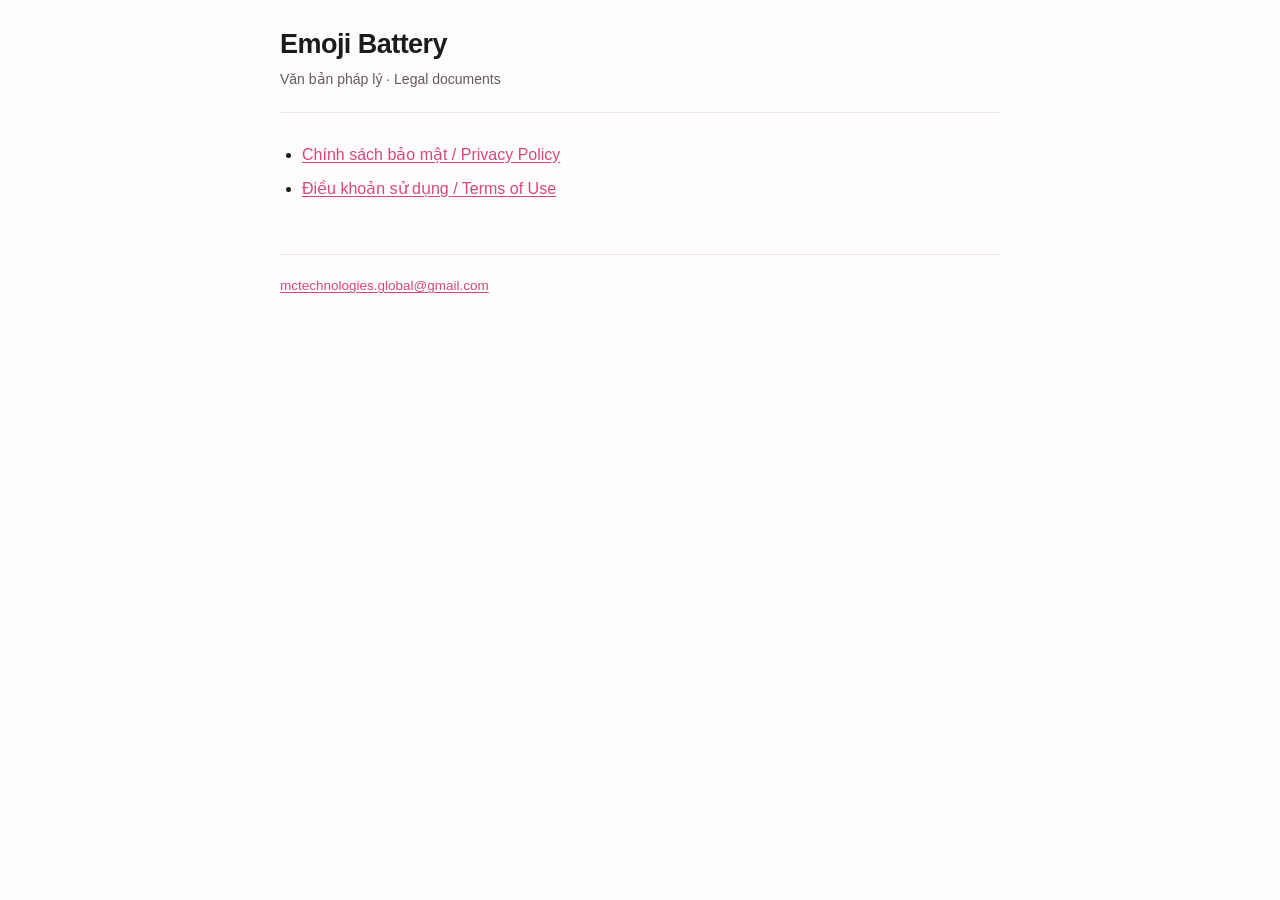
<file: index.html>
<!doctype html>
<html lang="vi">
<head>
<meta charset="utf-8">
<meta name="viewport" content="width=device-width, initial-scale=1">
<title>Emoji Battery — Văn bản pháp lý</title>
<link rel="stylesheet" href="legal.css">
</head>
<body>
<div class="wrap">
<header>
  <h1>Emoji Battery</h1>
  <p class="sub">Văn bản pháp lý · Legal documents</p>
</header>
<ul>
  <li><a href="privacy.html">Chính sách bảo mật / Privacy Policy</a></li>
  <li><a href="terms.html">Điều khoản sử dụng / Terms of Use</a></li>
</ul>
<footer>
  <p><a href="mailto:mctechnologies.global@gmail.com">mctechnologies.global@gmail.com</a></p>
</footer>
</div>
</body>
</html>
</file>
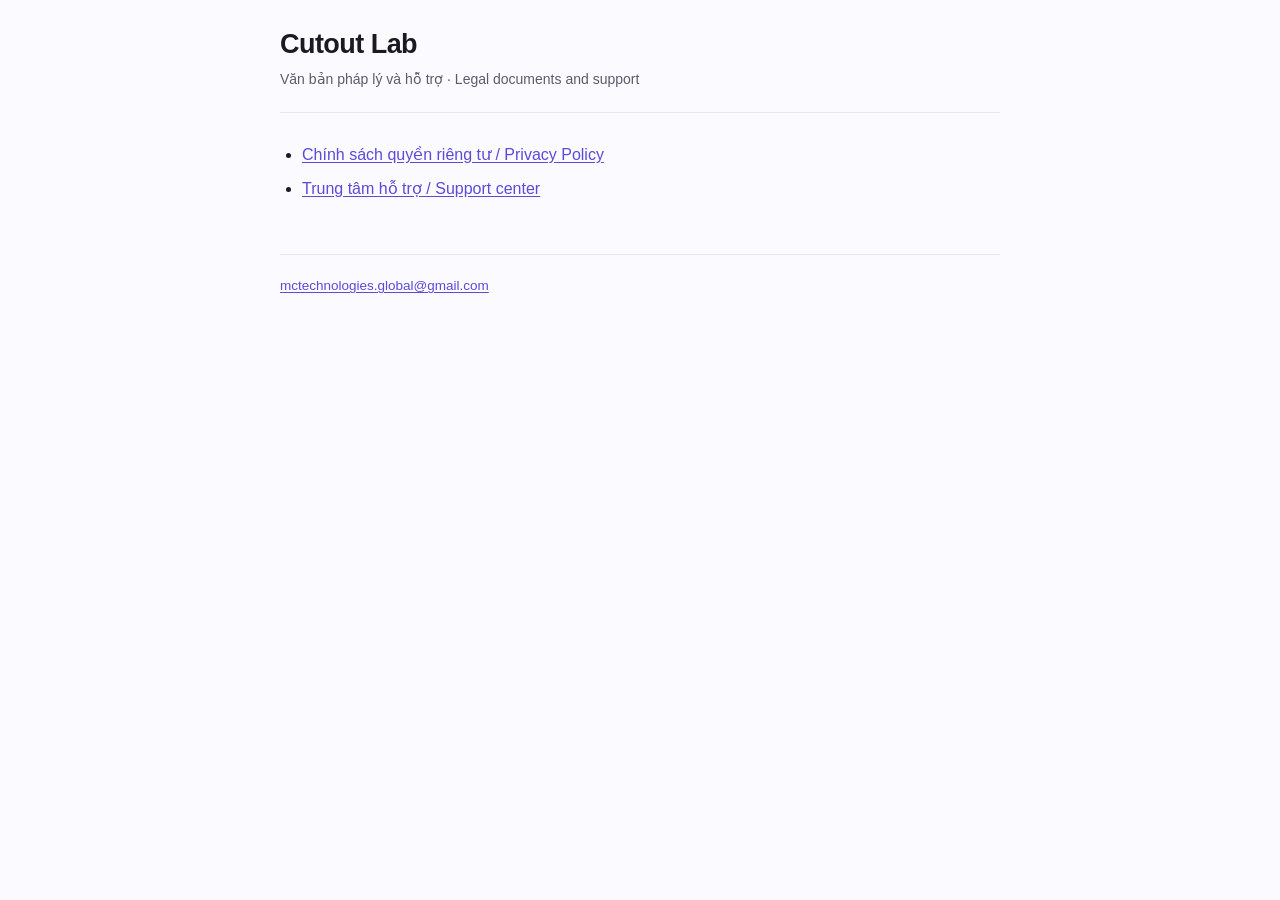
<file: cutoutlab/index.html>
<!doctype html>
<html lang="vi">
<head>
<meta charset="utf-8">
<meta name="viewport" content="width=device-width, initial-scale=1">
<title>Cutout Lab — Văn bản pháp lý và hỗ trợ</title>
<link rel="stylesheet" href="legal.css">
</head>
<body>
<div class="wrap">
<header>
  <h1>Cutout Lab</h1>
  <p class="sub">Văn bản pháp lý và hỗ trợ · Legal documents and support</p>
</header>
<ul>
  <li><a href="privacy.html">Chính sách quyền riêng tư / Privacy Policy</a></li>
  <li><a href="support.html">Trung tâm hỗ trợ / Support center</a></li>
</ul>
<footer>
  <p><a href="mailto:mctechnologies.global@gmail.com">mctechnologies.global@gmail.com</a></p>
</footer>
</div>
</body>
</html>
</file>
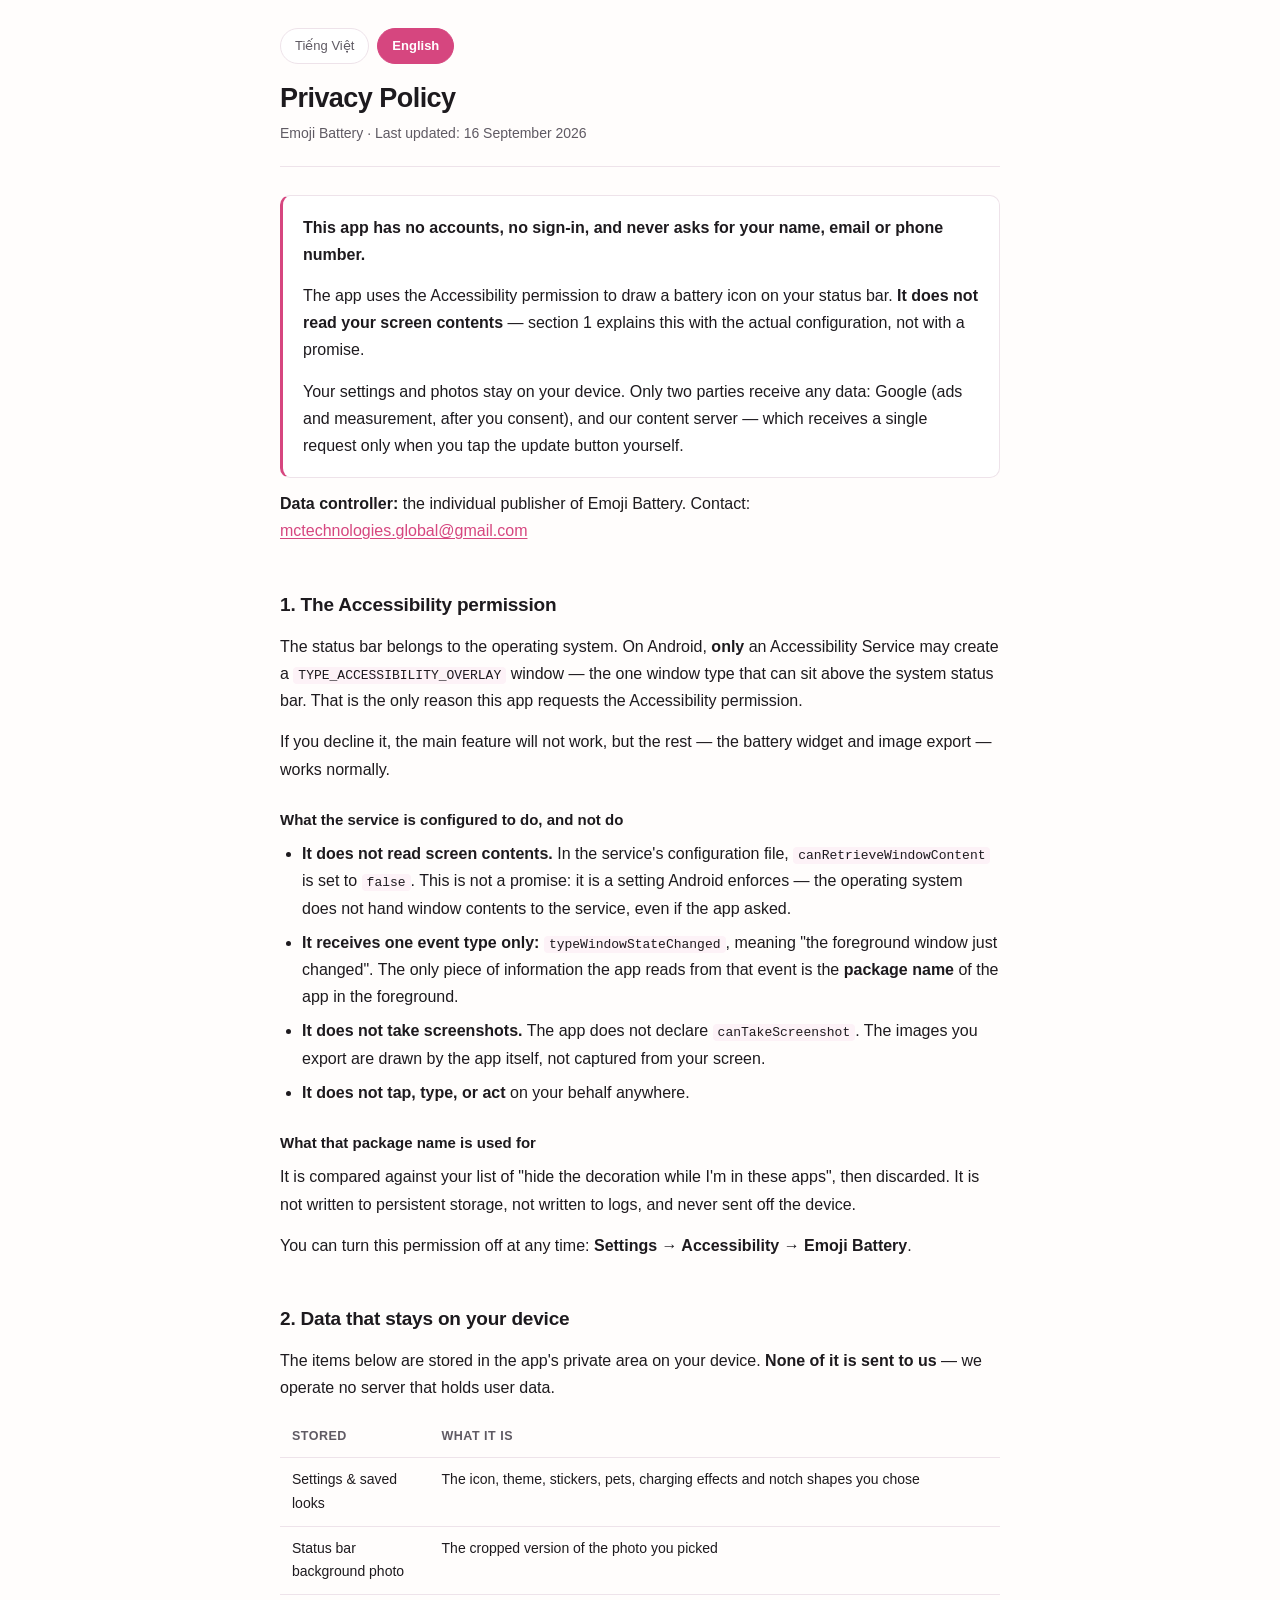
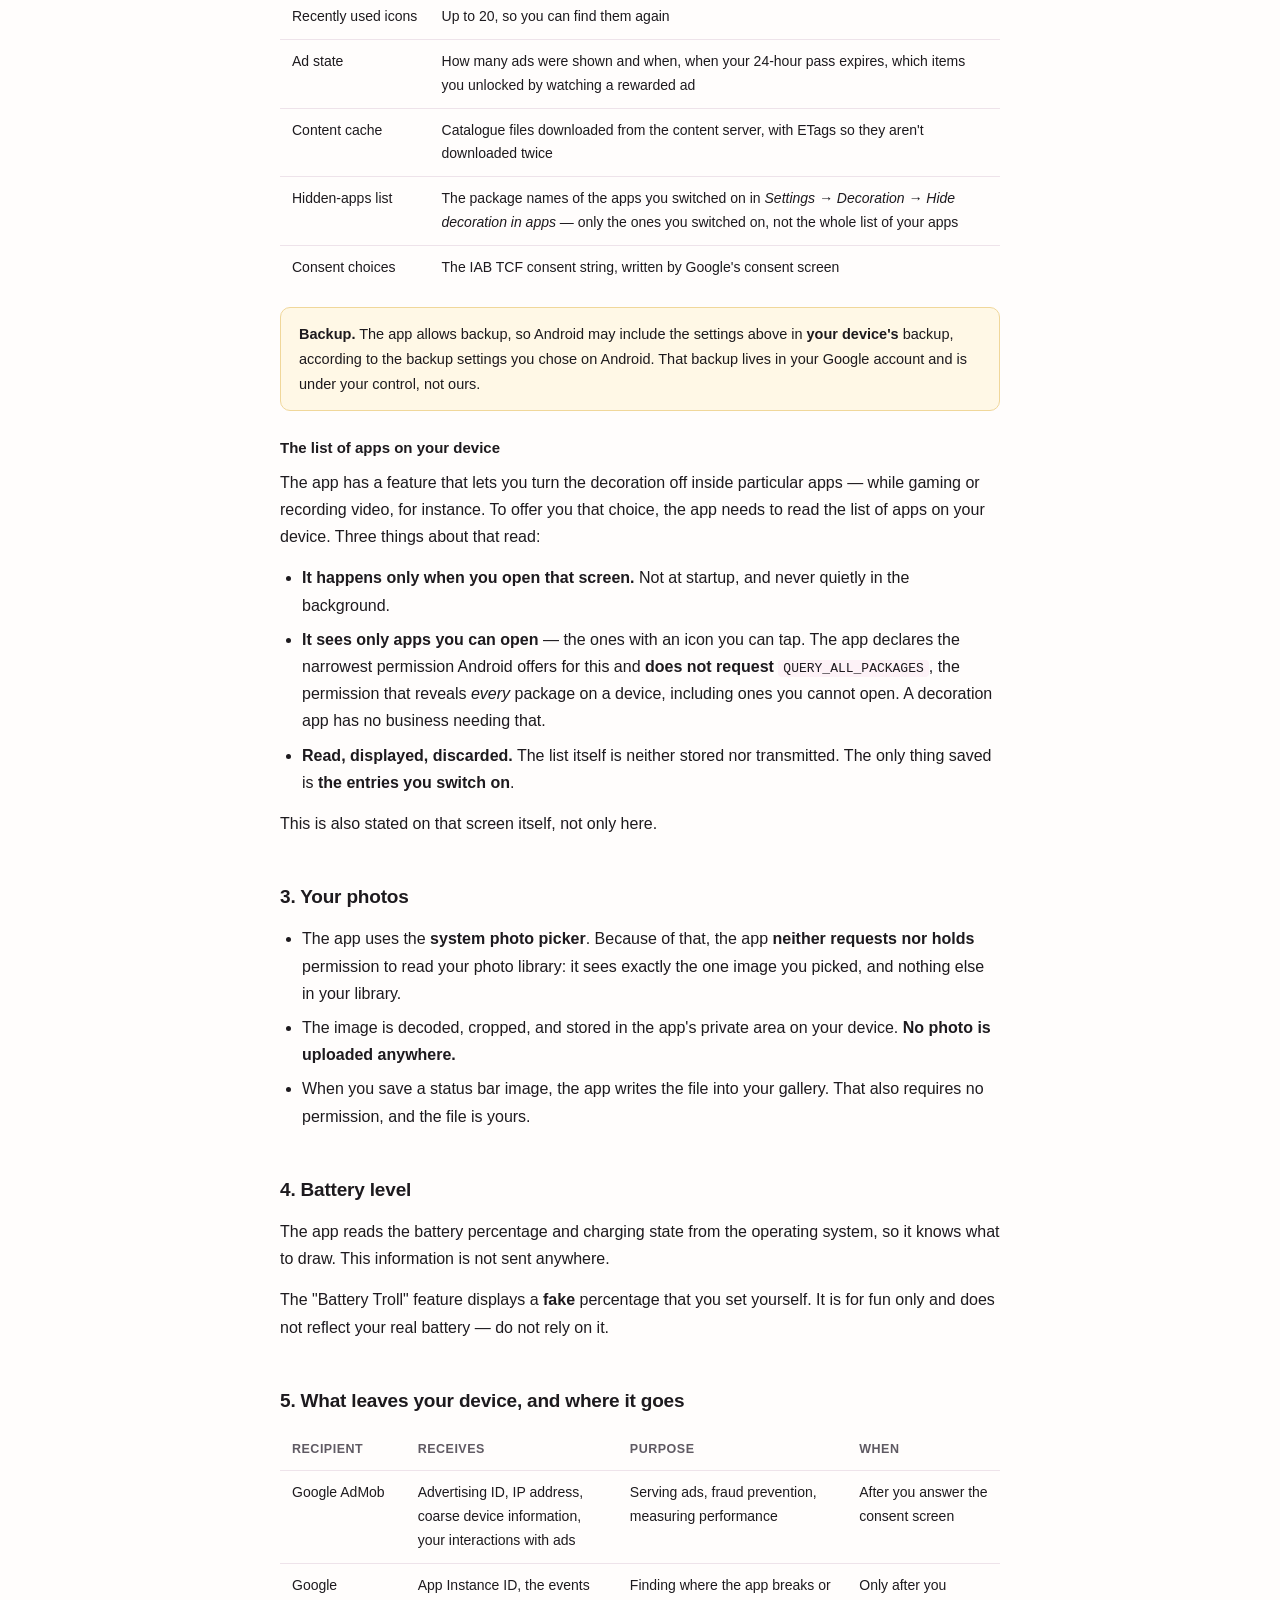
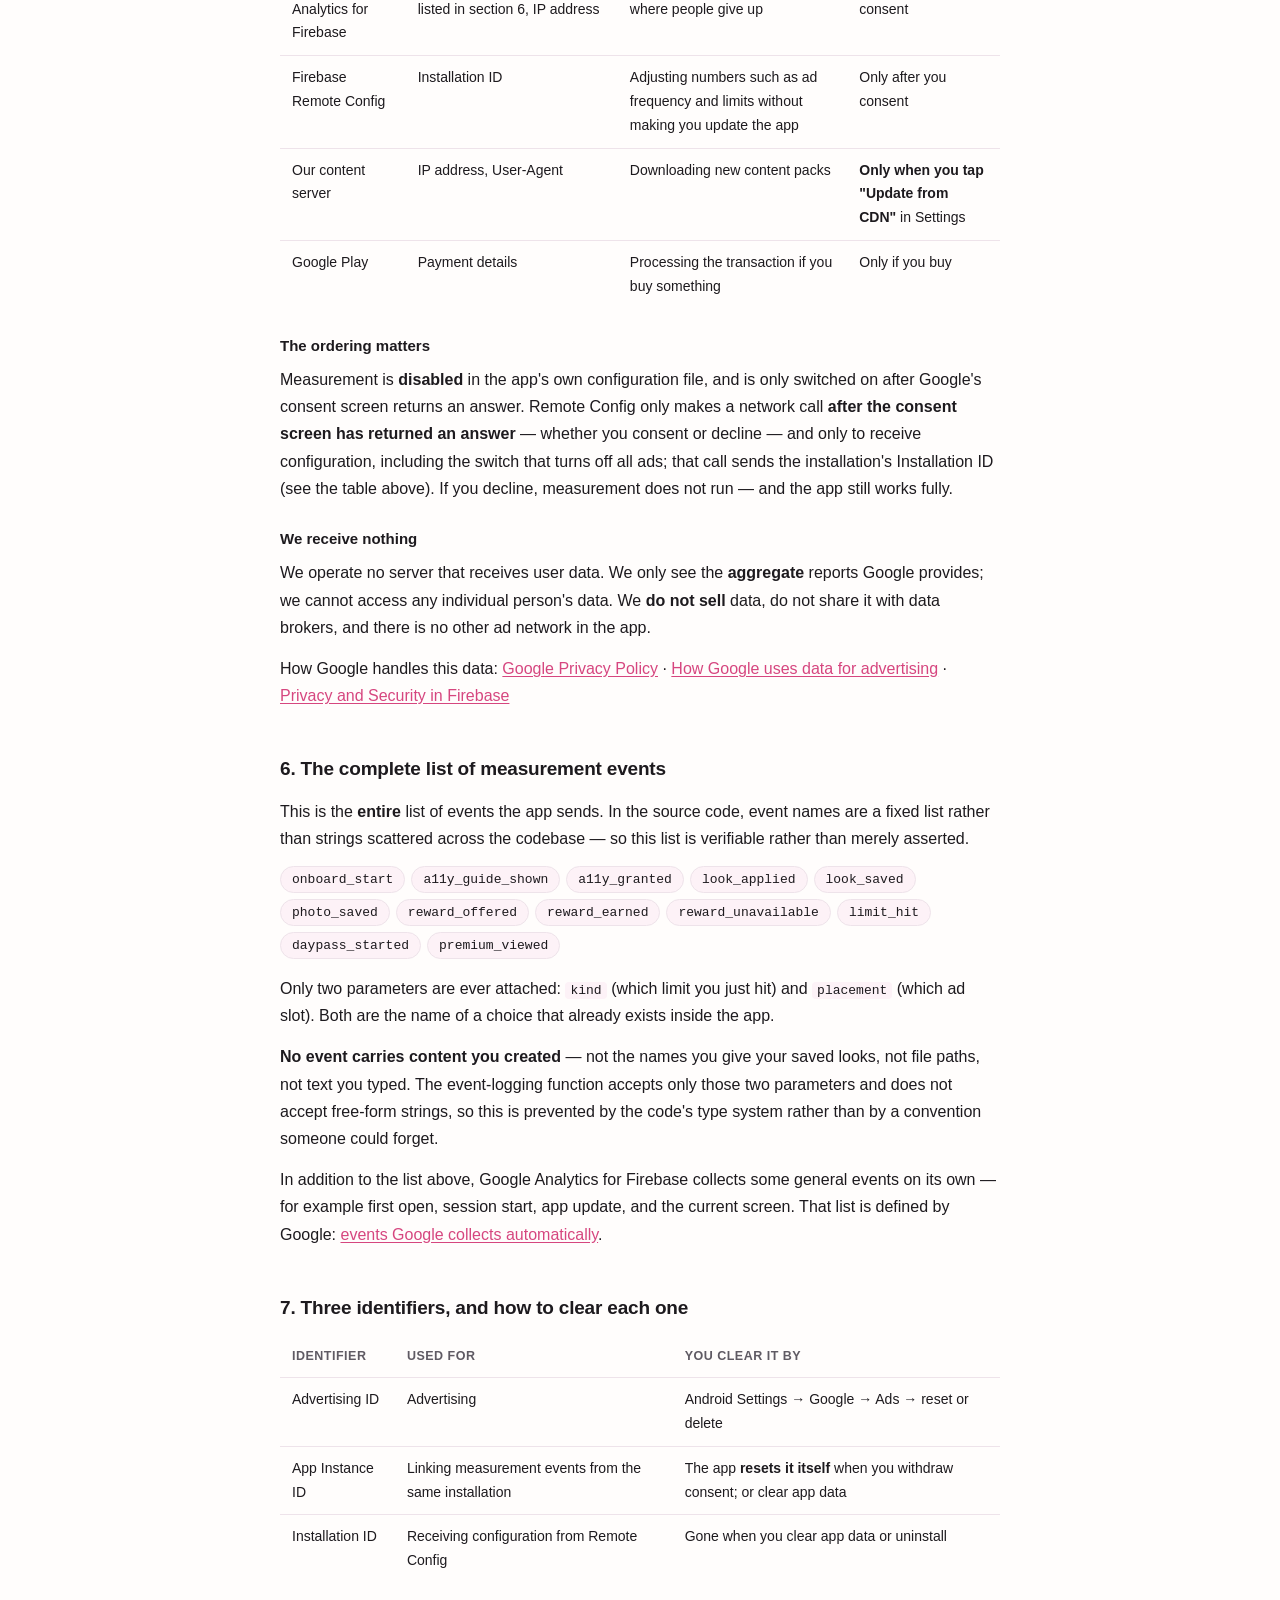
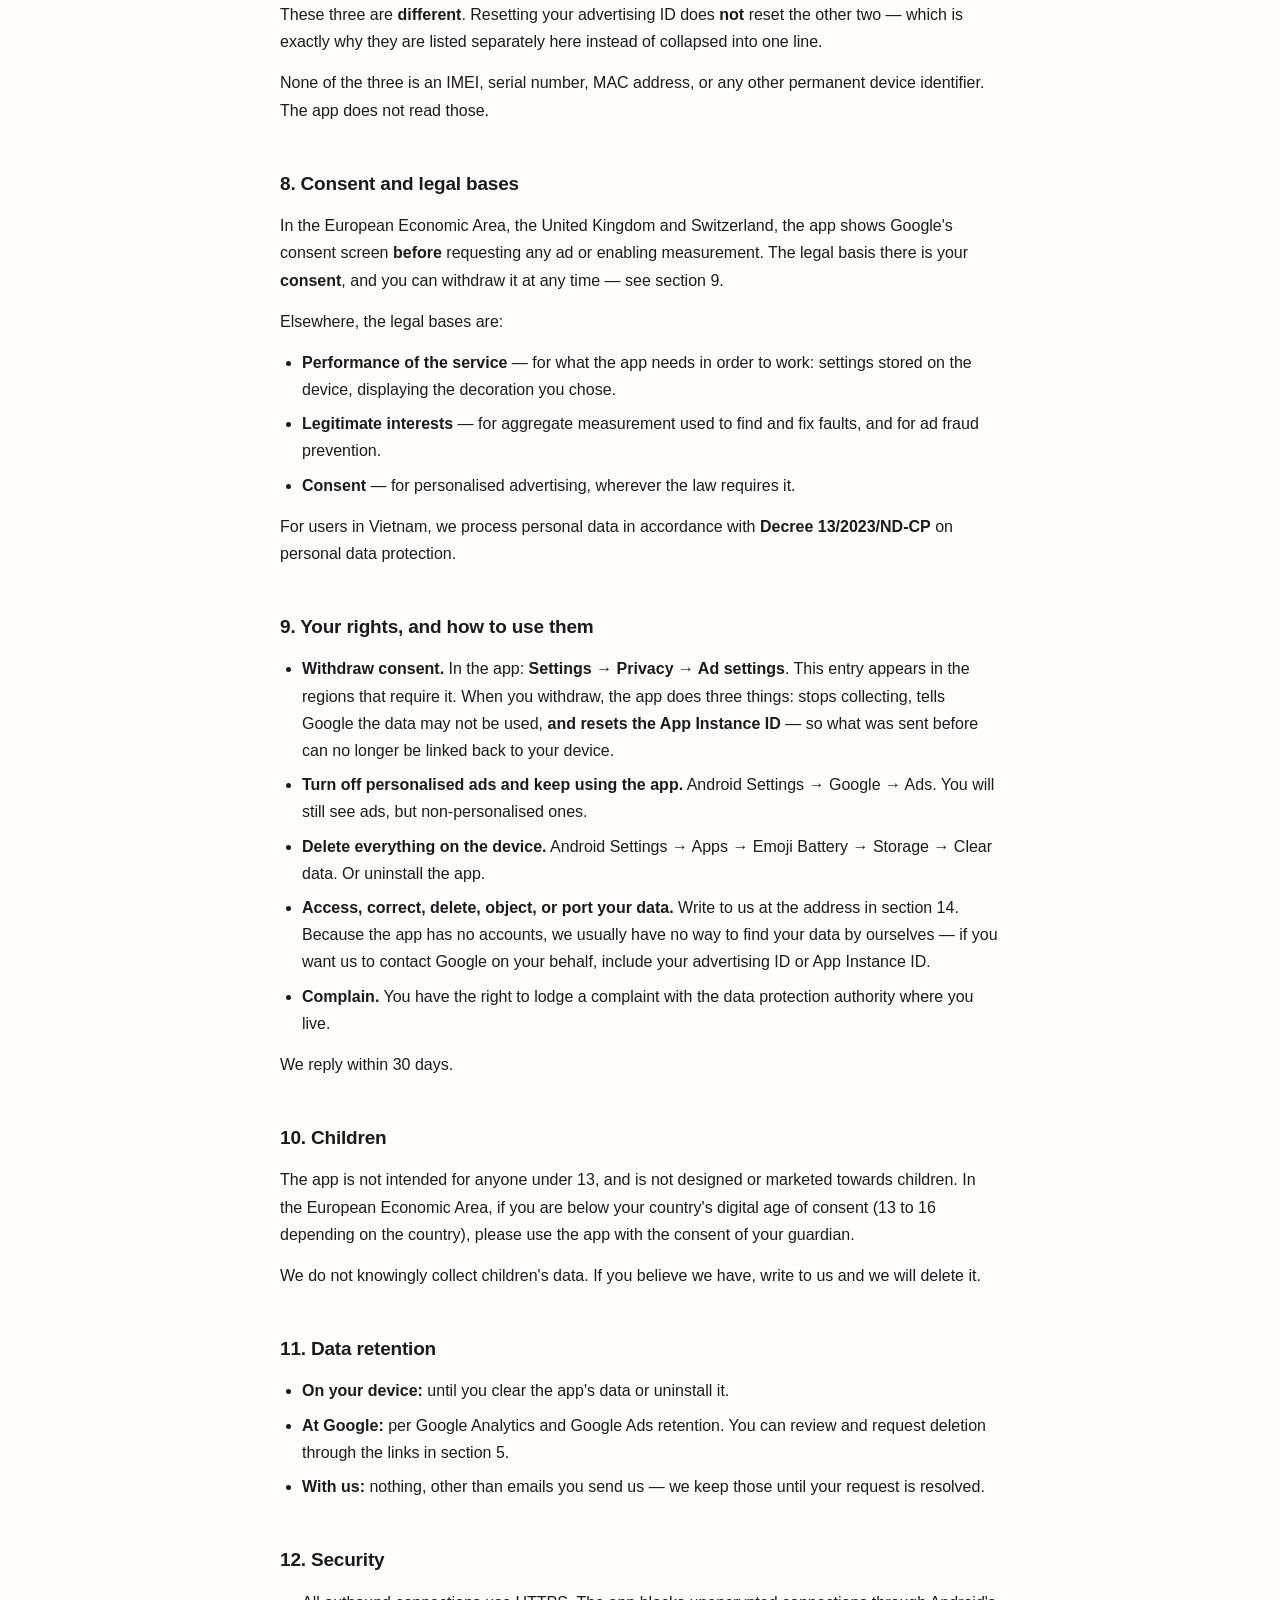
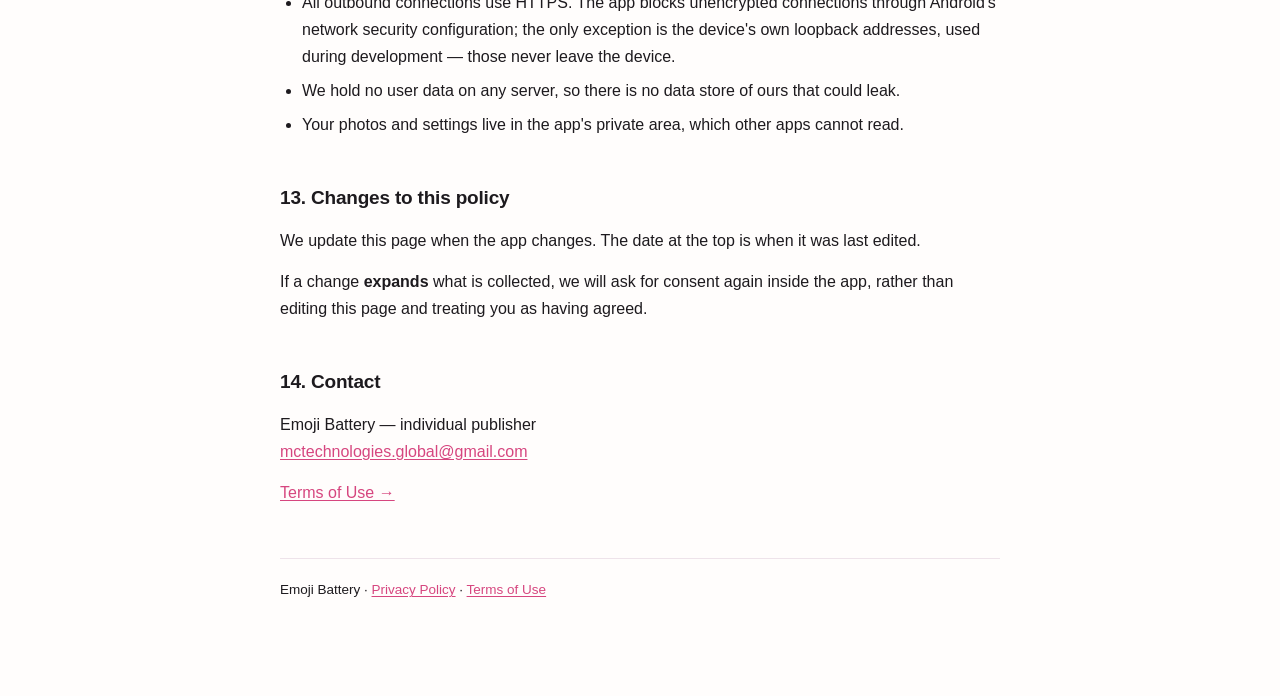
<file: privacy.html>
<!doctype html>
<html lang="vi">
<head>
<meta charset="utf-8">
<meta name="viewport" content="width=device-width, initial-scale=1">
<title>Chính sách bảo mật — Emoji Battery</title>
<meta name="description" content="Chính sách bảo mật của ứng dụng Emoji Battery.">
<link rel="stylesheet" href="legal.css">
<script>
  // Dat lop truoc khi ve, de khong nhay mot nhip tieng Viet roi moi doi sang tieng Anh.
  try {
    var l = localStorage.getItem('lang');
    if (!l) l = (navigator.language || '').toLowerCase().indexOf('vi') === 0 ? 'vi' : 'en';
    if (l === 'en') document.documentElement.className = 'lang-en';
  } catch (e) {}
</script>
</head>
<body>
<div class="wrap">

<div class="langbar">
  <button type="button" data-set="vi">Tiếng Việt</button>
  <button type="button" data-set="en">English</button>
</div>

<!-- ==================== TIẾNG VIỆT ==================== -->
<div data-lang="vi">

<header>
  <h1>Chính sách bảo mật</h1>
  <p class="sub">Emoji Battery · Cập nhật lần cuối: 16 tháng 9, 2026</p>
</header>

<div class="lede">
  <p><strong>Ứng dụng này không có tài khoản, không đăng nhập, và không hỏi tên, email hay số điện thoại của bạn.</strong></p>
  <p>Ứng dụng dùng quyền Trợ năng để vẽ icon pin lên thanh trạng thái. <strong>Nó không đọc nội dung màn hình của bạn</strong> — mục 1 giải thích điều này bằng cấu hình cụ thể, không phải bằng một lời hứa.</p>
  <p>Thiết lập và ảnh của bạn nằm trên máy bạn. Chỉ có hai nơi nhận dữ liệu: Google (quảng cáo và đo lường, sau khi bạn đồng ý), và máy chủ nội dung của chúng tôi — nơi này chỉ nhận một yêu cầu khi bạn tự bấm nút cập nhật.</p>
</div>

<p><strong>Bên chịu trách nhiệm dữ liệu:</strong> cá nhân phát hành ứng dụng Emoji Battery.
Liên hệ: <a href="mailto:mctechnologies.global@gmail.com">mctechnologies.global@gmail.com</a></p>

<div class="toc">
<ol>
  <li><a href="#a11y">Quyền Trợ năng</a></li>
  <li><a href="#local">Dữ liệu nằm trên máy bạn</a></li>
  <li><a href="#photos">Ảnh của bạn</a></li>
  <li><a href="#battery">Mức pin</a></li>
  <li><a href="#third">Những gì rời khỏi máy bạn, và đi tới ai</a></li>
  <li><a href="#events">Danh sách đầy đủ các sự kiện đo lường</a></li>
  <li><a href="#ids">Ba mã định danh, và cách xoá từng cái</a></li>
  <li><a href="#consent">Đồng thuận và cơ sở pháp lý</a></li>
  <li><a href="#rights">Quyền của bạn, và cách dùng</a></li>
  <li><a href="#children">Trẻ em</a></li>
  <li><a href="#retention">Lưu giữ dữ liệu</a></li>
  <li><a href="#security">Bảo mật</a></li>
  <li><a href="#changes">Thay đổi chính sách</a></li>
  <li><a href="#contact">Liên hệ</a></li>
</ol>
</div>

<h2 id="a11y">1. Quyền Trợ năng</h2>

<p>Thanh trạng thái thuộc về hệ điều hành. Trên Android, <strong>chỉ</strong> một Accessibility Service được phép tạo cửa sổ loại <code>TYPE_ACCESSIBILITY_OVERLAY</code> — loại cửa sổ duy nhất có thể nằm bên trên thanh trạng thái của hệ thống. Đó là lý do duy nhất ứng dụng này xin quyền Trợ năng.</p>

<p>Không cấp quyền đó thì tính năng chính không hoạt động, nhưng các phần khác — widget pin và việc xuất ảnh — vẫn dùng được bình thường.</p>

<h3>Service này được cấu hình để làm gì, và không làm gì</h3>
<ul>
  <li><strong>Không đọc nội dung màn hình.</strong> Trong tệp cấu hình của service, <code>canRetrieveWindowContent</code> được đặt <code>false</code>. Đây không phải một lời hứa suông: đó là một thiết lập do Android thi hành — hệ điều hành không giao nội dung cửa sổ cho service, kể cả khi ứng dụng muốn.</li>
  <li><strong>Chỉ nhận một loại sự kiện:</strong> <code>typeWindowStateChanged</code>, nghĩa là "cửa sổ đang ở trước vừa thay đổi". Thông tin duy nhất ứng dụng đọc từ sự kiện đó là <strong>tên gói</strong> của ứng dụng đang mở.</li>
  <li><strong>Không chụp ảnh màn hình.</strong> Ứng dụng không khai quyền <code>canTakeScreenshot</code>. Ảnh mà bạn xuất ra là do ứng dụng tự vẽ lại thanh pin, không phải ảnh chụp màn hình của bạn.</li>
  <li><strong>Không bấm, không nhập, không điều khiển</strong> thay bạn ở bất cứ đâu.</li>
</ul>

<h3>Tên gói đó được dùng làm gì</h3>
<p>Nó được so với danh sách "ẩn trang trí khi đang ở trong những ứng dụng này", rồi bỏ đi. Nó không được ghi vào bộ nhớ lâu dài, không vào bản ghi lỗi, và không được gửi ra khỏi máy.</p>

<p>Bạn tắt quyền này bất cứ lúc nào: <strong>Cài đặt → Trợ năng → Emoji Battery</strong>.</p>

<h2 id="local">2. Dữ liệu nằm trên máy bạn</h2>

<p>Những mục dưới đây được lưu trong vùng riêng của ứng dụng trên máy bạn. <strong>Không mục nào được gửi tới chúng tôi</strong> — chúng tôi không có máy chủ nào giữ dữ liệu người dùng.</p>

<div class="scroll">
<table>
<thead><tr><th>Lưu gì</th><th>Là gì</th></tr></thead>
<tbody>
<tr><td>Thiết lập &amp; bộ đã lưu</td><td>Icon, chủ đề, sticker, pet, hiệu ứng sạc, hình khuyết mà bạn chọn</td></tr>
<tr><td>Ảnh nền thanh</td><td>Bản đã cắt của tấm ảnh bạn chọn</td></tr>
<tr><td>Icon dùng gần đây</td><td>Tối đa 20 mục, để bạn tìm lại nhanh</td></tr>
<tr><td>Trạng thái quảng cáo</td><td>Số lần đã hiện và thời điểm, hạn của "Mở tất cả 24 giờ", các mục bạn đã mở bằng quảng cáo có thưởng</td></tr>
<tr><td>Đệm nội dung</td><td>Các tệp danh mục tải từ máy chủ nội dung, kèm ETag để lần sau không tải lại</td></tr>
<tr><td>Danh sách ẩn trang trí</td><td>Tên gói của những ứng dụng bạn đã bật trong <em>Cài đặt → Trang trí → Ẩn trang trí trong ứng dụng</em> — chỉ những mục bạn bật, không phải cả danh sách ứng dụng</td></tr>
<tr><td>Lựa chọn đồng thuận</td><td>Chuỗi đồng thuận theo chuẩn IAB TCF, do màn hình đồng thuận của Google ghi vào</td></tr>
</tbody>
</table>
</div>

<div class="note">
<p><strong>Sao lưu.</strong> Ứng dụng cho phép sao lưu, nên Android có thể đưa các thiết lập trên vào bản sao lưu của <strong>máy bạn</strong>, theo cài đặt sao lưu mà bạn chọn trên Android. Bản sao lưu đó nằm trong tài khoản Google của bạn và do bạn kiểm soát, không phải của chúng tôi.</p>
</div>

<h3>Danh sách ứng dụng trên máy bạn</h3>

<p>Ứng dụng có một tính năng để bạn tắt trang trí trong những ứng dụng nhất định — ví dụ khi đang chơi game hay quay phim. Để bày ra cho bạn chọn, ứng dụng cần đọc danh sách ứng dụng trên máy. Ba điều về việc đọc này:</p>

<ul>
  <li><strong>Chỉ đọc khi bạn mở đúng màn hình đó.</strong> Không đọc lúc khởi động, không đọc ngầm ở nền.</li>
  <li><strong>Chỉ thấy những ứng dụng bạn mở được</strong> — tức những ứng dụng có biểu tượng để bấm vào. Ứng dụng khai quyền hẹp nhất mà Android cho phép cho việc này, và <strong>không xin</strong> <code>QUERY_ALL_PACKAGES</code> — quyền cho phép thấy <em>mọi</em> gói trên máy, kể cả những gói bạn không mở được. Một ứng dụng trang trí không có lý do gì cần đến nó.</li>
  <li><strong>Đọc ra, hiện lên, rồi bỏ.</strong> Cả danh sách không được lưu và không được gửi đi đâu. Thứ duy nhất được lưu là <strong>những mục bạn tự bật</strong>.</li>
</ul>

<p>Câu này cũng được ghi ngay trên chính màn hình đó, không chỉ ở đây.</p>

<h2 id="photos">3. Ảnh của bạn</h2>

<ul>
  <li>Ứng dụng dùng <strong>bộ chọn ảnh của hệ thống</strong>. Vì thế ứng dụng <strong>không xin và không có</strong> quyền đọc thư viện ảnh: nó chỉ nhìn thấy đúng tấm ảnh bạn chọn, và không thấy gì khác trong thư viện.</li>
  <li>Ảnh được giải mã, cắt, rồi lưu trong vùng riêng của ứng dụng trên máy bạn. <strong>Không tấm ảnh nào được tải lên bất cứ đâu.</strong></li>
  <li>Khi bạn lưu ảnh thanh pin, ứng dụng ghi tệp vào thư viện của bạn. Việc này cũng không cần quyền, và tệp đó thuộc về bạn.</li>
</ul>

<h2 id="battery">4. Mức pin</h2>

<p>Ứng dụng đọc phần trăm pin và trạng thái sạc từ hệ điều hành, để biết phải vẽ gì. Thông tin này không được gửi đi đâu.</p>

<p>Riêng tính năng "Battery Troll" hiển thị một phần trăm <strong>giả</strong> do chính bạn đặt. Nó chỉ để cho vui và không phản ánh pin thật của máy — đừng dựa vào nó.</p>

<h2 id="third">5. Những gì rời khỏi máy bạn, và đi tới ai</h2>

<div class="scroll">
<table>
<thead><tr><th>Bên nhận</th><th>Nhận gì</th><th>Để làm gì</th><th>Khi nào</th></tr></thead>
<tbody>
<tr>
  <td>Google AdMob</td>
  <td>Advertising ID, địa chỉ IP, thông tin thiết bị ở mức chung, tương tác của bạn với quảng cáo</td>
  <td>Hiển thị quảng cáo, chống gian lận, đo hiệu quả</td>
  <td>Sau khi bạn trả lời màn hình đồng thuận</td>
</tr>
<tr>
  <td>Google Analytics for Firebase</td>
  <td>App Instance ID, các sự kiện liệt kê ở mục 6, địa chỉ IP</td>
  <td>Biết chỗ nào trong ứng dụng bị lỗi hoặc bị bỏ giữa đường</td>
  <td>Chỉ sau khi bạn đồng ý</td>
</tr>
<tr>
  <td>Firebase Remote Config</td>
  <td>Installation ID</td>
  <td>Đổi vài con số như tần suất quảng cáo và hạn mức, mà không cần bạn cập nhật ứng dụng</td>
  <td>Chỉ sau khi bạn đồng ý</td>
</tr>
<tr>
  <td>Máy chủ nội dung của chúng tôi</td>
  <td>Địa chỉ IP, User-Agent</td>
  <td>Tải gói nội dung mới</td>
  <td><strong>Chỉ khi bạn tự bấm "Cập nhật từ CDN"</strong> trong Cài đặt</td>
</tr>
<tr>
  <td>Google Play</td>
  <td>Thông tin thanh toán</td>
  <td>Xử lý giao dịch nếu bạn mua</td>
  <td>Chỉ khi bạn mua</td>
</tr>
</tbody>
</table>
</div>

<h3>Thứ tự — điều này quan trọng</h3>
<p>Đo lường bị <strong>tắt</strong> ngay trong tệp cấu hình của ứng dụng, và chỉ được bật sau khi màn hình đồng thuận của Google trả về kết quả. Remote Config chỉ gọi mạng <strong>sau khi màn hình đồng thuận đã có kết quả</strong> — dù bạn đồng ý hay từ chối — và chỉ để nhận cấu hình, trong đó có công tắc tắt toàn bộ quảng cáo; lần gọi đó gửi Installation ID của bản cài (xem bảng trên). Nếu bạn từ chối, đo lường không chạy — và ứng dụng vẫn dùng được đầy đủ.</p>

<h3>Chúng tôi không nhận gì</h3>
<p>Chúng tôi không có máy chủ nhận dữ liệu người dùng. Chúng tôi chỉ xem những báo cáo <strong>tổng hợp</strong> mà Google cung cấp — không truy cập được dữ liệu của một người cụ thể. Chúng tôi <strong>không bán</strong> dữ liệu, không chia sẻ với môi giới dữ liệu, và không có mạng quảng cáo nào khác trong ứng dụng.</p>

<p>Cách Google xử lý dữ liệu này:
<a href="https://policies.google.com/privacy">Chính sách bảo mật của Google</a> ·
<a href="https://policies.google.com/technologies/ads">Google và quảng cáo</a> ·
<a href="https://firebase.google.com/support/privacy">Quyền riêng tư và bảo mật trong Firebase</a></p>

<h2 id="events">6. Danh sách đầy đủ các sự kiện đo lường</h2>

<p>Đây là <strong>toàn bộ</strong> danh sách sự kiện mà ứng dụng gửi. Trong mã nguồn, tên sự kiện là một danh sách cố định chứ không phải những chuỗi rải rác khắp nơi — nên danh sách này kiểm chứng được, thay vì chỉ để bạn tin.</p>

<ul class="chips">
<li>onboard_start</li><li>a11y_guide_shown</li><li>a11y_granted</li>
<li>look_applied</li><li>look_saved</li><li>photo_saved</li>
<li>reward_offered</li><li>reward_earned</li><li>reward_unavailable</li>
<li>limit_hit</li><li>daypass_started</li><li>premium_viewed</li>
</ul>

<p>Chỉ hai tham số được gửi kèm: <code data-param>kind</code> (loại hạn mức bạn vừa chạm) và <code data-param>placement</code> (vị trí quảng cáo). Cả hai đều là tên của một lựa chọn có sẵn trong ứng dụng.</p>

<p><strong>Không sự kiện nào mang nội dung do bạn tạo ra</strong> — không tên bộ bạn tự đặt, không đường dẫn tệp, không nội dung bạn nhập. Hàm ghi sự kiện chỉ nhận đúng hai tham số kể trên và không nhận chuỗi tự do, nên điều này bị ngăn bởi chính kiểu dữ liệu của mã nguồn, không phải bởi một quy ước có thể quên.</p>

<p>Ngoài danh sách trên, Google Analytics for Firebase tự thu thập một số sự kiện chung — chẳng hạn lần mở đầu tiên, bắt đầu phiên, cập nhật ứng dụng, và màn hình đang xem. Danh sách đó do Google định nghĩa:
<a href="https://firebase.google.com/docs/analytics/automatic-events">các sự kiện Google tự thu thập</a>.</p>

<h2 id="ids">7. Ba mã định danh, và cách xoá từng cái</h2>

<div class="scroll">
<table>
<thead><tr><th>Mã</th><th>Dùng để</th><th>Bạn xoá bằng cách</th></tr></thead>
<tbody>
<tr>
  <td>Advertising ID</td>
  <td>Quảng cáo</td>
  <td>Cài đặt Android → Google → Quảng cáo → đặt lại hoặc xoá</td>
</tr>
<tr>
  <td>App Instance ID</td>
  <td>Nối các sự kiện đo lường của cùng một bản cài</td>
  <td>Ứng dụng <strong>tự đặt lại</strong> khi bạn rút đồng thuận; hoặc xoá dữ liệu ứng dụng</td>
</tr>
<tr>
  <td>Installation ID</td>
  <td>Nhận cấu hình từ Remote Config</td>
  <td>Mất khi bạn xoá dữ liệu ứng dụng hoặc gỡ ứng dụng</td>
</tr>
</tbody>
</table>
</div>

<p>Ba mã này <strong>khác nhau</strong>. Đặt lại advertising ID <strong>không</strong> đặt lại hai mã còn lại — đó chính là lý do chúng được ghi riêng ở đây thay vì gộp thành một dòng.</p>

<p>Không mã nào trong ba mã trên là số IMEI, số serial, địa chỉ MAC, hay bất kỳ định danh cố định nào của máy. Ứng dụng không đọc những thứ đó.</p>

<h2 id="consent">8. Đồng thuận và cơ sở pháp lý</h2>

<p>Tại Khu vực Kinh tế Châu Âu, Vương quốc Anh và Thuỵ Sĩ, ứng dụng hiển thị màn hình đồng thuận của Google <strong>trước</strong> khi gọi quảng cáo hoặc bật đo lường. Cơ sở pháp lý ở đây là <strong>sự đồng ý</strong> của bạn, và bạn rút lại được bất cứ lúc nào — xem mục 9.</p>

<p>Ở các vùng khác, cơ sở pháp lý là:</p>
<ul>
  <li><strong>Thực hiện dịch vụ</strong> — cho những gì cần để ứng dụng chạy: thiết lập lưu trên máy, hiển thị trang trí bạn đã chọn.</li>
  <li><strong>Lợi ích chính đáng</strong> — cho việc đo lường ở mức tổng hợp nhằm tìm và sửa lỗi, và cho việc chống gian lận quảng cáo.</li>
  <li><strong>Sự đồng ý</strong> — cho quảng cáo cá nhân hoá, ở những nơi luật yêu cầu.</li>
</ul>

<p>Với người dùng tại Việt Nam, chúng tôi xử lý dữ liệu cá nhân theo <strong>Nghị định 13/2023/NĐ-CP</strong> về bảo vệ dữ liệu cá nhân.</p>

<h2 id="rights">9. Quyền của bạn, và cách dùng</h2>

<ul>
  <li><strong>Rút đồng thuận.</strong> Trong ứng dụng: <strong>Cài đặt → Quyền riêng tư → Cài đặt quảng cáo</strong>. Hạng mục này hiện ở những vùng cần đến nó. Khi bạn rút, ứng dụng làm ba việc: ngừng thu thập, nói cho Google biết là không được dùng dữ liệu, <strong>và đặt lại App Instance ID</strong> — nên những gì đã gửi trước đó không còn đường nối lại với máy của bạn.</li>
  <li><strong>Tắt quảng cáo cá nhân hoá mà vẫn dùng ứng dụng.</strong> Cài đặt Android → Google → Quảng cáo. Bạn vẫn thấy quảng cáo, nhưng là quảng cáo không cá nhân hoá.</li>
  <li><strong>Xoá toàn bộ dữ liệu trên máy.</strong> Cài đặt Android → Ứng dụng → Emoji Battery → Bộ nhớ → Xoá dữ liệu. Hoặc gỡ ứng dụng.</li>
  <li><strong>Truy cập, sửa, xoá, phản đối, hoặc mang dữ liệu đi.</strong> Viết cho chúng tôi ở địa chỉ tại mục 14. Vì ứng dụng không có tài khoản, thường chúng tôi không có cách nào tự tìm ra dữ liệu của riêng bạn — nếu bạn muốn chúng tôi liên hệ Google thay bạn, hãy kèm advertising ID hoặc App Instance ID của bạn.</li>
  <li><strong>Khiếu nại.</strong> Bạn có quyền khiếu nại với cơ quan bảo vệ dữ liệu tại nơi bạn sinh sống.</li>
</ul>

<p>Chúng tôi trả lời trong vòng 30 ngày.</p>

<h2 id="children">10. Trẻ em</h2>

<p>Ứng dụng không dành cho người dưới 13 tuổi, và không được thiết kế hay tiếp thị hướng tới trẻ em. Tại Khu vực Kinh tế Châu Âu, nếu bạn chưa đủ tuổi đồng thuận số theo luật nước bạn (13 đến 16 tuỳ nước), hãy dùng ứng dụng với sự đồng ý của người có quyền giám hộ.</p>

<p>Chúng tôi không cố ý thu thập dữ liệu của trẻ em. Nếu bạn cho rằng chúng tôi đã làm vậy, hãy viết cho chúng tôi và chúng tôi sẽ xoá.</p>

<h2 id="retention">11. Lưu giữ dữ liệu</h2>

<ul>
  <li><strong>Trên máy bạn:</strong> giữ đến khi bạn xoá dữ liệu ứng dụng hoặc gỡ ứng dụng.</li>
  <li><strong>Ở Google:</strong> theo thời hạn lưu giữ của Google Analytics và Google Ads. Bạn xem và yêu cầu xoá qua các liên kết ở mục 5.</li>
  <li><strong>Ở chúng tôi:</strong> không có gì, ngoài các email bạn gửi cho chúng tôi — chúng tôi giữ chúng cho đến khi giải quyết xong yêu cầu của bạn.</li>
</ul>

<h2 id="security">12. Bảo mật</h2>

<ul>
  <li>Mọi kết nối ra ngoài đều dùng HTTPS. Ứng dụng chặn kết nối không mã hoá bằng cấu hình bảo mật mạng của Android; ngoại lệ duy nhất là các địa chỉ nội bộ của chính máy, dùng khi phát triển — những địa chỉ đó không rời khỏi máy.</li>
  <li>Chúng tôi không giữ dữ liệu người dùng trên máy chủ nào, nên không có kho dữ liệu nào của chúng tôi có thể bị rò rỉ.</li>
  <li>Ảnh và thiết lập của bạn nằm trong vùng riêng của ứng dụng, các ứng dụng khác không đọc được.</li>
</ul>

<h2 id="changes">13. Thay đổi chính sách</h2>

<p>Chúng tôi cập nhật trang này khi ứng dụng thay đổi. Ngày ở đầu trang là ngày sửa gần nhất.</p>

<p>Nếu có thay đổi <strong>mở rộng</strong> những gì được thu thập, chúng tôi sẽ hỏi lại đồng thuận trong ứng dụng, chứ không chỉ sửa trang này rồi coi như bạn đã đồng ý.</p>

<h2 id="contact">14. Liên hệ</h2>

<p>Emoji Battery — cá nhân phát hành<br>
<a href="mailto:mctechnologies.global@gmail.com">mctechnologies.global@gmail.com</a></p>

<p><a href="terms.html">Điều khoản sử dụng →</a></p>

</div>

<!-- ==================== ENGLISH ==================== -->
<div data-lang="en">

<header>
  <h1>Privacy Policy</h1>
  <p class="sub">Emoji Battery · Last updated: 16 September 2026</p>
</header>

<div class="lede">
  <p><strong>This app has no accounts, no sign-in, and never asks for your name, email or phone number.</strong></p>
  <p>The app uses the Accessibility permission to draw a battery icon on your status bar. <strong>It does not read your screen contents</strong> — section 1 explains this with the actual configuration, not with a promise.</p>
  <p>Your settings and photos stay on your device. Only two parties receive any data: Google (ads and measurement, after you consent), and our content server — which receives a single request only when you tap the update button yourself.</p>
</div>

<p><strong>Data controller:</strong> the individual publisher of Emoji Battery.
Contact: <a href="mailto:mctechnologies.global@gmail.com">mctechnologies.global@gmail.com</a></p>

<h2>1. The Accessibility permission</h2>

<p>The status bar belongs to the operating system. On Android, <strong>only</strong> an Accessibility Service may create a <code>TYPE_ACCESSIBILITY_OVERLAY</code> window — the one window type that can sit above the system status bar. That is the only reason this app requests the Accessibility permission.</p>

<p>If you decline it, the main feature will not work, but the rest — the battery widget and image export — works normally.</p>

<h3>What the service is configured to do, and not do</h3>
<ul>
  <li><strong>It does not read screen contents.</strong> In the service's configuration file, <code>canRetrieveWindowContent</code> is set to <code>false</code>. This is not a promise: it is a setting Android enforces — the operating system does not hand window contents to the service, even if the app asked.</li>
  <li><strong>It receives one event type only:</strong> <code>typeWindowStateChanged</code>, meaning "the foreground window just changed". The only piece of information the app reads from that event is the <strong>package name</strong> of the app in the foreground.</li>
  <li><strong>It does not take screenshots.</strong> The app does not declare <code>canTakeScreenshot</code>. The images you export are drawn by the app itself, not captured from your screen.</li>
  <li><strong>It does not tap, type, or act</strong> on your behalf anywhere.</li>
</ul>

<h3>What that package name is used for</h3>
<p>It is compared against your list of "hide the decoration while I'm in these apps", then discarded. It is not written to persistent storage, not written to logs, and never sent off the device.</p>

<p>You can turn this permission off at any time: <strong>Settings → Accessibility → Emoji Battery</strong>.</p>

<h2>2. Data that stays on your device</h2>

<p>The items below are stored in the app's private area on your device. <strong>None of it is sent to us</strong> — we operate no server that holds user data.</p>

<div class="scroll">
<table>
<thead><tr><th>Stored</th><th>What it is</th></tr></thead>
<tbody>
<tr><td>Settings &amp; saved looks</td><td>The icon, theme, stickers, pets, charging effects and notch shapes you chose</td></tr>
<tr><td>Status bar background photo</td><td>The cropped version of the photo you picked</td></tr>
<tr><td>Recently used icons</td><td>Up to 20, so you can find them again</td></tr>
<tr><td>Ad state</td><td>How many ads were shown and when, when your 24-hour pass expires, which items you unlocked by watching a rewarded ad</td></tr>
<tr><td>Content cache</td><td>Catalogue files downloaded from the content server, with ETags so they aren't downloaded twice</td></tr>
<tr><td>Hidden-apps list</td><td>The package names of the apps you switched on in <em>Settings → Decoration → Hide decoration in apps</em> — only the ones you switched on, not the whole list of your apps</td></tr>
<tr><td>Consent choices</td><td>The IAB TCF consent string, written by Google's consent screen</td></tr>
</tbody>
</table>
</div>

<div class="note">
<p><strong>Backup.</strong> The app allows backup, so Android may include the settings above in <strong>your device's</strong> backup, according to the backup settings you chose on Android. That backup lives in your Google account and is under your control, not ours.</p>
</div>

<h3>The list of apps on your device</h3>

<p>The app has a feature that lets you turn the decoration off inside particular apps — while gaming or recording video, for instance. To offer you that choice, the app needs to read the list of apps on your device. Three things about that read:</p>

<ul>
  <li><strong>It happens only when you open that screen.</strong> Not at startup, and never quietly in the background.</li>
  <li><strong>It sees only apps you can open</strong> — the ones with an icon you can tap. The app declares the narrowest permission Android offers for this and <strong>does not request</strong> <code>QUERY_ALL_PACKAGES</code>, the permission that reveals <em>every</em> package on a device, including ones you cannot open. A decoration app has no business needing that.</li>
  <li><strong>Read, displayed, discarded.</strong> The list itself is neither stored nor transmitted. The only thing saved is <strong>the entries you switch on</strong>.</li>
</ul>

<p>This is also stated on that screen itself, not only here.</p>

<h2>3. Your photos</h2>

<ul>
  <li>The app uses the <strong>system photo picker</strong>. Because of that, the app <strong>neither requests nor holds</strong> permission to read your photo library: it sees exactly the one image you picked, and nothing else in your library.</li>
  <li>The image is decoded, cropped, and stored in the app's private area on your device. <strong>No photo is uploaded anywhere.</strong></li>
  <li>When you save a status bar image, the app writes the file into your gallery. That also requires no permission, and the file is yours.</li>
</ul>

<h2>4. Battery level</h2>

<p>The app reads the battery percentage and charging state from the operating system, so it knows what to draw. This information is not sent anywhere.</p>

<p>The "Battery Troll" feature displays a <strong>fake</strong> percentage that you set yourself. It is for fun only and does not reflect your real battery — do not rely on it.</p>

<h2>5. What leaves your device, and where it goes</h2>

<div class="scroll">
<table>
<thead><tr><th>Recipient</th><th>Receives</th><th>Purpose</th><th>When</th></tr></thead>
<tbody>
<tr>
  <td>Google AdMob</td>
  <td>Advertising ID, IP address, coarse device information, your interactions with ads</td>
  <td>Serving ads, fraud prevention, measuring performance</td>
  <td>After you answer the consent screen</td>
</tr>
<tr>
  <td>Google Analytics for Firebase</td>
  <td>App Instance ID, the events listed in section 6, IP address</td>
  <td>Finding where the app breaks or where people give up</td>
  <td>Only after you consent</td>
</tr>
<tr>
  <td>Firebase Remote Config</td>
  <td>Installation ID</td>
  <td>Adjusting numbers such as ad frequency and limits without making you update the app</td>
  <td>Only after you consent</td>
</tr>
<tr>
  <td>Our content server</td>
  <td>IP address, User-Agent</td>
  <td>Downloading new content packs</td>
  <td><strong>Only when you tap "Update from CDN"</strong> in Settings</td>
</tr>
<tr>
  <td>Google Play</td>
  <td>Payment details</td>
  <td>Processing the transaction if you buy something</td>
  <td>Only if you buy</td>
</tr>
</tbody>
</table>
</div>

<h3>The ordering matters</h3>
<p>Measurement is <strong>disabled</strong> in the app's own configuration file, and is only switched on after Google's consent screen returns an answer. Remote Config only makes a network call <strong>after the consent screen has returned an answer</strong> — whether you consent or decline — and only to receive configuration, including the switch that turns off all ads; that call sends the installation's Installation ID (see the table above). If you decline, measurement does not run — and the app still works fully.</p>

<h3>We receive nothing</h3>
<p>We operate no server that receives user data. We only see the <strong>aggregate</strong> reports Google provides; we cannot access any individual person's data. We <strong>do not sell</strong> data, do not share it with data brokers, and there is no other ad network in the app.</p>

<p>How Google handles this data:
<a href="https://policies.google.com/privacy">Google Privacy Policy</a> ·
<a href="https://policies.google.com/technologies/ads">How Google uses data for advertising</a> ·
<a href="https://firebase.google.com/support/privacy">Privacy and Security in Firebase</a></p>

<h2>6. The complete list of measurement events</h2>

<p>This is the <strong>entire</strong> list of events the app sends. In the source code, event names are a fixed list rather than strings scattered across the codebase — so this list is verifiable rather than merely asserted.</p>

<ul class="chips">
<li>onboard_start</li><li>a11y_guide_shown</li><li>a11y_granted</li>
<li>look_applied</li><li>look_saved</li><li>photo_saved</li>
<li>reward_offered</li><li>reward_earned</li><li>reward_unavailable</li>
<li>limit_hit</li><li>daypass_started</li><li>premium_viewed</li>
</ul>

<p>Only two parameters are ever attached: <code data-param>kind</code> (which limit you just hit) and <code data-param>placement</code> (which ad slot). Both are the name of a choice that already exists inside the app.</p>

<p><strong>No event carries content you created</strong> — not the names you give your saved looks, not file paths, not text you typed. The event-logging function accepts only those two parameters and does not accept free-form strings, so this is prevented by the code's type system rather than by a convention someone could forget.</p>

<p>In addition to the list above, Google Analytics for Firebase collects some general events on its own — for example first open, session start, app update, and the current screen. That list is defined by Google:
<a href="https://firebase.google.com/docs/analytics/automatic-events">events Google collects automatically</a>.</p>

<h2>7. Three identifiers, and how to clear each one</h2>

<div class="scroll">
<table>
<thead><tr><th>Identifier</th><th>Used for</th><th>You clear it by</th></tr></thead>
<tbody>
<tr>
  <td>Advertising ID</td>
  <td>Advertising</td>
  <td>Android Settings → Google → Ads → reset or delete</td>
</tr>
<tr>
  <td>App Instance ID</td>
  <td>Linking measurement events from the same installation</td>
  <td>The app <strong>resets it itself</strong> when you withdraw consent; or clear app data</td>
</tr>
<tr>
  <td>Installation ID</td>
  <td>Receiving configuration from Remote Config</td>
  <td>Gone when you clear app data or uninstall</td>
</tr>
</tbody>
</table>
</div>

<p>These three are <strong>different</strong>. Resetting your advertising ID does <strong>not</strong> reset the other two — which is exactly why they are listed separately here instead of collapsed into one line.</p>

<p>None of the three is an IMEI, serial number, MAC address, or any other permanent device identifier. The app does not read those.</p>

<h2>8. Consent and legal bases</h2>

<p>In the European Economic Area, the United Kingdom and Switzerland, the app shows Google's consent screen <strong>before</strong> requesting any ad or enabling measurement. The legal basis there is your <strong>consent</strong>, and you can withdraw it at any time — see section 9.</p>

<p>Elsewhere, the legal bases are:</p>
<ul>
  <li><strong>Performance of the service</strong> — for what the app needs in order to work: settings stored on the device, displaying the decoration you chose.</li>
  <li><strong>Legitimate interests</strong> — for aggregate measurement used to find and fix faults, and for ad fraud prevention.</li>
  <li><strong>Consent</strong> — for personalised advertising, wherever the law requires it.</li>
</ul>

<p>For users in Vietnam, we process personal data in accordance with <strong>Decree 13/2023/ND-CP</strong> on personal data protection.</p>

<h2>9. Your rights, and how to use them</h2>

<ul>
  <li><strong>Withdraw consent.</strong> In the app: <strong>Settings → Privacy → Ad settings</strong>. This entry appears in the regions that require it. When you withdraw, the app does three things: stops collecting, tells Google the data may not be used, <strong>and resets the App Instance ID</strong> — so what was sent before can no longer be linked back to your device.</li>
  <li><strong>Turn off personalised ads and keep using the app.</strong> Android Settings → Google → Ads. You will still see ads, but non-personalised ones.</li>
  <li><strong>Delete everything on the device.</strong> Android Settings → Apps → Emoji Battery → Storage → Clear data. Or uninstall the app.</li>
  <li><strong>Access, correct, delete, object, or port your data.</strong> Write to us at the address in section 14. Because the app has no accounts, we usually have no way to find your data by ourselves — if you want us to contact Google on your behalf, include your advertising ID or App Instance ID.</li>
  <li><strong>Complain.</strong> You have the right to lodge a complaint with the data protection authority where you live.</li>
</ul>

<p>We reply within 30 days.</p>

<h2>10. Children</h2>

<p>The app is not intended for anyone under 13, and is not designed or marketed towards children. In the European Economic Area, if you are below your country's digital age of consent (13 to 16 depending on the country), please use the app with the consent of your guardian.</p>

<p>We do not knowingly collect children's data. If you believe we have, write to us and we will delete it.</p>

<h2>11. Data retention</h2>

<ul>
  <li><strong>On your device:</strong> until you clear the app's data or uninstall it.</li>
  <li><strong>At Google:</strong> per Google Analytics and Google Ads retention. You can review and request deletion through the links in section 5.</li>
  <li><strong>With us:</strong> nothing, other than emails you send us — we keep those until your request is resolved.</li>
</ul>

<h2>12. Security</h2>

<ul>
  <li>All outbound connections use HTTPS. The app blocks unencrypted connections through Android's network security configuration; the only exception is the device's own loopback addresses, used during development — those never leave the device.</li>
  <li>We hold no user data on any server, so there is no data store of ours that could leak.</li>
  <li>Your photos and settings live in the app's private area, which other apps cannot read.</li>
</ul>

<h2>13. Changes to this policy</h2>

<p>We update this page when the app changes. The date at the top is when it was last edited.</p>

<p>If a change <strong>expands</strong> what is collected, we will ask for consent again inside the app, rather than editing this page and treating you as having agreed.</p>

<h2>14. Contact</h2>

<p>Emoji Battery — individual publisher<br>
<a href="mailto:mctechnologies.global@gmail.com">mctechnologies.global@gmail.com</a></p>

<p><a href="terms.html">Terms of Use →</a></p>

</div>

<footer>
  <p data-lang="vi">Emoji Battery · <a href="privacy.html">Chính sách bảo mật</a> · <a href="terms.html">Điều khoản sử dụng</a></p>
  <p data-lang="en">Emoji Battery · <a href="privacy.html">Privacy Policy</a> · <a href="terms.html">Terms of Use</a></p>
</footer>

</div>

<script>
(function () {
  var root = document.documentElement;
  var btns = document.querySelectorAll('.langbar button');
  function apply(lang) {
    root.className = lang === 'en' ? 'lang-en' : '';
    root.lang = lang;
    btns.forEach(function (b) {
      b.setAttribute('aria-pressed', b.dataset.set === lang ? 'true' : 'false');
    });
    try { localStorage.setItem('lang', lang); } catch (e) {}
  }
  btns.forEach(function (b) {
    b.addEventListener('click', function () { apply(b.dataset.set); });
  });
  apply(root.className === 'lang-en' ? 'en' : 'vi');
})();
</script>

</body>
</html>
</file>
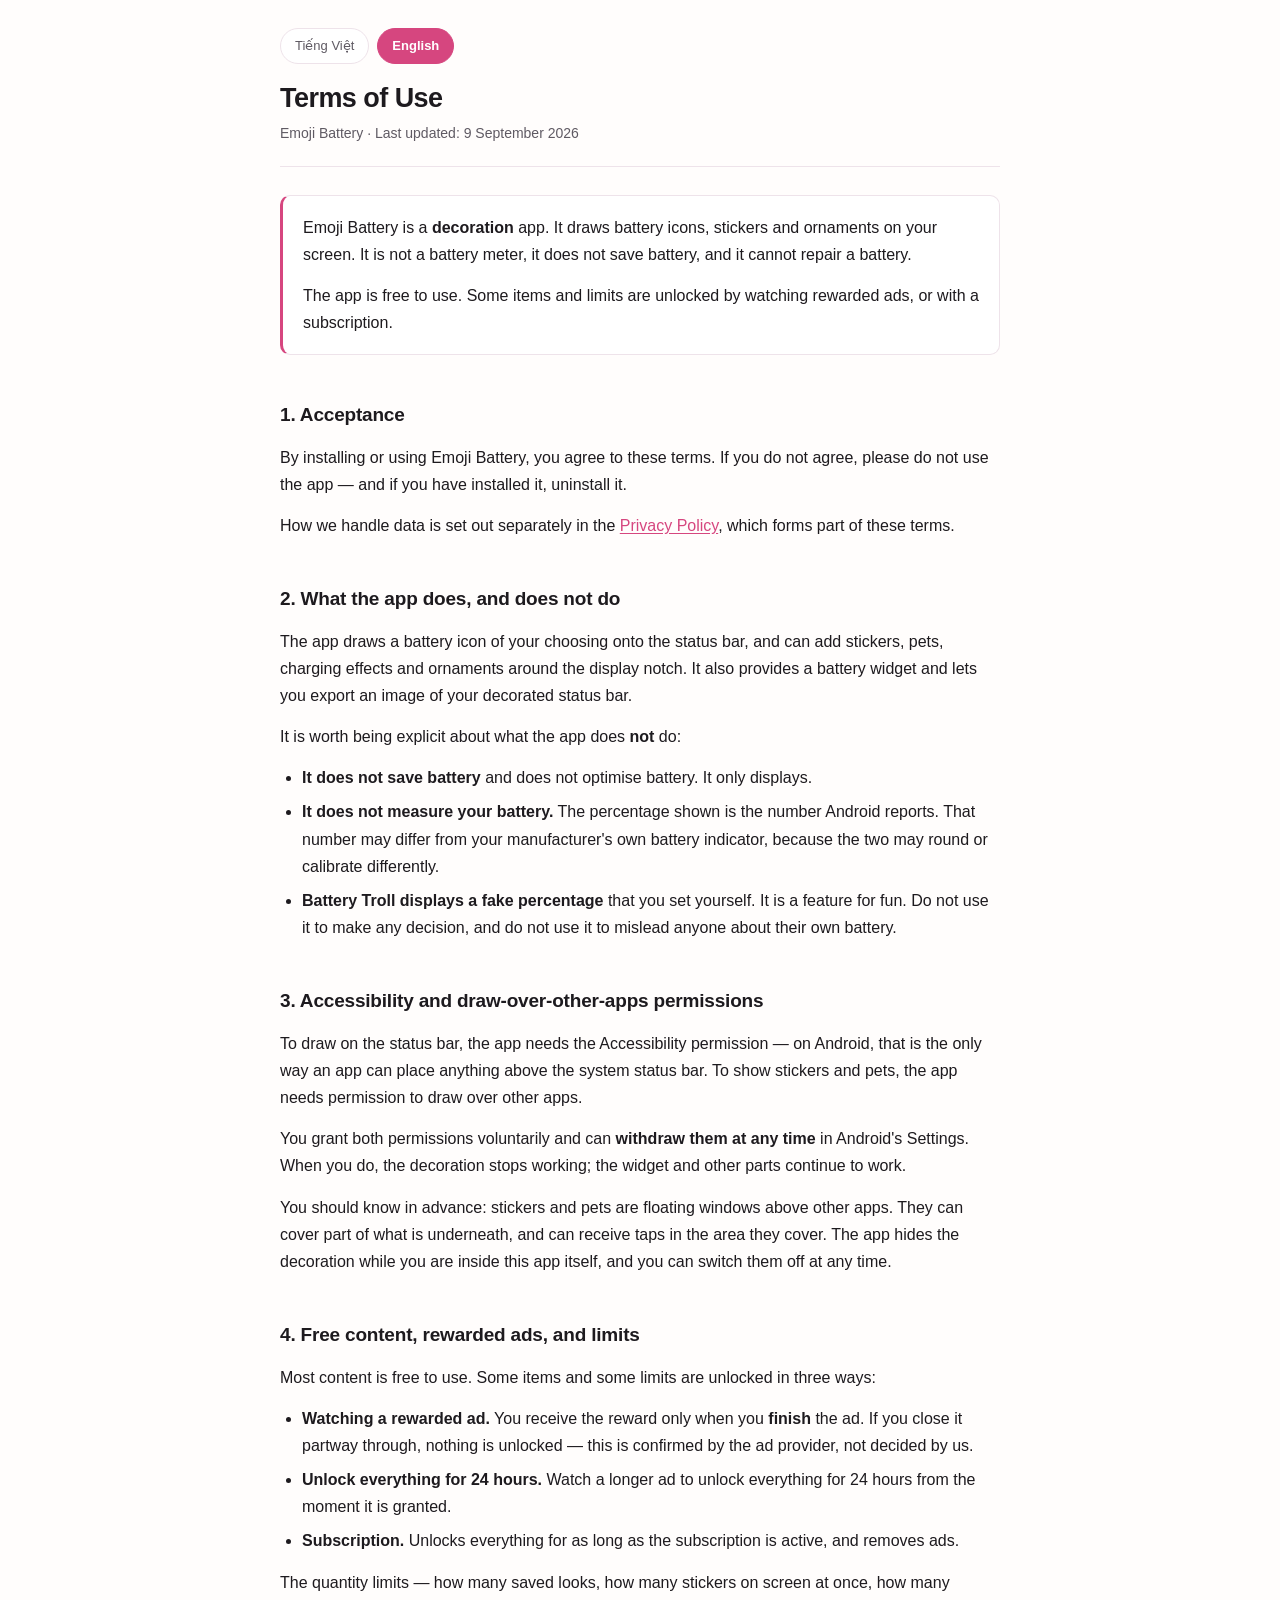
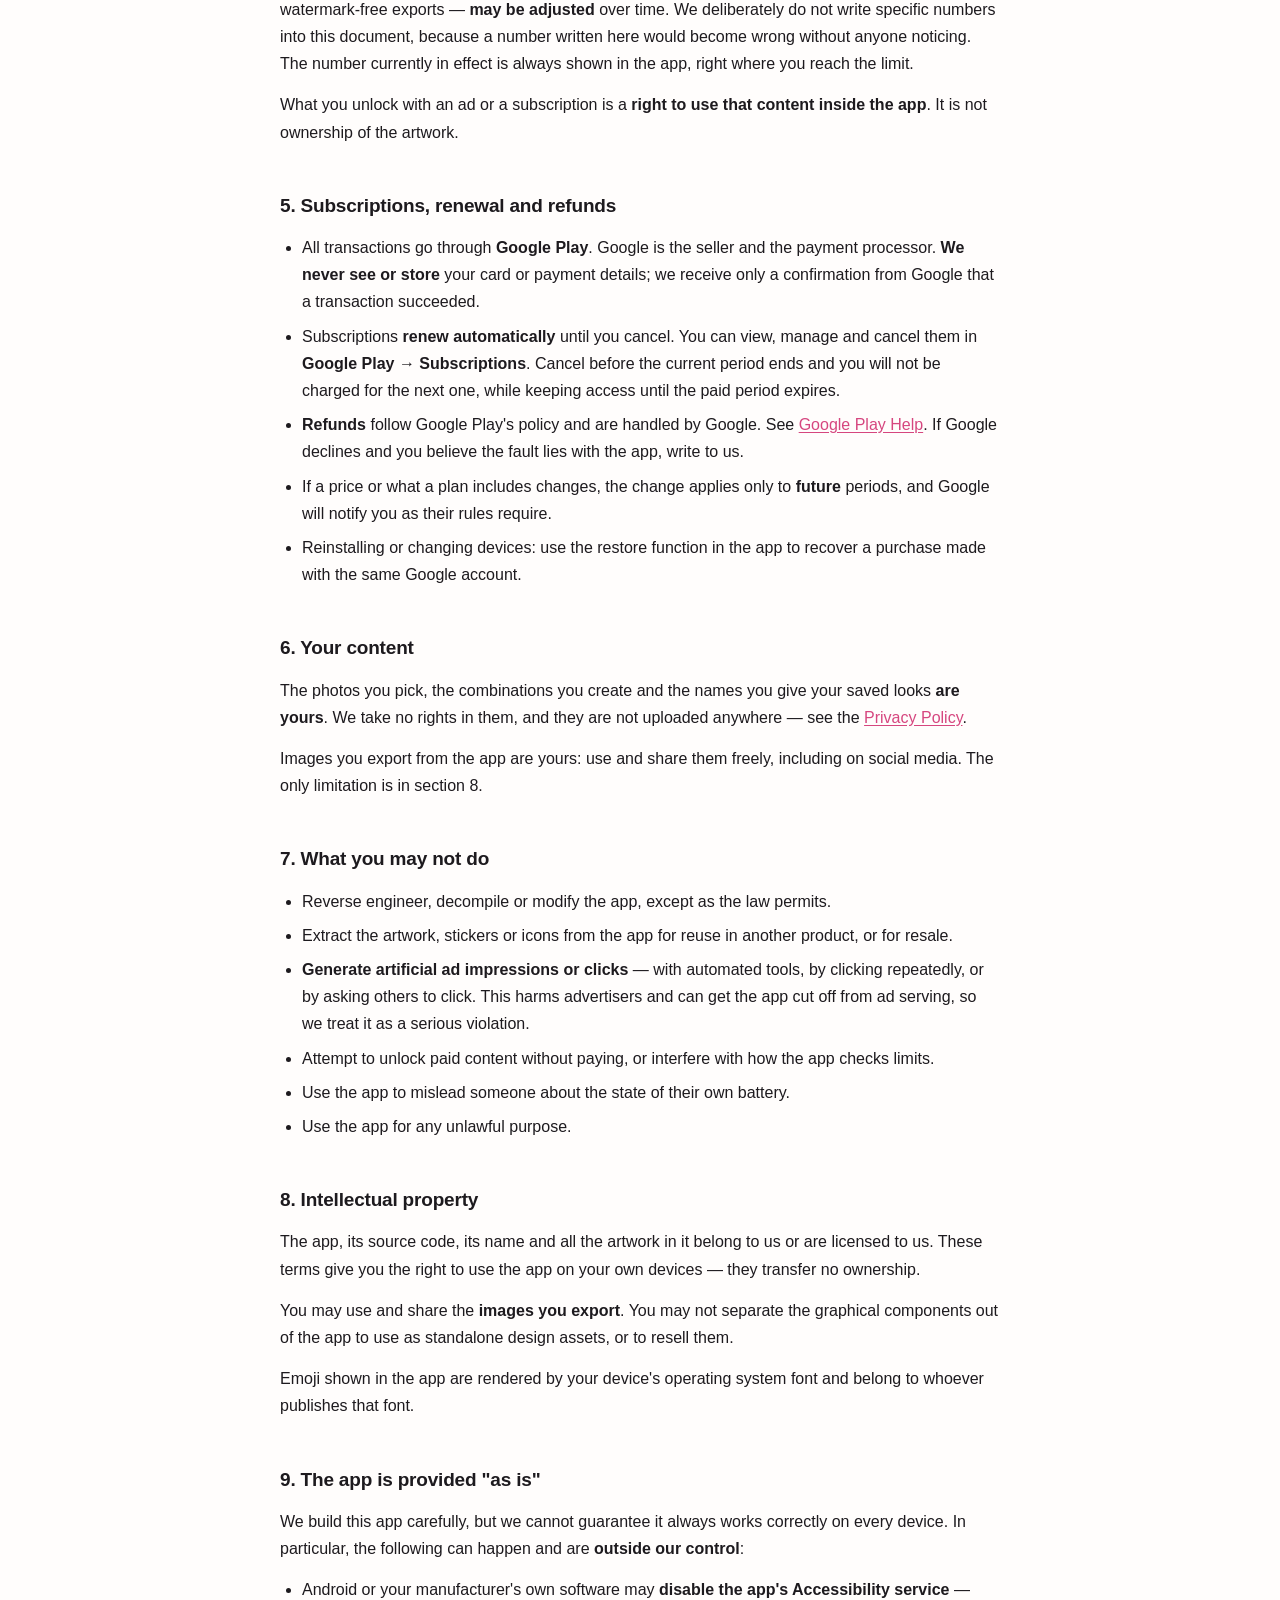
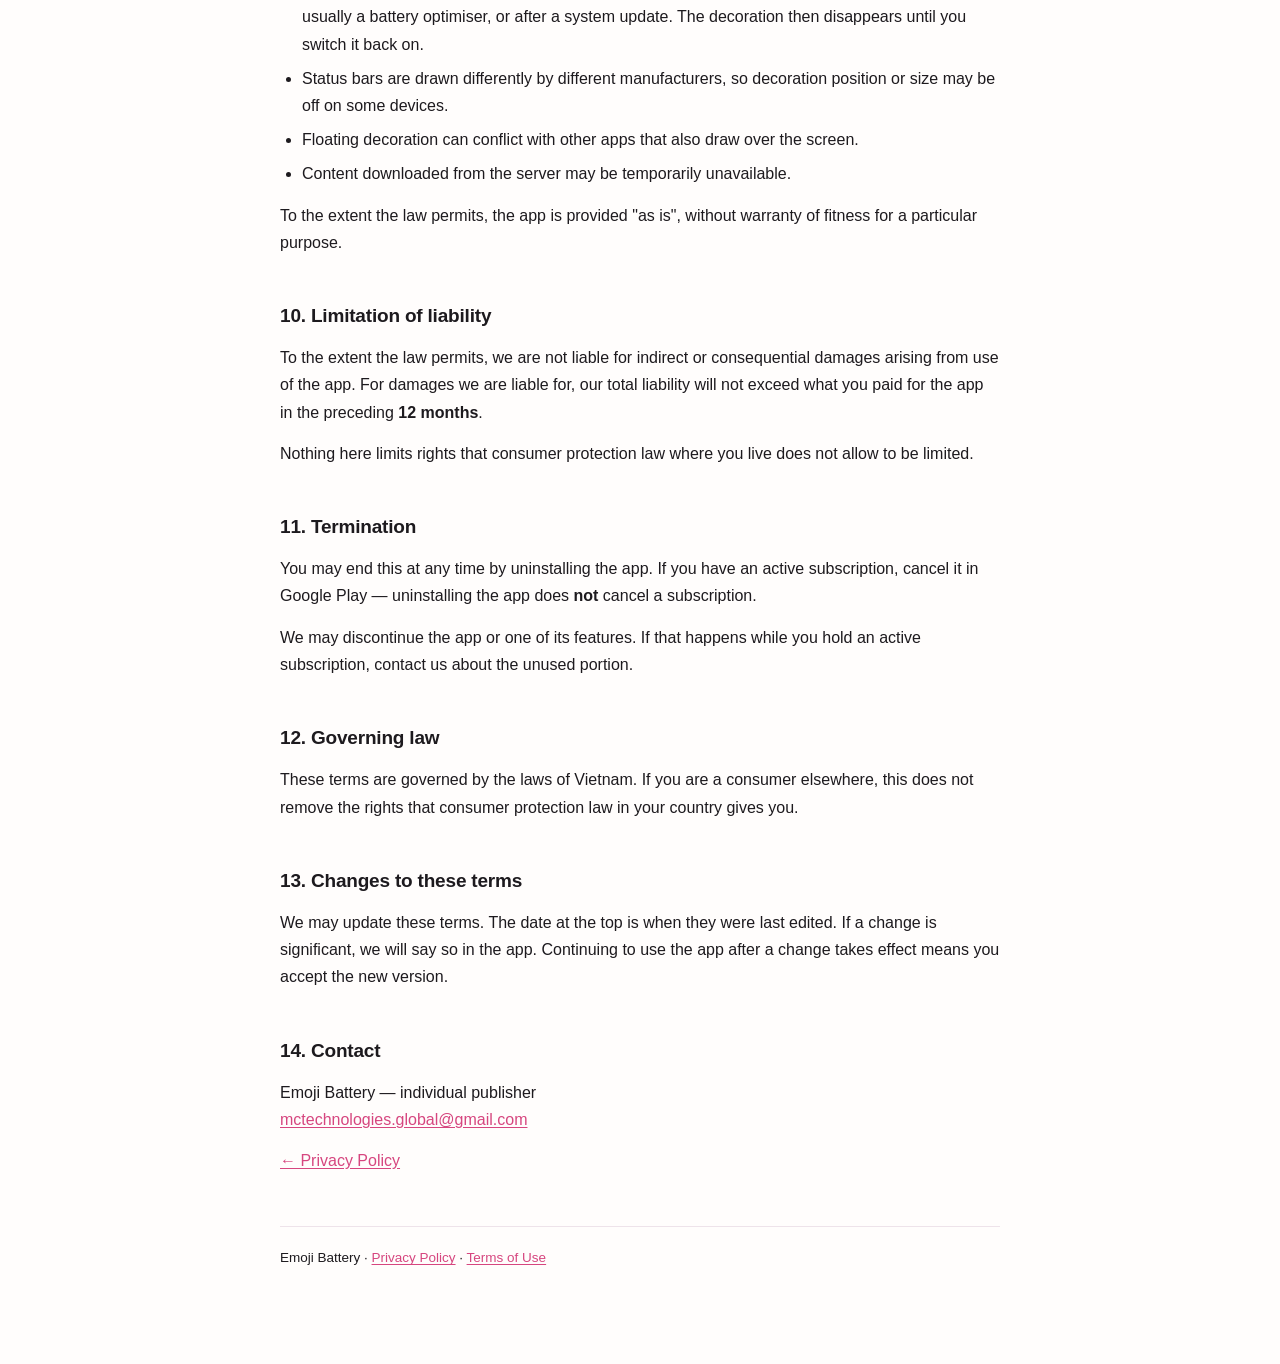
<file: terms.html>
<!doctype html>
<html lang="vi">
<head>
<meta charset="utf-8">
<meta name="viewport" content="width=device-width, initial-scale=1">
<title>Điều khoản sử dụng — Emoji Battery</title>
<meta name="description" content="Điều khoản sử dụng ứng dụng Emoji Battery.">
<link rel="stylesheet" href="legal.css">
<script>
  try {
    var l = localStorage.getItem('lang');
    if (!l) l = (navigator.language || '').toLowerCase().indexOf('vi') === 0 ? 'vi' : 'en';
    if (l === 'en') document.documentElement.className = 'lang-en';
  } catch (e) {}
</script>
</head>
<body>
<div class="wrap">

<div class="langbar">
  <button type="button" data-set="vi">Tiếng Việt</button>
  <button type="button" data-set="en">English</button>
</div>

<!-- ==================== TIẾNG VIỆT ==================== -->
<div data-lang="vi">

<header>
  <h1>Điều khoản sử dụng</h1>
  <p class="sub">Emoji Battery · Cập nhật lần cuối: 9 tháng 9, 2026</p>
</header>

<div class="lede">
  <p>Emoji Battery là một ứng dụng <strong>trang trí</strong>. Nó vẽ icon pin, sticker và trang trí lên màn hình của bạn. Nó không phải công cụ đo pin, không tiết kiệm pin, và không sửa được pin.</p>
  <p>Ứng dụng dùng được miễn phí. Một số mục và hạn mức mở ra bằng cách xem quảng cáo có thưởng, hoặc bằng gói thuê bao.</p>
</div>

<div class="toc">
<ol>
  <li><a href="#accept">Chấp nhận điều khoản</a></li>
  <li><a href="#what">Ứng dụng làm gì, và không làm gì</a></li>
  <li><a href="#perm">Quyền Trợ năng và quyền vẽ lên ứng dụng khác</a></li>
  <li><a href="#free">Nội dung miễn phí, quảng cáo có thưởng, và hạn mức</a></li>
  <li><a href="#pay">Thuê bao, gia hạn và hoàn tiền</a></li>
  <li><a href="#yours">Nội dung của bạn</a></li>
  <li><a href="#dont">Những việc bạn không được làm</a></li>
  <li><a href="#ip">Sở hữu trí tuệ</a></li>
  <li><a href="#asis">Ứng dụng được cung cấp "như hiện có"</a></li>
  <li><a href="#liability">Giới hạn trách nhiệm</a></li>
  <li><a href="#end">Chấm dứt</a></li>
  <li><a href="#law">Luật áp dụng</a></li>
  <li><a href="#changes">Thay đổi điều khoản</a></li>
  <li><a href="#contact">Liên hệ</a></li>
</ol>
</div>

<h2 id="accept">1. Chấp nhận điều khoản</h2>

<p>Khi cài đặt hoặc sử dụng Emoji Battery, bạn đồng ý với các điều khoản này. Nếu bạn không đồng ý, xin đừng dùng ứng dụng — và nếu đã cài, hãy gỡ nó.</p>

<p>Việc chúng tôi xử lý dữ liệu được nêu riêng trong <a href="privacy.html">Chính sách bảo mật</a>, và là một phần của các điều khoản này.</p>

<h2 id="what">2. Ứng dụng làm gì, và không làm gì</h2>

<p>Ứng dụng vẽ một icon pin do bạn chọn lên thanh trạng thái, và có thể thêm sticker, thú nuôi, hiệu ứng lúc sạc và trang trí quanh phần khuyết của màn hình. Nó cũng có một widget pin và cho phép xuất ảnh thanh trạng thái đã trang trí.</p>

<p>Cần nói rõ ứng dụng <strong>không</strong> làm gì:</p>
<ul>
  <li><strong>Không tiết kiệm pin</strong> và không tối ưu pin. Nó chỉ hiển thị.</li>
  <li><strong>Không đo pin.</strong> Phần trăm pin ứng dụng hiển thị là con số do Android cung cấp. Con số đó có thể khác với chỉ báo pin của chính nhà sản xuất máy bạn, vì hai bên có thể làm tròn hoặc hiệu chỉnh khác nhau.</li>
  <li><strong>Battery Troll hiển thị một phần trăm giả</strong> do chính bạn đặt. Đó là một tính năng để cho vui. Đừng dùng nó để quyết định bất cứ việc gì, và đừng dùng nó để làm người khác tin sai về pin của họ.</li>
</ul>

<h2 id="perm">3. Quyền Trợ năng và quyền vẽ lên ứng dụng khác</h2>

<p>Để vẽ lên thanh trạng thái, ứng dụng cần quyền Trợ năng — trên Android, đó là cách duy nhất để một ứng dụng đặt được gì lên trên thanh trạng thái của hệ thống. Để hiển thị sticker và thú nuôi, ứng dụng cần quyền vẽ lên ứng dụng khác.</p>

<p>Bạn cấp hai quyền này một cách tự nguyện, và <strong>rút lại được bất cứ lúc nào</strong> trong Cài đặt của Android. Khi rút, phần trang trí ngừng hoạt động; widget và các phần khác vẫn dùng được.</p>

<p>Bạn nên biết trước: sticker và thú nuôi là những cửa sổ nổi bên trên các ứng dụng khác. Chúng có thể che một phần nội dung, và có thể nhận cú chạm ở vùng chúng đang phủ. Ứng dụng tự ẩn trang trí khi bạn đang ở trong chính ứng dụng này, và bạn tắt chúng được bất cứ lúc nào.</p>

<h2 id="free">4. Nội dung miễn phí, quảng cáo có thưởng, và hạn mức</h2>

<p>Phần lớn nội dung dùng được miễn phí. Một số mục và một số hạn mức được mở theo ba cách:</p>

<ul>
  <li><strong>Xem một quảng cáo có thưởng.</strong> Bạn chỉ nhận được phần thưởng khi <strong>xem xong</strong> quảng cáo. Nếu bạn đóng giữa đường, không có gì được mở — điều này do bên quảng cáo xác nhận, không phải do chúng tôi quyết định.</li>
  <li><strong>Mở tất cả trong 24 giờ.</strong> Xem một quảng cáo dài hơn để mở mọi thứ trong 24 giờ, tính từ lúc được cấp.</li>
  <li><strong>Gói thuê bao.</strong> Mở mọi thứ trong thời gian gói còn hiệu lực, và bỏ quảng cáo.</li>
</ul>

<p>Các hạn mức về số lượng — số bộ được lưu, số sticker hiện cùng lúc, số lần xuất ảnh không có watermark — <strong>có thể được điều chỉnh</strong> theo thời gian. Chúng tôi cố ý không ghi con số cụ thể vào văn bản này, vì một con số ghi ở đây sẽ trở thành sai mà không ai kịp sửa. Con số đang áp dụng luôn được hiển thị trong ứng dụng ngay tại chỗ bạn chạm hạn mức.</p>

<p>Những gì bạn mở bằng quảng cáo hoặc bằng gói thuê bao là <strong>quyền sử dụng nội dung đó trong ứng dụng</strong>. Nó không phải quyền sở hữu phần hình ảnh.</p>

<h2 id="pay">5. Thuê bao, gia hạn và hoàn tiền</h2>

<ul>
  <li>Mọi giao dịch đều đi qua <strong>Google Play</strong>. Google là bên bán và bên xử lý thanh toán. <strong>Chúng tôi không nhìn thấy và không lưu</strong> số thẻ hay thông tin thanh toán của bạn; chúng tôi chỉ nhận từ Google một xác nhận rằng giao dịch đã thành công.</li>
  <li>Gói thuê bao <strong>tự động gia hạn</strong> đến khi bạn huỷ. Bạn xem, quản lý và huỷ trong <strong>Google Play → Gói thuê bao</strong>. Huỷ trước khi kỳ hiện tại kết thúc thì bạn không bị tính tiền kỳ tiếp theo, và vẫn dùng được đến hết kỳ đã trả.</li>
  <li><strong>Hoàn tiền</strong> theo chính sách của Google Play, và do Google xử lý. Xem <a href="https://support.google.com/googleplay/">Trợ giúp Google Play</a>. Nếu Google từ chối mà bạn cho rằng có lỗi từ phía ứng dụng, hãy viết cho chúng tôi.</li>
  <li>Nếu giá hoặc nội dung gói thay đổi, thay đổi đó chỉ áp dụng cho các kỳ <strong>sau</strong>, và Google sẽ thông báo cho bạn theo quy định của họ.</li>
  <li>Cài lại ứng dụng hoặc đổi máy: dùng chức năng khôi phục trong ứng dụng để lấy lại gói đã mua bằng cùng tài khoản Google.</li>
</ul>

<h2 id="yours">6. Nội dung của bạn</h2>

<p>Ảnh bạn chọn, cách phối bạn tạo và tên bạn đặt cho các bộ đã lưu <strong>là của bạn</strong>. Chúng tôi không nhận bất kỳ quyền nào đối với chúng, và chúng không được tải lên đâu — xem <a href="privacy.html">Chính sách bảo mật</a>.</p>

<p>Ảnh bạn xuất ra từ ứng dụng là của bạn: bạn dùng và chia sẻ tự do, kể cả trên mạng xã hội. Giới hạn duy nhất nằm ở mục 8.</p>

<h2 id="dont">7. Những việc bạn không được làm</h2>

<ul>
  <li>Dịch ngược, tách rời hoặc chỉnh sửa ứng dụng, trừ phạm vi mà luật cho phép.</li>
  <li>Trích xuất phần hình ảnh, sticker hoặc icon trong ứng dụng để dùng lại trong sản phẩm khác, hoặc để bán lại.</li>
  <li><strong>Tạo lượt xem hoặc lượt bấm quảng cáo một cách giả tạo</strong> — bằng công cụ tự động, bằng cách bấm lặp lại, hoặc bằng cách nhờ người khác bấm. Việc này gây thiệt hại cho nhà quảng cáo và có thể khiến ứng dụng bị ngừng phục vụ quảng cáo, nên chúng tôi coi đây là vi phạm nghiêm trọng.</li>
  <li>Tìm cách mở nội dung trả tiền mà không trả tiền, hoặc can thiệp vào cách ứng dụng kiểm tra hạn mức.</li>
  <li>Dùng ứng dụng để làm người khác tin sai về tình trạng pin của máy họ.</li>
  <li>Dùng ứng dụng cho mục đích trái pháp luật.</li>
</ul>

<h2 id="ip">8. Sở hữu trí tuệ</h2>

<p>Ứng dụng, mã nguồn, tên, và toàn bộ phần hình ảnh trong đó thuộc về chúng tôi hoặc được chúng tôi cấp phép sử dụng. Các điều khoản này cho bạn quyền sử dụng ứng dụng trên các thiết bị của bạn — không chuyển giao quyền sở hữu.</p>

<p>Bạn được phép dùng và chia sẻ những <strong>ảnh bạn xuất ra</strong>. Bạn không được phép tách các thành phần hình ảnh ra khỏi ứng dụng để dùng như tài nguyên thiết kế riêng, hoặc để bán lại.</p>

<p>Emoji hiển thị trong ứng dụng do phông chữ của hệ điều hành trên máy bạn vẽ, và thuộc về bên phát hành phông chữ đó.</p>

<h2 id="asis">9. Ứng dụng được cung cấp "như hiện có"</h2>

<p>Chúng tôi làm ứng dụng này cẩn thận, nhưng không thể bảo đảm nó luôn chạy đúng trên mọi máy. Cụ thể, những điều sau có thể xảy ra và <strong>nằm ngoài khả năng kiểm soát của chúng tôi</strong>:</p>

<ul>
  <li>Android hoặc phần mềm riêng của nhà sản xuất có thể <strong>tắt service Trợ năng</strong> của ứng dụng — thường là do trình tiết kiệm pin, hoặc sau khi cập nhật hệ thống. Khi đó phần trang trí biến mất đến khi bạn bật lại.</li>
  <li>Cách thanh trạng thái được vẽ khác nhau giữa các nhà sản xuất, nên vị trí hoặc kích thước trang trí có thể lệch trên một số máy.</li>
  <li>Trang trí nổi có thể xung đột với những ứng dụng khác cũng vẽ lên trên màn hình.</li>
  <li>Nội dung tải từ máy chủ có thể tạm không tải được.</li>
</ul>

<p>Trong phạm vi luật cho phép, ứng dụng được cung cấp "như hiện có", không kèm bảo đảm nào về tính phù hợp cho một mục đích cụ thể.</p>

<h2 id="liability">10. Giới hạn trách nhiệm</h2>

<p>Trong phạm vi luật cho phép, chúng tôi không chịu trách nhiệm cho thiệt hại gián tiếp hoặc phát sinh từ việc sử dụng ứng dụng. Với những thiệt hại mà chúng tôi phải chịu trách nhiệm, tổng mức trách nhiệm không vượt quá số tiền bạn đã trả cho ứng dụng trong <strong>12 tháng</strong> gần nhất.</p>

<p>Điều khoản này không giới hạn những quyền mà luật bảo vệ người tiêu dùng tại nơi bạn sống không cho phép giới hạn.</p>

<h2 id="end">11. Chấm dứt</h2>

<p>Bạn chấm dứt bất cứ lúc nào bằng cách gỡ ứng dụng. Nếu bạn đang có gói thuê bao, hãy huỷ trong Google Play — gỡ ứng dụng <strong>không</strong> tự huỷ gói.</p>

<p>Chúng tôi có thể ngừng cung cấp ứng dụng hoặc một tính năng của nó. Nếu việc đó xảy ra trong khi bạn đang có gói thuê bao còn hiệu lực, hãy liên hệ với chúng tôi về phần thời gian chưa dùng.</p>

<h2 id="law">12. Luật áp dụng</h2>

<p>Các điều khoản này chịu sự điều chỉnh của pháp luật Việt Nam. Nếu bạn là người tiêu dùng ở nước khác, điều này không làm mất đi những quyền mà luật bảo vệ người tiêu dùng ở nước bạn dành cho bạn.</p>

<h2 id="changes">13. Thay đổi điều khoản</h2>

<p>Chúng tôi có thể cập nhật các điều khoản này. Ngày ở đầu trang là ngày sửa gần nhất. Nếu có thay đổi quan trọng, chúng tôi sẽ thông báo trong ứng dụng. Bạn tiếp tục dùng ứng dụng sau khi thay đổi có hiệu lực nghĩa là bạn đồng ý với bản mới.</p>

<h2 id="contact">14. Liên hệ</h2>

<p>Emoji Battery — cá nhân phát hành<br>
<a href="mailto:mctechnologies.global@gmail.com">mctechnologies.global@gmail.com</a></p>

<p><a href="privacy.html">← Chính sách bảo mật</a></p>

</div>

<!-- ==================== ENGLISH ==================== -->
<div data-lang="en">

<header>
  <h1>Terms of Use</h1>
  <p class="sub">Emoji Battery · Last updated: 9 September 2026</p>
</header>

<div class="lede">
  <p>Emoji Battery is a <strong>decoration</strong> app. It draws battery icons, stickers and ornaments on your screen. It is not a battery meter, it does not save battery, and it cannot repair a battery.</p>
  <p>The app is free to use. Some items and limits are unlocked by watching rewarded ads, or with a subscription.</p>
</div>

<h2>1. Acceptance</h2>

<p>By installing or using Emoji Battery, you agree to these terms. If you do not agree, please do not use the app — and if you have installed it, uninstall it.</p>

<p>How we handle data is set out separately in the <a href="privacy.html">Privacy Policy</a>, which forms part of these terms.</p>

<h2>2. What the app does, and does not do</h2>

<p>The app draws a battery icon of your choosing onto the status bar, and can add stickers, pets, charging effects and ornaments around the display notch. It also provides a battery widget and lets you export an image of your decorated status bar.</p>

<p>It is worth being explicit about what the app does <strong>not</strong> do:</p>
<ul>
  <li><strong>It does not save battery</strong> and does not optimise battery. It only displays.</li>
  <li><strong>It does not measure your battery.</strong> The percentage shown is the number Android reports. That number may differ from your manufacturer's own battery indicator, because the two may round or calibrate differently.</li>
  <li><strong>Battery Troll displays a fake percentage</strong> that you set yourself. It is a feature for fun. Do not use it to make any decision, and do not use it to mislead anyone about their own battery.</li>
</ul>

<h2>3. Accessibility and draw-over-other-apps permissions</h2>

<p>To draw on the status bar, the app needs the Accessibility permission — on Android, that is the only way an app can place anything above the system status bar. To show stickers and pets, the app needs permission to draw over other apps.</p>

<p>You grant both permissions voluntarily and can <strong>withdraw them at any time</strong> in Android's Settings. When you do, the decoration stops working; the widget and other parts continue to work.</p>

<p>You should know in advance: stickers and pets are floating windows above other apps. They can cover part of what is underneath, and can receive taps in the area they cover. The app hides the decoration while you are inside this app itself, and you can switch them off at any time.</p>

<h2>4. Free content, rewarded ads, and limits</h2>

<p>Most content is free to use. Some items and some limits are unlocked in three ways:</p>

<ul>
  <li><strong>Watching a rewarded ad.</strong> You receive the reward only when you <strong>finish</strong> the ad. If you close it partway through, nothing is unlocked — this is confirmed by the ad provider, not decided by us.</li>
  <li><strong>Unlock everything for 24 hours.</strong> Watch a longer ad to unlock everything for 24 hours from the moment it is granted.</li>
  <li><strong>Subscription.</strong> Unlocks everything for as long as the subscription is active, and removes ads.</li>
</ul>

<p>The quantity limits — how many saved looks, how many stickers on screen at once, how many watermark-free exports — <strong>may be adjusted</strong> over time. We deliberately do not write specific numbers into this document, because a number written here would become wrong without anyone noticing. The number currently in effect is always shown in the app, right where you reach the limit.</p>

<p>What you unlock with an ad or a subscription is a <strong>right to use that content inside the app</strong>. It is not ownership of the artwork.</p>

<h2>5. Subscriptions, renewal and refunds</h2>

<ul>
  <li>All transactions go through <strong>Google Play</strong>. Google is the seller and the payment processor. <strong>We never see or store</strong> your card or payment details; we receive only a confirmation from Google that a transaction succeeded.</li>
  <li>Subscriptions <strong>renew automatically</strong> until you cancel. You can view, manage and cancel them in <strong>Google Play → Subscriptions</strong>. Cancel before the current period ends and you will not be charged for the next one, while keeping access until the paid period expires.</li>
  <li><strong>Refunds</strong> follow Google Play's policy and are handled by Google. See <a href="https://support.google.com/googleplay/">Google Play Help</a>. If Google declines and you believe the fault lies with the app, write to us.</li>
  <li>If a price or what a plan includes changes, the change applies only to <strong>future</strong> periods, and Google will notify you as their rules require.</li>
  <li>Reinstalling or changing devices: use the restore function in the app to recover a purchase made with the same Google account.</li>
</ul>

<h2>6. Your content</h2>

<p>The photos you pick, the combinations you create and the names you give your saved looks <strong>are yours</strong>. We take no rights in them, and they are not uploaded anywhere — see the <a href="privacy.html">Privacy Policy</a>.</p>

<p>Images you export from the app are yours: use and share them freely, including on social media. The only limitation is in section 8.</p>

<h2>7. What you may not do</h2>

<ul>
  <li>Reverse engineer, decompile or modify the app, except as the law permits.</li>
  <li>Extract the artwork, stickers or icons from the app for reuse in another product, or for resale.</li>
  <li><strong>Generate artificial ad impressions or clicks</strong> — with automated tools, by clicking repeatedly, or by asking others to click. This harms advertisers and can get the app cut off from ad serving, so we treat it as a serious violation.</li>
  <li>Attempt to unlock paid content without paying, or interfere with how the app checks limits.</li>
  <li>Use the app to mislead someone about the state of their own battery.</li>
  <li>Use the app for any unlawful purpose.</li>
</ul>

<h2>8. Intellectual property</h2>

<p>The app, its source code, its name and all the artwork in it belong to us or are licensed to us. These terms give you the right to use the app on your own devices — they transfer no ownership.</p>

<p>You may use and share the <strong>images you export</strong>. You may not separate the graphical components out of the app to use as standalone design assets, or to resell them.</p>

<p>Emoji shown in the app are rendered by your device's operating system font and belong to whoever publishes that font.</p>

<h2>9. The app is provided "as is"</h2>

<p>We build this app carefully, but we cannot guarantee it always works correctly on every device. In particular, the following can happen and are <strong>outside our control</strong>:</p>

<ul>
  <li>Android or your manufacturer's own software may <strong>disable the app's Accessibility service</strong> — usually a battery optimiser, or after a system update. The decoration then disappears until you switch it back on.</li>
  <li>Status bars are drawn differently by different manufacturers, so decoration position or size may be off on some devices.</li>
  <li>Floating decoration can conflict with other apps that also draw over the screen.</li>
  <li>Content downloaded from the server may be temporarily unavailable.</li>
</ul>

<p>To the extent the law permits, the app is provided "as is", without warranty of fitness for a particular purpose.</p>

<h2>10. Limitation of liability</h2>

<p>To the extent the law permits, we are not liable for indirect or consequential damages arising from use of the app. For damages we are liable for, our total liability will not exceed what you paid for the app in the preceding <strong>12 months</strong>.</p>

<p>Nothing here limits rights that consumer protection law where you live does not allow to be limited.</p>

<h2>11. Termination</h2>

<p>You may end this at any time by uninstalling the app. If you have an active subscription, cancel it in Google Play — uninstalling the app does <strong>not</strong> cancel a subscription.</p>

<p>We may discontinue the app or one of its features. If that happens while you hold an active subscription, contact us about the unused portion.</p>

<h2>12. Governing law</h2>

<p>These terms are governed by the laws of Vietnam. If you are a consumer elsewhere, this does not remove the rights that consumer protection law in your country gives you.</p>

<h2>13. Changes to these terms</h2>

<p>We may update these terms. The date at the top is when they were last edited. If a change is significant, we will say so in the app. Continuing to use the app after a change takes effect means you accept the new version.</p>

<h2>14. Contact</h2>

<p>Emoji Battery — individual publisher<br>
<a href="mailto:mctechnologies.global@gmail.com">mctechnologies.global@gmail.com</a></p>

<p><a href="privacy.html">← Privacy Policy</a></p>

</div>

<footer>
  <p data-lang="vi">Emoji Battery · <a href="privacy.html">Chính sách bảo mật</a> · <a href="terms.html">Điều khoản sử dụng</a></p>
  <p data-lang="en">Emoji Battery · <a href="privacy.html">Privacy Policy</a> · <a href="terms.html">Terms of Use</a></p>
</footer>

</div>

<script>
(function () {
  var root = document.documentElement;
  var btns = document.querySelectorAll('.langbar button');
  function apply(lang) {
    root.className = lang === 'en' ? 'lang-en' : '';
    root.lang = lang;
    btns.forEach(function (b) {
      b.setAttribute('aria-pressed', b.dataset.set === lang ? 'true' : 'false');
    });
    try { localStorage.setItem('lang', lang); } catch (e) {}
  }
  btns.forEach(function (b) {
    b.addEventListener('click', function () { apply(b.dataset.set); });
  });
  apply(root.className === 'lang-en' ? 'en' : 'vi');
})();
</script>

</body>
</html>
</file>
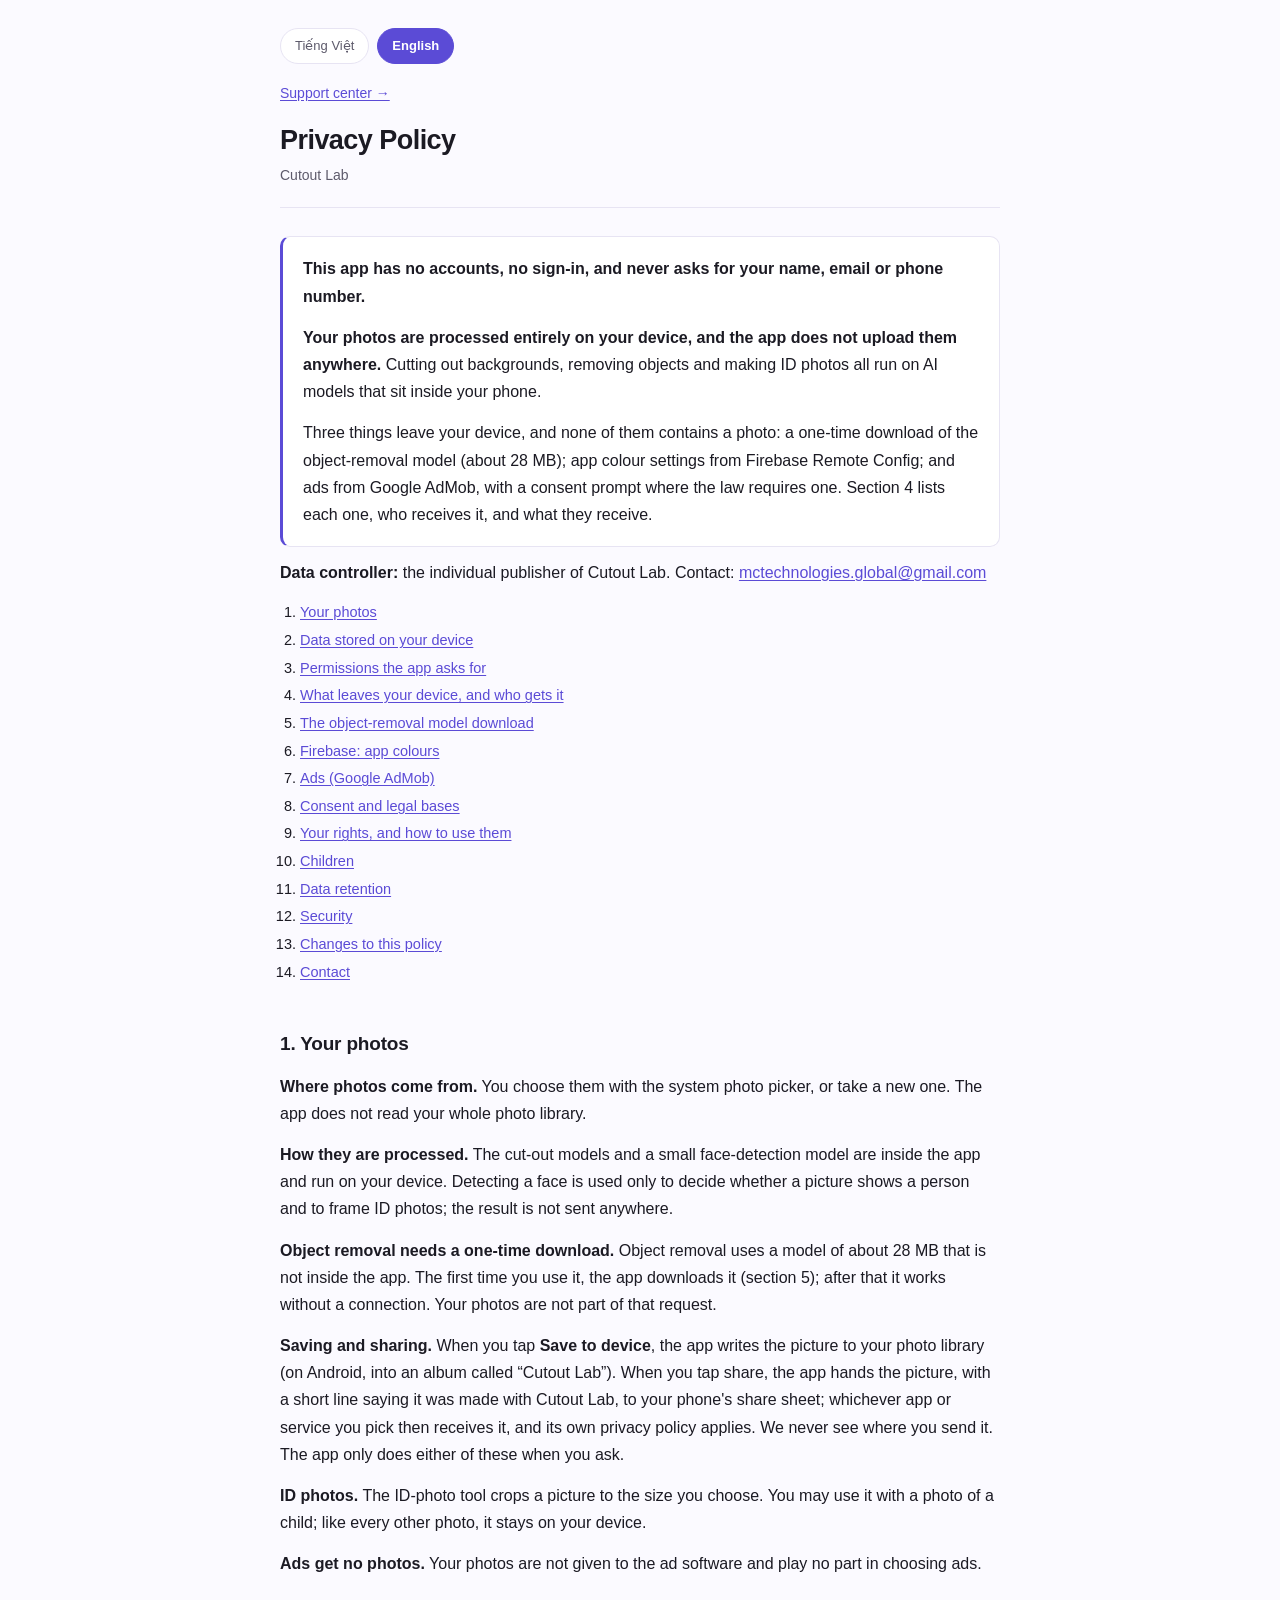
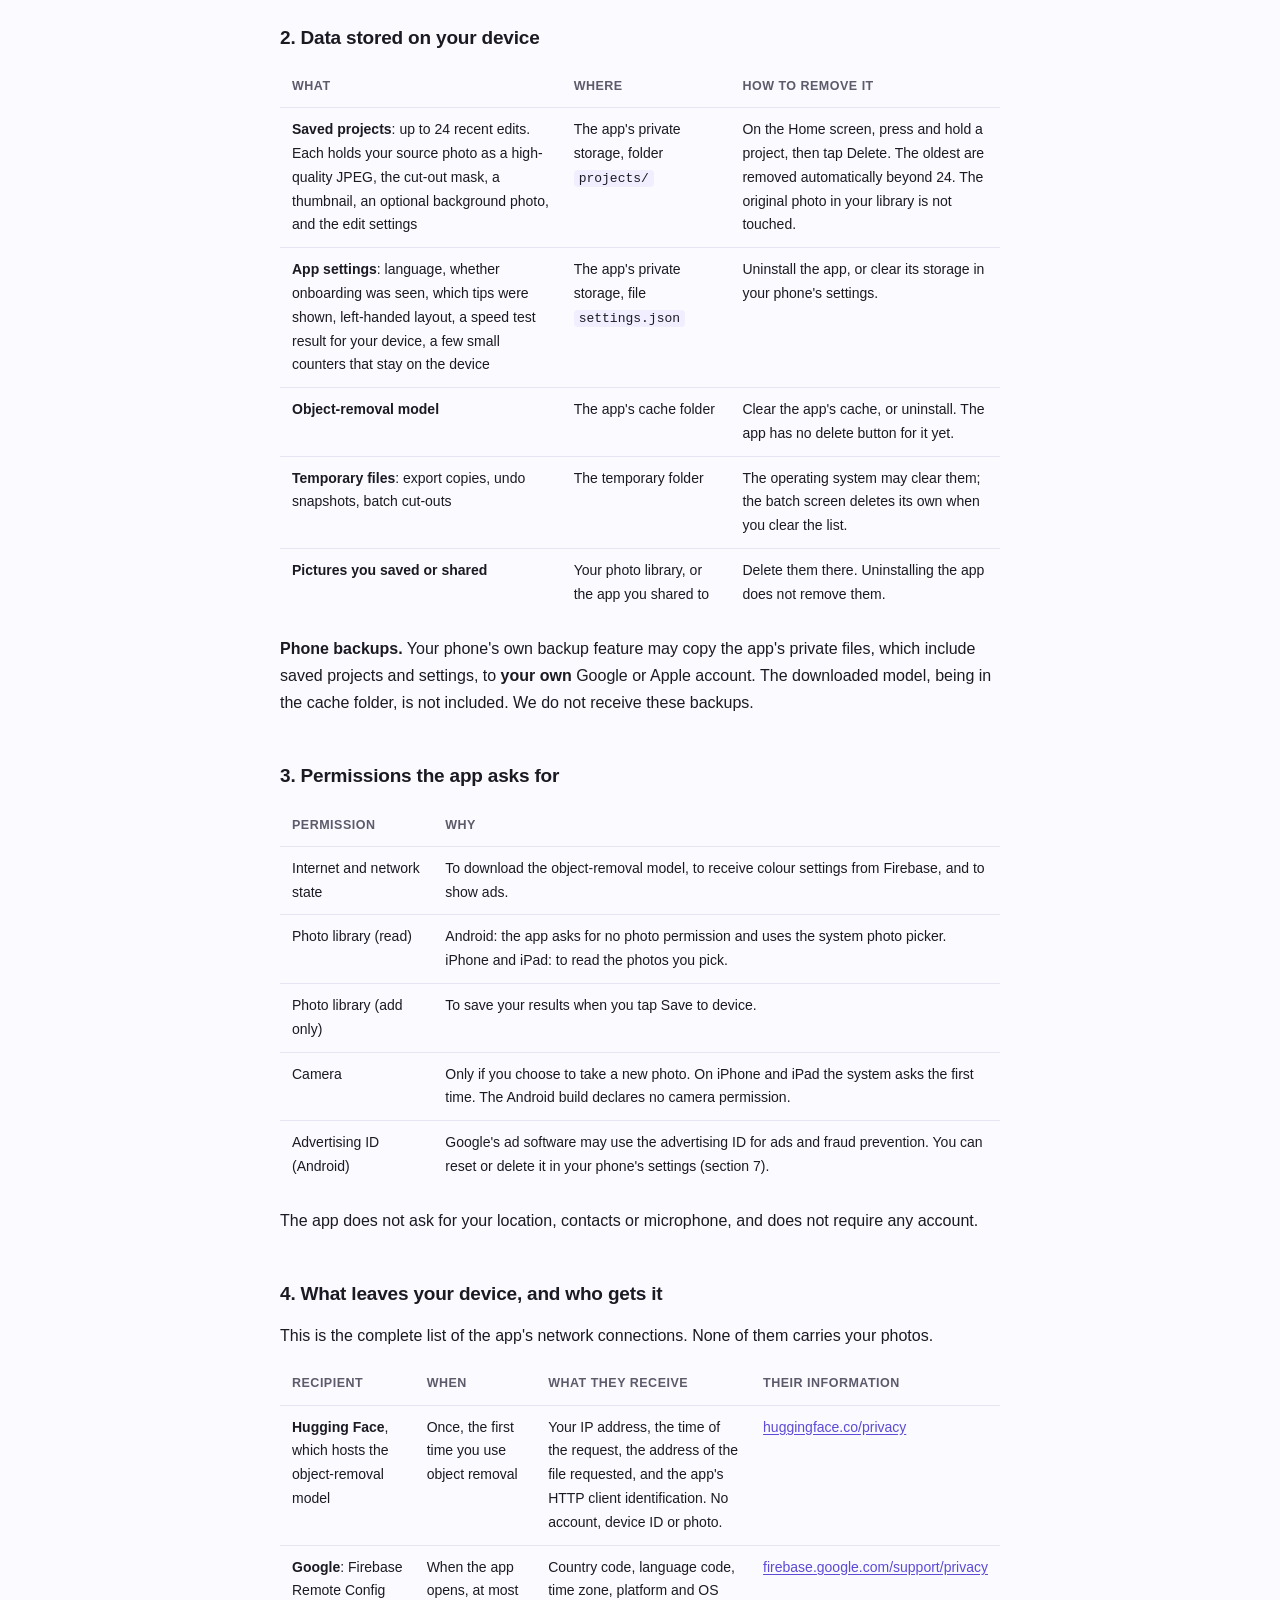
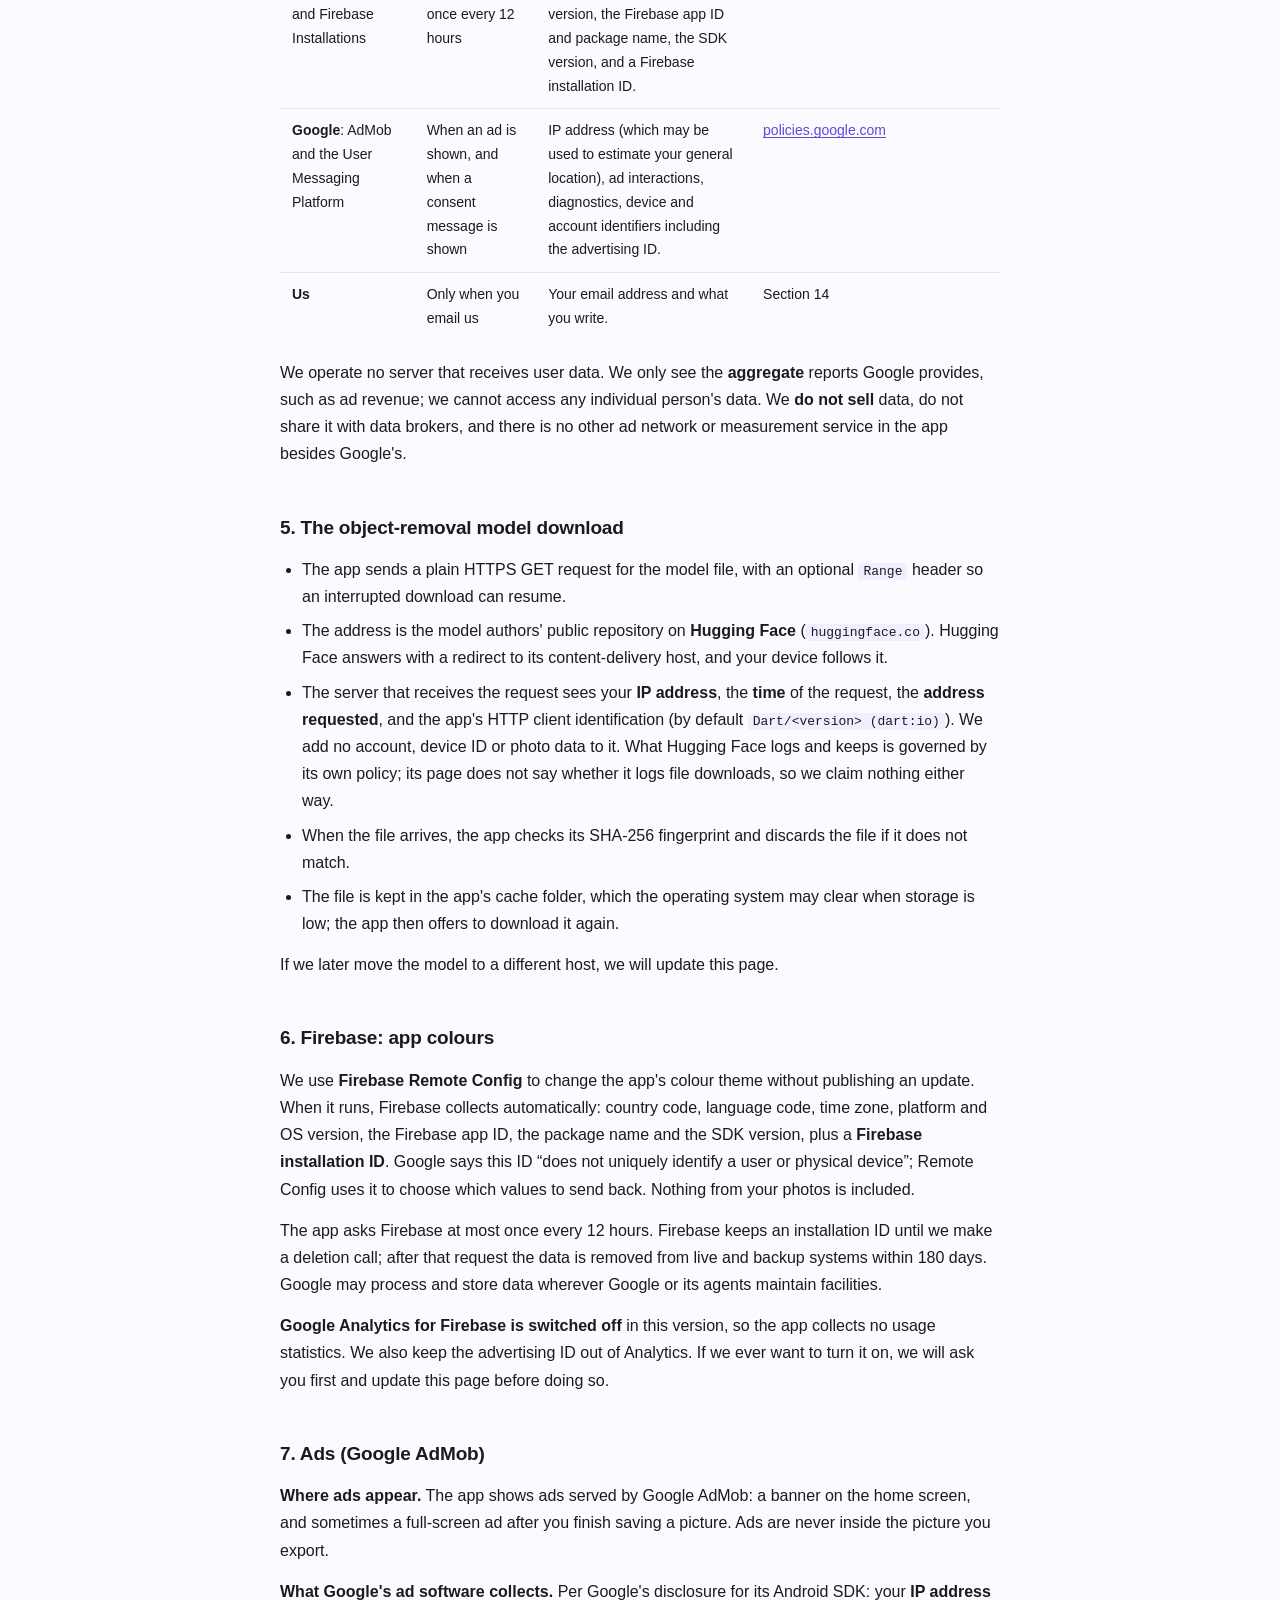
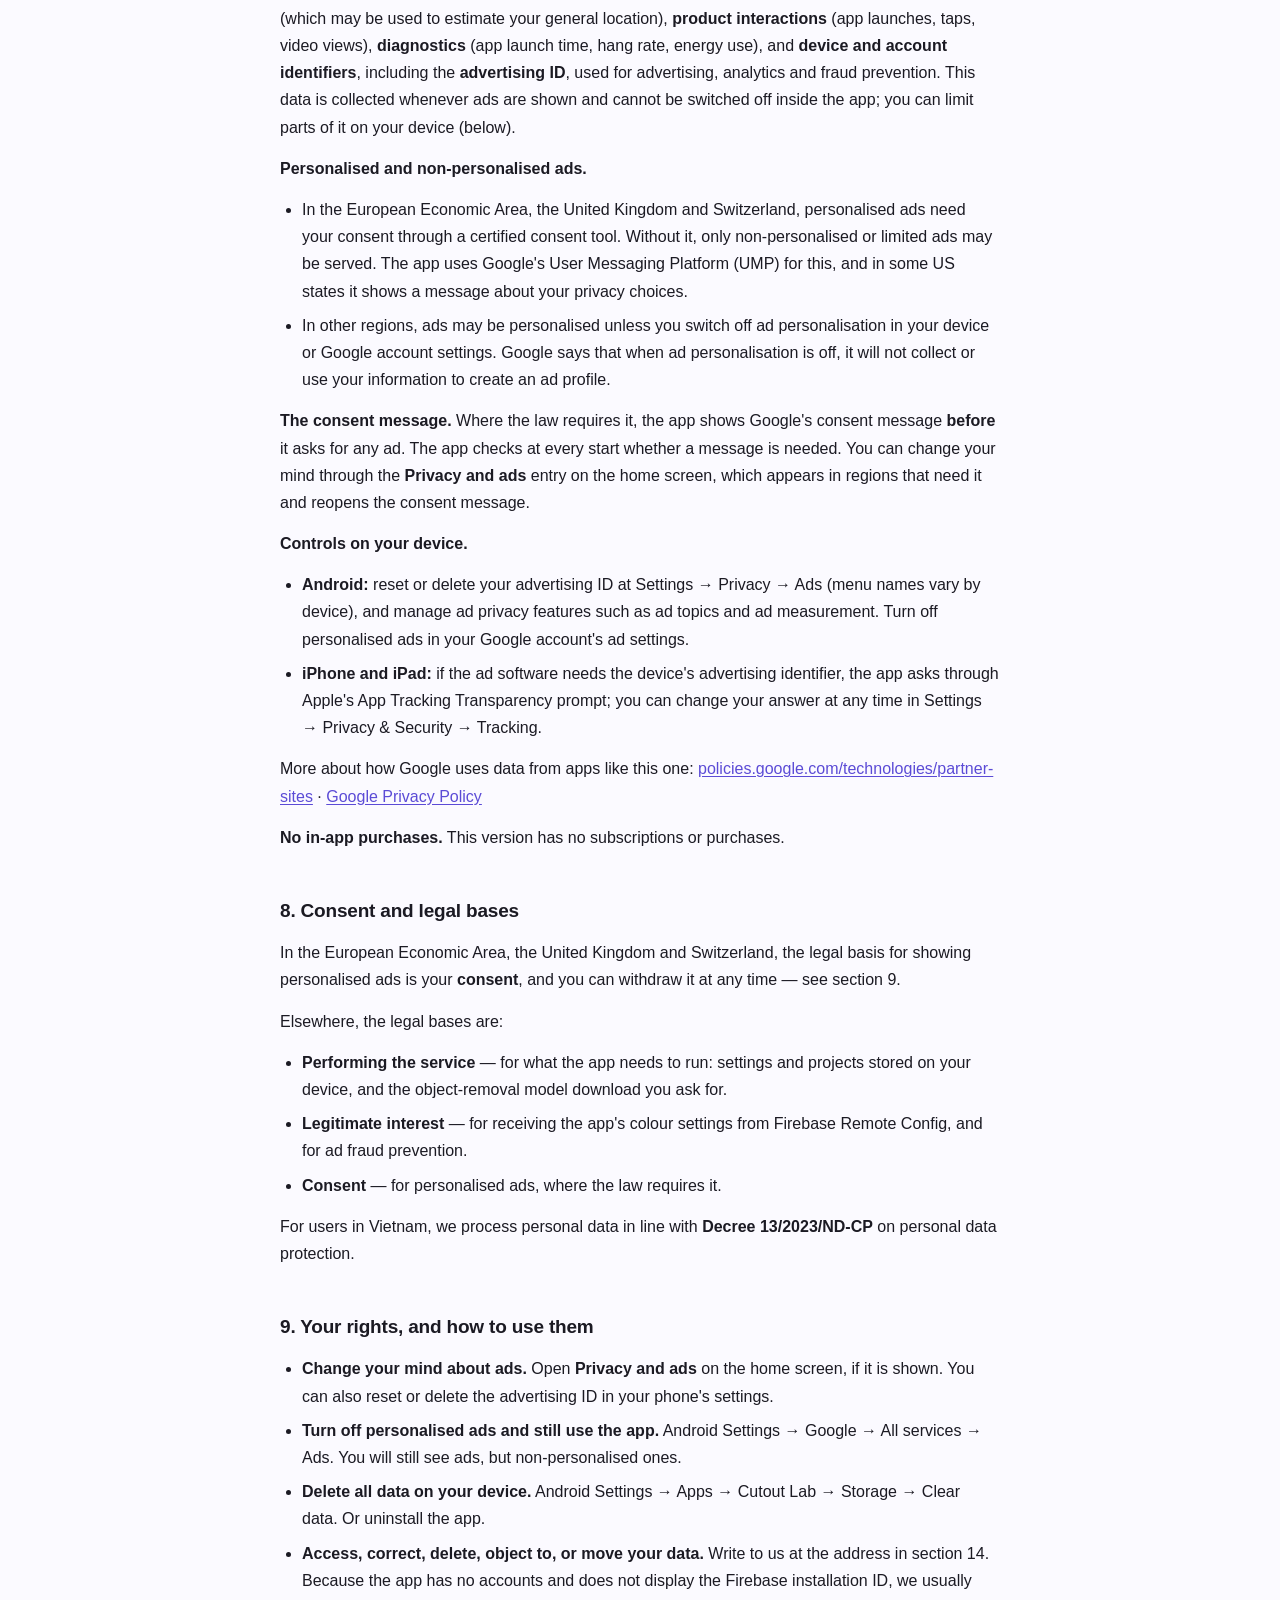
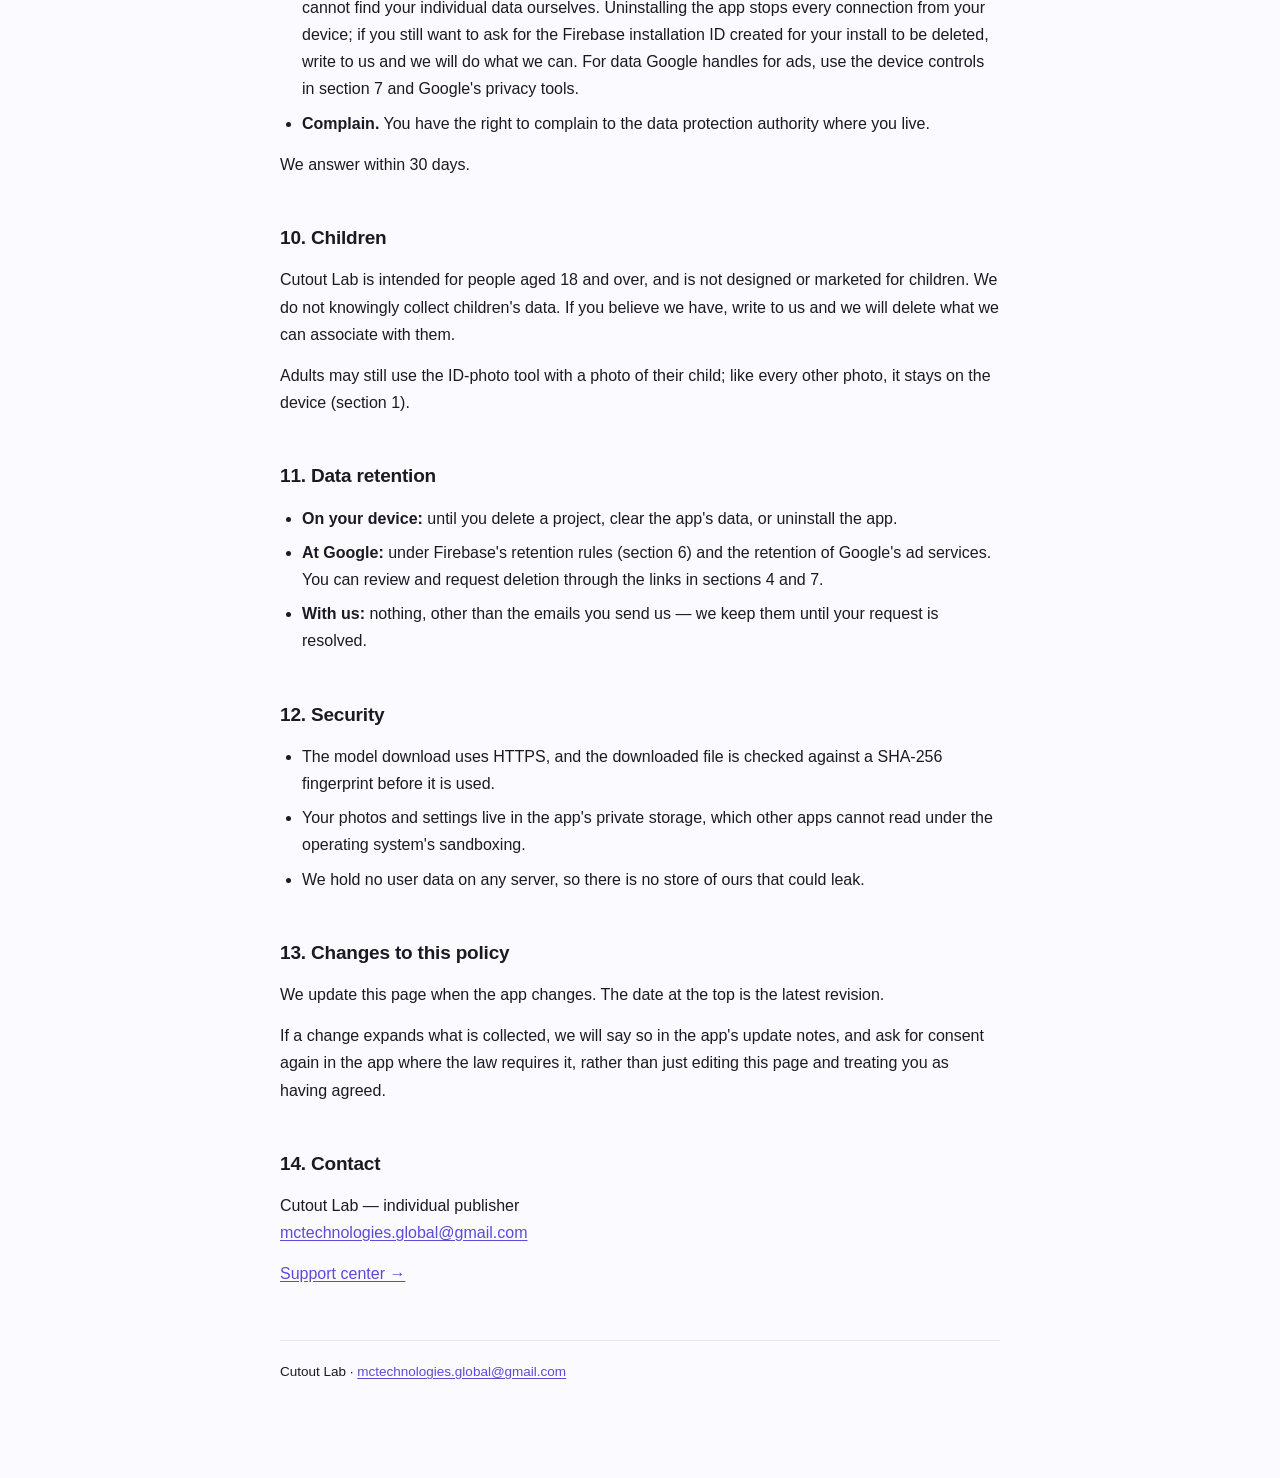
<file: cutoutlab/privacy.html>
<!doctype html>
<html lang="vi">
<head>
<meta charset="utf-8">
<meta name="viewport" content="width=device-width, initial-scale=1">
<title>Chính sách quyền riêng tư — Cutout Lab · Privacy Policy</title>
<meta name="description" content="Chính sách quyền riêng tư của ứng dụng Cutout Lab · Privacy policy of the Cutout Lab app.">
<link rel="stylesheet" href="legal.css">
<script>
  // Dat lop truoc khi ve, de khong nhay mot nhip tieng Viet roi moi doi sang tieng Anh.
  try {
    var l = localStorage.getItem('lang');
    if (!l) l = (navigator.language || '').toLowerCase().indexOf('vi') === 0 ? 'vi' : 'en';
    if (l === 'en') document.documentElement.className = 'lang-en';
  } catch (e) {}
</script>
</head>
<body>
<div class="wrap">

<div class="langbar">
  <button type="button" data-set="vi">Tiếng Việt</button>
  <button type="button" data-set="en">English</button>
</div>

<!-- ==================== TIẾNG VIỆT ==================== -->
<div data-lang="vi">

<p class="pagenav"><a href="support.html">Trung tâm hỗ trợ →</a></p>

<header>
  <h1>Chính sách quyền riêng tư</h1>
  <p class="sub">Cutout Lab</p>
</header>

<div class="lede">
  <p><strong>Ứng dụng này không có tài khoản, không đăng nhập, và không hỏi tên, email hay số điện thoại của bạn.</strong></p>
  <p><strong>Ảnh của bạn được xử lý hoàn toàn trên máy, và ứng dụng không tải ảnh lên đâu cả.</strong> Tách nền, xoá vật thể và làm ảnh thẻ đều chạy bằng mô hình AI nằm trong máy bạn.</p>
  <p>Có ba thứ rời khỏi máy bạn, và không thứ nào chứa ảnh: một lần tải mô hình xoá vật thể (khoảng 28 MB); thiết lập màu giao diện từ Firebase Remote Config; và quảng cáo của Google AdMob, có hỏi đồng ý ở những nơi luật yêu cầu. Mục 4 liệt kê từng thứ, ai nhận, và nhận gì.</p>
</div>

<p><strong>Bên chịu trách nhiệm dữ liệu:</strong> cá nhân phát hành ứng dụng Cutout Lab.
Liên hệ: <a href="mailto:mctechnologies.global@gmail.com">mctechnologies.global@gmail.com</a></p>

<div class="toc">
<ol>
  <li><a href="#photos">Ảnh của bạn</a></li>
  <li><a href="#local">Dữ liệu nằm trên máy bạn</a></li>
  <li><a href="#permissions">Quyền mà ứng dụng xin</a></li>
  <li><a href="#third">Những gì rời khỏi máy bạn, và đi tới ai</a></li>
  <li><a href="#model">Tải mô hình xoá vật thể</a></li>
  <li><a href="#firebase">Firebase: màu giao diện</a></li>
  <li><a href="#ads">Quảng cáo (Google AdMob)</a></li>
  <li><a href="#consent">Đồng thuận và cơ sở pháp lý</a></li>
  <li><a href="#rights">Quyền của bạn, và cách dùng</a></li>
  <li><a href="#children">Trẻ em</a></li>
  <li><a href="#retention">Lưu giữ dữ liệu</a></li>
  <li><a href="#security">Bảo mật</a></li>
  <li><a href="#changes">Thay đổi chính sách</a></li>
  <li><a href="#contact">Liên hệ</a></li>
</ol>
</div>

<h2 id="photos">1. Ảnh của bạn</h2>

<p><strong>Ảnh đến từ đâu.</strong> Bạn chọn ảnh bằng bộ chọn ảnh của hệ thống, hoặc chụp ảnh mới. Ứng dụng không đọc toàn bộ thư viện ảnh của bạn.</p>

<p><strong>Ảnh được xử lý thế nào.</strong> Các mô hình tách nền và một mô hình nhận diện khuôn mặt nhỏ nằm sẵn trong ứng dụng và chạy trên máy bạn. Nhận diện khuôn mặt chỉ dùng để biết ảnh có người hay không và để căn khung ảnh thẻ; kết quả không được gửi đi đâu.</p>

<p><strong>Xoá vật thể cần tải một lần.</strong> Tính năng xoá vật thể dùng một mô hình khoảng 28 MB không nằm sẵn trong ứng dụng. Lần đầu bạn dùng, ứng dụng tải nó về (mục 5), sau đó dùng được khi không có mạng. Ảnh của bạn không nằm trong yêu cầu tải đó.</p>

<p><strong>Lưu và chia sẻ.</strong> Khi bạn bấm <strong>Lưu vào máy</strong>, ứng dụng ghi ảnh vào thư viện ảnh của bạn (trên Android, vào album tên “Cutout Lab”). Khi bạn bấm chia sẻ, ứng dụng đưa ảnh, kèm một dòng chữ cho biết ảnh được làm bằng Cutout Lab, tới bảng chia sẻ của điện thoại; ứng dụng hay dịch vụ bạn chọn sẽ nhận ảnh và chính sách của họ áp dụng. Chúng tôi không biết bạn gửi ảnh đi đâu. Ứng dụng chỉ làm hai việc này khi bạn bấm.</p>

<p><strong>Ảnh thẻ.</strong> Công cụ ảnh thẻ cắt ảnh theo cỡ bạn chọn. Bạn có thể dùng nó với ảnh của trẻ em; như mọi ảnh khác, ảnh đó nằm lại trên máy bạn.</p>

<p><strong>Quảng cáo không nhận ảnh.</strong> Ảnh của bạn không được đưa cho phần mềm quảng cáo và không tham gia vào việc chọn quảng cáo.</p>

<h2 id="local">2. Dữ liệu nằm trên máy bạn</h2>

<div class="scroll">
<table>
<thead><tr><th>Gì</th><th>Ở đâu</th><th>Cách xoá</th></tr></thead>
<tbody>
<tr>
  <td><strong>Dự án đã lưu</strong>: tối đa 24 bản chỉnh gần nhất. Mỗi dự án gồm ảnh gốc của bạn (JPEG chất lượng cao), mặt nạ tách nền, ảnh thu nhỏ, ảnh nền nếu bạn chọn, và các thiết lập chỉnh sửa</td>
  <td>Vùng lưu trữ riêng của ứng dụng, thư mục <code>projects/</code></td>
  <td>Trên màn hình chính, nhấn giữ một dự án rồi chọn Xoá. Các dự án cũ nhất tự bị xoá khi vượt 24. Ảnh gốc trong thư viện của bạn không bị đụng tới.</td>
</tr>
<tr>
  <td><strong>Thiết lập ứng dụng</strong>: ngôn ngữ, đã xem phần giới thiệu chưa, những gợi ý đã hiện, bố cục cho người thuận tay trái, kết quả đo tốc độ máy, vài bộ đếm nhỏ chỉ nằm trên máy</td>
  <td>Vùng lưu trữ riêng của ứng dụng, tệp <code>settings.json</code></td>
  <td>Gỡ ứng dụng, hoặc xoá dữ liệu của ứng dụng trong cài đặt điện thoại.</td>
</tr>
<tr>
  <td><strong>Mô hình xoá vật thể</strong></td>
  <td>Thư mục bộ nhớ đệm của ứng dụng</td>
  <td>Xoá bộ nhớ đệm của ứng dụng, hoặc gỡ ứng dụng. Ứng dụng chưa có nút xoá riêng cho mô hình.</td>
</tr>
<tr>
  <td><strong>Tệp tạm</strong>: bản sao khi xuất, bước hoàn tác, ảnh tách nền hàng loạt</td>
  <td>Thư mục tạm</td>
  <td>Hệ điều hành có thể tự dọn; màn hình tách nền hàng loạt tự xoá phần của nó khi bạn xoá danh sách.</td>
</tr>
<tr>
  <td><strong>Ảnh bạn đã lưu hoặc chia sẻ</strong></td>
  <td>Thư viện ảnh của bạn, hoặc ứng dụng bạn đã chia sẻ tới</td>
  <td>Xoá chúng ở đó. Gỡ ứng dụng không xoá các ảnh này.</td>
</tr>
</tbody>
</table>
</div>

<p><strong>Sao lưu của điện thoại.</strong> Tính năng sao lưu của điện thoại có thể sao chép các tệp riêng của ứng dụng, trong đó có dự án đã lưu và thiết lập, sang tài khoản Google hoặc Apple <strong>của chính bạn</strong>. Mô hình đã tải nằm trong bộ nhớ đệm nên không nằm trong bản sao lưu. Chúng tôi không nhận các bản sao lưu này.</p>

<h2 id="permissions">3. Quyền mà ứng dụng xin</h2>

<div class="scroll">
<table>
<thead><tr><th>Quyền</th><th>Để làm gì</th></tr></thead>
<tbody>
<tr><td>Internet và trạng thái mạng</td><td>Tải mô hình xoá vật thể, nhận thiết lập màu từ Firebase, và hiển thị quảng cáo.</td></tr>
<tr><td>Thư viện ảnh (đọc)</td><td>Android: ứng dụng không xin quyền ảnh, mà dùng bộ chọn ảnh của hệ thống. iPhone và iPad: đọc những ảnh bạn chọn.</td></tr>
<tr><td>Thư viện ảnh (chỉ thêm)</td><td>Lưu kết quả khi bạn bấm Lưu vào máy.</td></tr>
<tr><td>Camera</td><td>Chỉ khi bạn chọn chụp ảnh mới. Trên iPhone và iPad, hệ thống hỏi bạn ở lần đầu. Bản Android không khai báo quyền camera.</td></tr>
<tr><td>Mã quảng cáo (Android)</td><td>Phần mềm quảng cáo của Google có thể dùng advertising ID cho quảng cáo và chống gian lận. Bạn đặt lại hoặc xoá mã này trong cài đặt điện thoại (mục 7).</td></tr>
</tbody>
</table>
</div>

<p>Ứng dụng không xin quyền vị trí, danh bạ, micro, và không yêu cầu bất kỳ tài khoản nào.</p>

<h2 id="third">4. Những gì rời khỏi máy bạn, và đi tới ai</h2>

<p>Đây là danh sách đầy đủ các kết nối mạng của ứng dụng. Không kết nối nào trong số này mang theo ảnh của bạn.</p>

<div class="scroll">
<table style="min-width:680px">
<thead><tr><th>Bên nhận</th><th>Khi nào</th><th>Họ nhận gì</th><th>Thông tin của họ</th></tr></thead>
<tbody>
<tr>
  <td><strong>Hugging Face</strong>, nơi lưu mô hình xoá vật thể</td>
  <td>Một lần, khi bạn dùng xoá vật thể lần đầu</td>
  <td>Địa chỉ IP, thời điểm yêu cầu, địa chỉ tệp được yêu cầu, và tên nhận dạng ứng dụng khi kết nối. Không có tài khoản, mã thiết bị hay ảnh.</td>
  <td><a href="https://huggingface.co/privacy">huggingface.co/privacy</a></td>
</tr>
<tr>
  <td><strong>Google</strong>: Firebase Remote Config và Firebase Installations</td>
  <td>Khi mở ứng dụng, tối đa 12 giờ một lần</td>
  <td>Mã quốc gia, mã ngôn ngữ, múi giờ, nền tảng và phiên bản hệ điều hành, mã ứng dụng Firebase và tên gói, phiên bản SDK, và một mã cài đặt Firebase.</td>
  <td><a href="https://firebase.google.com/support/privacy">firebase.google.com/support/privacy</a></td>
</tr>
<tr>
  <td><strong>Google</strong>: AdMob và User Messaging Platform</td>
  <td>Khi quảng cáo hiển thị, và khi hiện màn hình đồng thuận</td>
  <td>Địa chỉ IP (có thể dùng để ước lượng vị trí chung), tương tác với quảng cáo, dữ liệu chẩn đoán, mã thiết bị và mã tài khoản, trong đó có advertising ID.</td>
  <td><a href="https://policies.google.com/technologies/partner-sites">policies.google.com</a></td>
</tr>
<tr>
  <td><strong>Chúng tôi</strong></td>
  <td>Chỉ khi bạn tự gửi email</td>
  <td>Địa chỉ email và nội dung bạn viết.</td>
  <td>Mục 14</td>
</tr>
</tbody>
</table>
</div>

<p>Chúng tôi không vận hành máy chủ nào nhận dữ liệu người dùng. Chúng tôi chỉ thấy các báo cáo <strong>tổng hợp</strong> do Google cung cấp, ví dụ doanh thu quảng cáo; chúng tôi không xem được dữ liệu của từng người. Chúng tôi <strong>không bán</strong> dữ liệu, không chia sẻ nó cho nhà môi giới dữ liệu, và ứng dụng không có mạng quảng cáo hay dịch vụ đo lường nào khác ngoài của Google.</p>

<h2 id="model">5. Tải mô hình xoá vật thể</h2>

<ul>
  <li>Ứng dụng gửi một yêu cầu HTTPS GET đơn giản để lấy tệp mô hình, có thể kèm tiêu đề <code>Range</code> để tiếp tục một lần tải bị ngắt.</li>
  <li>Địa chỉ là kho công khai của tác giả mô hình trên <strong>Hugging Face</strong> (<code>huggingface.co</code>). Hugging Face trả lời bằng một chuyển hướng tới máy chủ phân phối nội dung của họ, và máy bạn đi theo.</li>
  <li>Máy chủ nhận yêu cầu thấy <strong>địa chỉ IP</strong>, <strong>thời điểm</strong>, <strong>địa chỉ được yêu cầu</strong> và tên nhận dạng của ứng dụng khi kết nối (mặc định <code>Dart/&lt;phiên bản&gt; (dart:io)</code>). Chúng tôi không thêm tài khoản, mã thiết bị hay dữ liệu ảnh vào yêu cầu. Hugging Face ghi và giữ những gì theo chính sách của họ; trang của họ không nói rõ họ có ghi nhật ký lượt tải hay không, nên chúng tôi không khẳng định điều gì về việc đó.</li>
  <li>Khi tệp về đến, ứng dụng kiểm tra mã băm SHA-256 và bỏ tệp nếu không khớp.</li>
  <li>Tệp được giữ trong thư mục bộ nhớ đệm của ứng dụng; hệ điều hành có thể xoá khi thiếu dung lượng, và ứng dụng sẽ đề nghị tải lại.</li>
</ul>

<p>Nếu sau này chúng tôi chuyển nơi lưu mô hình sang máy chủ khác, chúng tôi sẽ cập nhật trang này.</p>

<h2 id="firebase">6. Firebase: màu giao diện</h2>

<p>Chúng tôi dùng <strong>Firebase Remote Config</strong> để đổi bộ màu của ứng dụng mà không cần phát hành bản cập nhật. Khi dùng nó, Firebase tự thu thập: mã quốc gia, mã ngôn ngữ, múi giờ, nền tảng và phiên bản hệ điều hành, mã ứng dụng Firebase, tên gói và phiên bản SDK, cùng một <strong>mã cài đặt Firebase</strong>. Google cho biết mã này “không định danh duy nhất một người dùng hay một thiết bị”; Remote Config dùng nó để chọn giá trị gửi về. Không có gì từ ảnh của bạn nằm trong đó.</p>

<p>Ứng dụng hỏi Firebase tối đa 12 giờ một lần. Firebase giữ mã cài đặt cho tới khi chúng tôi gọi API xoá; sau yêu cầu xoá, dữ liệu bị gỡ khỏi hệ thống chính và hệ thống sao lưu trong vòng 180 ngày. Google có thể xử lý và lưu dữ liệu ở bất cứ nơi nào Google hoặc đại diện của Google có cơ sở.</p>

<p><strong>Google Analytics for Firebase đang tắt</strong> trong phiên bản này, nên ứng dụng không thu thập thống kê sử dụng. Chúng tôi cũng giữ advertising ID ra khỏi Analytics. Nếu sau này chúng tôi muốn bật nó, chúng tôi sẽ hỏi bạn trước và cập nhật trang này trước khi bật.</p>

<h2 id="ads">7. Quảng cáo (Google AdMob)</h2>

<p><strong>Quảng cáo hiện ở đâu.</strong> Ứng dụng hiển thị quảng cáo do Google AdMob cung cấp: một biểu ngữ ở màn hình chính, và đôi khi một quảng cáo toàn màn hình sau khi bạn lưu ảnh xong. Quảng cáo không bao giờ nằm trong ảnh bạn xuất ra.</p>

<p><strong>Phần mềm quảng cáo của Google thu thập gì.</strong> Theo công bố của Google cho SDK Android: <strong>địa chỉ IP</strong> (có thể dùng để ước lượng vị trí chung), <strong>tương tác với sản phẩm</strong> (mở ứng dụng, chạm, xem video), <strong>dữ liệu chẩn đoán</strong> (thời gian khởi động, tỉ lệ treo, mức dùng pin), và <strong>mã thiết bị và tài khoản</strong>, trong đó có <strong>advertising ID</strong>, dùng cho quảng cáo, phân tích và chống gian lận. Dữ liệu này được thu thập mỗi khi quảng cáo hiển thị và không thể tắt trong ứng dụng; bạn có thể hạn chế một phần trên máy của mình (bên dưới).</p>

<p><strong>Quảng cáo cá nhân hoá và không cá nhân hoá.</strong></p>
<ul>
  <li>Tại Khu vực Kinh tế Châu Âu, Vương quốc Anh và Thuỵ Sĩ, quảng cáo cá nhân hoá cần sự đồng ý của bạn qua một công cụ đồng thuận được chứng nhận. Nếu không có, chỉ có thể hiện quảng cáo không cá nhân hoá hoặc quảng cáo giới hạn. Ứng dụng dùng User Messaging Platform (UMP) của Google cho việc này, và ở một số bang của Mỹ nó hiện thông báo về lựa chọn quyền riêng tư của bạn.</li>
  <li>Ở các vùng khác, quảng cáo có thể được cá nhân hoá, trừ khi bạn tắt cá nhân hoá quảng cáo trong cài đặt thiết bị hoặc tài khoản Google. Google cho biết khi cá nhân hoá quảng cáo bị tắt, Google không thu thập hay dùng thông tin của bạn để tạo hồ sơ quảng cáo.</li>
</ul>

<p><strong>Màn hình đồng thuận.</strong> Ở nơi luật yêu cầu, ứng dụng hiện màn hình đồng thuận của Google <strong>trước</strong> khi yêu cầu bất kỳ quảng cáo nào. Ứng dụng kiểm tra điều này mỗi lần khởi động. Bạn đổi ý được qua mục <strong>Quyền riêng tư và quảng cáo</strong> trên màn hình chính, mục này hiện ở những vùng cần đến nó và mở lại màn hình đồng thuận.</p>

<p><strong>Các công cụ trên máy bạn.</strong></p>
<ul>
  <li><strong>Android:</strong> đặt lại hoặc xoá advertising ID tại Cài đặt → Quyền riêng tư → Quảng cáo (tên menu khác nhau tuỳ máy), và quản lý các tính năng quyền riêng tư quảng cáo như chủ đề quảng cáo và đo lường quảng cáo. Bạn tắt quảng cáo cá nhân hoá trong cài đặt quảng cáo của tài khoản Google.</li>
  <li><strong>iPhone và iPad:</strong> nếu phần mềm quảng cáo cần mã quảng cáo của thiết bị, ứng dụng hỏi qua hộp thoại App Tracking Transparency của Apple; bạn đổi câu trả lời bất cứ lúc nào tại Cài đặt → Quyền riêng tư và bảo mật → Theo dõi.</li>
</ul>

<p>Thông tin thêm về cách Google dùng dữ liệu từ các ứng dụng như thế này:
<a href="https://policies.google.com/technologies/partner-sites">policies.google.com/technologies/partner-sites</a> ·
<a href="https://policies.google.com/privacy">Chính sách bảo mật của Google</a></p>

<p><strong>Không có mua trong ứng dụng.</strong> Phiên bản này không có gói đăng ký hay giao dịch mua nào.</p>

<h2 id="consent">8. Đồng thuận và cơ sở pháp lý</h2>

<p>Tại Khu vực Kinh tế Châu Âu, Vương quốc Anh và Thuỵ Sĩ, cơ sở pháp lý để hiển thị quảng cáo cá nhân hoá là <strong>sự đồng ý</strong> của bạn, và bạn rút lại được bất cứ lúc nào — xem mục 9.</p>

<p>Ở các vùng khác, cơ sở pháp lý là:</p>
<ul>
  <li><strong>Thực hiện dịch vụ</strong> — cho những gì cần để ứng dụng chạy: thiết lập và dự án lưu trên máy, tải mô hình xoá vật thể bạn yêu cầu.</li>
  <li><strong>Lợi ích chính đáng</strong> — cho việc nhận màu giao diện từ Firebase Remote Config và cho việc chống gian lận quảng cáo.</li>
  <li><strong>Sự đồng ý</strong> — cho quảng cáo cá nhân hoá, ở những nơi luật yêu cầu.</li>
</ul>

<p>Với người dùng tại Việt Nam, chúng tôi xử lý dữ liệu cá nhân theo <strong>Nghị định 13/2023/NĐ-CP</strong> về bảo vệ dữ liệu cá nhân.</p>

<h2 id="rights">9. Quyền của bạn, và cách dùng</h2>

<ul>
  <li><strong>Đổi ý về quảng cáo.</strong> Mở mục <strong>Quyền riêng tư và quảng cáo</strong> trên màn hình chính, nếu mục đó đang hiện. Bạn cũng có thể đặt lại hoặc xoá advertising ID trong cài đặt điện thoại.</li>
  <li><strong>Tắt quảng cáo cá nhân hoá mà vẫn dùng ứng dụng.</strong> Cài đặt Android → Google → Tất cả dịch vụ → Quảng cáo. Bạn vẫn thấy quảng cáo, nhưng là quảng cáo không cá nhân hoá.</li>
  <li><strong>Xoá toàn bộ dữ liệu trên máy.</strong> Cài đặt Android → Ứng dụng → Cutout Lab → Bộ nhớ → Xoá dữ liệu. Hoặc gỡ ứng dụng.</li>
  <li><strong>Truy cập, sửa, xoá, phản đối, hoặc mang dữ liệu đi.</strong> Viết cho chúng tôi ở địa chỉ tại mục 14. Vì ứng dụng không có tài khoản và không hiển thị mã cài đặt Firebase, chúng tôi thường không tự tìm ra dữ liệu của riêng bạn. Gỡ ứng dụng ngừng mọi kết nối từ máy bạn; nếu bạn vẫn muốn yêu cầu xoá mã cài đặt Firebase đã tạo cho bản cài của bạn, hãy viết cho chúng tôi và chúng tôi sẽ làm những gì trong khả năng. Với dữ liệu mà Google xử lý cho quảng cáo, hãy dùng công cụ trên máy ở mục 7 và công cụ quyền riêng tư của Google.</li>
  <li><strong>Khiếu nại.</strong> Bạn có quyền khiếu nại với cơ quan bảo vệ dữ liệu tại nơi bạn sinh sống.</li>
</ul>

<p>Chúng tôi trả lời trong vòng 30 ngày.</p>

<h2 id="children">10. Trẻ em</h2>

<p>Cutout Lab dành cho người từ 18 tuổi trở lên, và không được thiết kế hay tiếp thị hướng tới trẻ em. Chúng tôi không cố ý thu thập dữ liệu của trẻ em. Nếu bạn cho rằng chúng tôi đã làm vậy, hãy viết cho chúng tôi và chúng tôi sẽ xoá những gì có thể liên kết với các em.</p>

<p>Người lớn vẫn có thể dùng công cụ ảnh thẻ với ảnh của con mình; như mọi ảnh khác, ảnh đó nằm lại trên máy (mục 1).</p>

<h2 id="retention">11. Lưu giữ dữ liệu</h2>

<ul>
  <li><strong>Trên máy bạn:</strong> giữ đến khi bạn xoá dự án, xoá dữ liệu ứng dụng, hoặc gỡ ứng dụng.</li>
  <li><strong>Ở Google:</strong> theo thời hạn lưu giữ của Firebase (mục 6) và của các dịch vụ quảng cáo Google. Bạn xem và yêu cầu xoá qua các liên kết ở mục 4 và 7.</li>
  <li><strong>Ở chúng tôi:</strong> không có gì, ngoài các email bạn gửi cho chúng tôi — chúng tôi giữ chúng cho đến khi giải quyết xong yêu cầu của bạn.</li>
</ul>

<h2 id="security">12. Bảo mật</h2>

<ul>
  <li>Việc tải mô hình dùng HTTPS, và tệp tải về được kiểm tra mã băm SHA-256 trước khi dùng.</li>
  <li>Ảnh và thiết lập của bạn nằm trong vùng lưu trữ riêng của ứng dụng, các ứng dụng khác không đọc được theo cơ chế cô lập của hệ điều hành.</li>
  <li>Chúng tôi không giữ dữ liệu người dùng trên máy chủ nào, nên không có kho dữ liệu nào của chúng tôi có thể bị rò rỉ.</li>
</ul>

<h2 id="changes">13. Thay đổi chính sách</h2>

<p>Chúng tôi cập nhật trang này khi ứng dụng thay đổi. Ngày ở đầu trang là ngày sửa gần nhất.</p>

<p>Nếu một thay đổi mở rộng những gì được thu thập, chúng tôi sẽ nêu trong ghi chú cập nhật của ứng dụng, và hỏi lại đồng thuận trong ứng dụng ở những nơi luật yêu cầu, chứ không chỉ sửa trang này rồi coi như bạn đã đồng ý.</p>

<h2 id="contact">14. Liên hệ</h2>

<p>Cutout Lab — cá nhân phát hành<br>
<a href="mailto:mctechnologies.global@gmail.com">mctechnologies.global@gmail.com</a></p>

<p><a href="support.html">Trung tâm hỗ trợ →</a></p>

</div>

<!-- ==================== ENGLISH ==================== -->
<div data-lang="en">

<p class="pagenav"><a href="support.html">Support center →</a></p>

<header>
  <h1>Privacy Policy</h1>
  <p class="sub">Cutout Lab</p>
</header>

<div class="lede">
  <p><strong>This app has no accounts, no sign-in, and never asks for your name, email or phone number.</strong></p>
  <p><strong>Your photos are processed entirely on your device, and the app does not upload them anywhere.</strong> Cutting out backgrounds, removing objects and making ID photos all run on AI models that sit inside your phone.</p>
  <p>Three things leave your device, and none of them contains a photo: a one-time download of the object-removal model (about 28 MB); app colour settings from Firebase Remote Config; and ads from Google AdMob, with a consent prompt where the law requires one. Section 4 lists each one, who receives it, and what they receive.</p>
</div>

<p><strong>Data controller:</strong> the individual publisher of Cutout Lab.
Contact: <a href="mailto:mctechnologies.global@gmail.com">mctechnologies.global@gmail.com</a></p>

<div class="toc">
<ol>
  <li><a href="#photos-en">Your photos</a></li>
  <li><a href="#local-en">Data stored on your device</a></li>
  <li><a href="#permissions-en">Permissions the app asks for</a></li>
  <li><a href="#third-en">What leaves your device, and who gets it</a></li>
  <li><a href="#model-en">The object-removal model download</a></li>
  <li><a href="#firebase-en">Firebase: app colours</a></li>
  <li><a href="#ads-en">Ads (Google AdMob)</a></li>
  <li><a href="#consent-en">Consent and legal bases</a></li>
  <li><a href="#rights-en">Your rights, and how to use them</a></li>
  <li><a href="#children-en">Children</a></li>
  <li><a href="#retention-en">Data retention</a></li>
  <li><a href="#security-en">Security</a></li>
  <li><a href="#changes-en">Changes to this policy</a></li>
  <li><a href="#contact-en">Contact</a></li>
</ol>
</div>

<h2 id="photos-en">1. Your photos</h2>

<p><strong>Where photos come from.</strong> You choose them with the system photo picker, or take a new one. The app does not read your whole photo library.</p>

<p><strong>How they are processed.</strong> The cut-out models and a small face-detection model are inside the app and run on your device. Detecting a face is used only to decide whether a picture shows a person and to frame ID photos; the result is not sent anywhere.</p>

<p><strong>Object removal needs a one-time download.</strong> Object removal uses a model of about 28 MB that is not inside the app. The first time you use it, the app downloads it (section 5); after that it works without a connection. Your photos are not part of that request.</p>

<p><strong>Saving and sharing.</strong> When you tap <strong>Save to device</strong>, the app writes the picture to your photo library (on Android, into an album called “Cutout Lab”). When you tap share, the app hands the picture, with a short line saying it was made with Cutout Lab, to your phone's share sheet; whichever app or service you pick then receives it, and its own privacy policy applies. We never see where you send it. The app only does either of these when you ask.</p>

<p><strong>ID photos.</strong> The ID-photo tool crops a picture to the size you choose. You may use it with a photo of a child; like every other photo, it stays on your device.</p>

<p><strong>Ads get no photos.</strong> Your photos are not given to the ad software and play no part in choosing ads.</p>

<h2 id="local-en">2. Data stored on your device</h2>

<div class="scroll">
<table>
<thead><tr><th>What</th><th>Where</th><th>How to remove it</th></tr></thead>
<tbody>
<tr>
  <td><strong>Saved projects</strong>: up to 24 recent edits. Each holds your source photo as a high-quality JPEG, the cut-out mask, a thumbnail, an optional background photo, and the edit settings</td>
  <td>The app's private storage, folder <code>projects/</code></td>
  <td>On the Home screen, press and hold a project, then tap Delete. The oldest are removed automatically beyond 24. The original photo in your library is not touched.</td>
</tr>
<tr>
  <td><strong>App settings</strong>: language, whether onboarding was seen, which tips were shown, left-handed layout, a speed test result for your device, a few small counters that stay on the device</td>
  <td>The app's private storage, file <code>settings.json</code></td>
  <td>Uninstall the app, or clear its storage in your phone's settings.</td>
</tr>
<tr>
  <td><strong>Object-removal model</strong></td>
  <td>The app's cache folder</td>
  <td>Clear the app's cache, or uninstall. The app has no delete button for it yet.</td>
</tr>
<tr>
  <td><strong>Temporary files</strong>: export copies, undo snapshots, batch cut-outs</td>
  <td>The temporary folder</td>
  <td>The operating system may clear them; the batch screen deletes its own when you clear the list.</td>
</tr>
<tr>
  <td><strong>Pictures you saved or shared</strong></td>
  <td>Your photo library, or the app you shared to</td>
  <td>Delete them there. Uninstalling the app does not remove them.</td>
</tr>
</tbody>
</table>
</div>

<p><strong>Phone backups.</strong> Your phone's own backup feature may copy the app's private files, which include saved projects and settings, to <strong>your own</strong> Google or Apple account. The downloaded model, being in the cache folder, is not included. We do not receive these backups.</p>

<h2 id="permissions-en">3. Permissions the app asks for</h2>

<div class="scroll">
<table>
<thead><tr><th>Permission</th><th>Why</th></tr></thead>
<tbody>
<tr><td>Internet and network state</td><td>To download the object-removal model, to receive colour settings from Firebase, and to show ads.</td></tr>
<tr><td>Photo library (read)</td><td>Android: the app asks for no photo permission and uses the system photo picker. iPhone and iPad: to read the photos you pick.</td></tr>
<tr><td>Photo library (add only)</td><td>To save your results when you tap Save to device.</td></tr>
<tr><td>Camera</td><td>Only if you choose to take a new photo. On iPhone and iPad the system asks the first time. The Android build declares no camera permission.</td></tr>
<tr><td>Advertising ID (Android)</td><td>Google's ad software may use the advertising ID for ads and fraud prevention. You can reset or delete it in your phone's settings (section 7).</td></tr>
</tbody>
</table>
</div>

<p>The app does not ask for your location, contacts or microphone, and does not require any account.</p>

<h2 id="third-en">4. What leaves your device, and who gets it</h2>

<p>This is the complete list of the app's network connections. None of them carries your photos.</p>

<div class="scroll">
<table style="min-width:680px">
<thead><tr><th>Recipient</th><th>When</th><th>What they receive</th><th>Their information</th></tr></thead>
<tbody>
<tr>
  <td><strong>Hugging Face</strong>, which hosts the object-removal model</td>
  <td>Once, the first time you use object removal</td>
  <td>Your IP address, the time of the request, the address of the file requested, and the app's HTTP client identification. No account, device ID or photo.</td>
  <td><a href="https://huggingface.co/privacy">huggingface.co/privacy</a></td>
</tr>
<tr>
  <td><strong>Google</strong>: Firebase Remote Config and Firebase Installations</td>
  <td>When the app opens, at most once every 12 hours</td>
  <td>Country code, language code, time zone, platform and OS version, the Firebase app ID and package name, the SDK version, and a Firebase installation ID.</td>
  <td><a href="https://firebase.google.com/support/privacy">firebase.google.com/support/privacy</a></td>
</tr>
<tr>
  <td><strong>Google</strong>: AdMob and the User Messaging Platform</td>
  <td>When an ad is shown, and when a consent message is shown</td>
  <td>IP address (which may be used to estimate your general location), ad interactions, diagnostics, device and account identifiers including the advertising ID.</td>
  <td><a href="https://policies.google.com/technologies/partner-sites">policies.google.com</a></td>
</tr>
<tr>
  <td><strong>Us</strong></td>
  <td>Only when you email us</td>
  <td>Your email address and what you write.</td>
  <td>Section 14</td>
</tr>
</tbody>
</table>
</div>

<p>We operate no server that receives user data. We only see the <strong>aggregate</strong> reports Google provides, such as ad revenue; we cannot access any individual person's data. We <strong>do not sell</strong> data, do not share it with data brokers, and there is no other ad network or measurement service in the app besides Google's.</p>

<h2 id="model-en">5. The object-removal model download</h2>

<ul>
  <li>The app sends a plain HTTPS GET request for the model file, with an optional <code>Range</code> header so an interrupted download can resume.</li>
  <li>The address is the model authors' public repository on <strong>Hugging Face</strong> (<code>huggingface.co</code>). Hugging Face answers with a redirect to its content-delivery host, and your device follows it.</li>
  <li>The server that receives the request sees your <strong>IP address</strong>, the <strong>time</strong> of the request, the <strong>address requested</strong>, and the app's HTTP client identification (by default <code>Dart/&lt;version&gt; (dart:io)</code>). We add no account, device ID or photo data to it. What Hugging Face logs and keeps is governed by its own policy; its page does not say whether it logs file downloads, so we claim nothing either way.</li>
  <li>When the file arrives, the app checks its SHA-256 fingerprint and discards the file if it does not match.</li>
  <li>The file is kept in the app's cache folder, which the operating system may clear when storage is low; the app then offers to download it again.</li>
</ul>

<p>If we later move the model to a different host, we will update this page.</p>

<h2 id="firebase-en">6. Firebase: app colours</h2>

<p>We use <strong>Firebase Remote Config</strong> to change the app's colour theme without publishing an update. When it runs, Firebase collects automatically: country code, language code, time zone, platform and OS version, the Firebase app ID, the package name and the SDK version, plus a <strong>Firebase installation ID</strong>. Google says this ID “does not uniquely identify a user or physical device”; Remote Config uses it to choose which values to send back. Nothing from your photos is included.</p>

<p>The app asks Firebase at most once every 12 hours. Firebase keeps an installation ID until we make a deletion call; after that request the data is removed from live and backup systems within 180 days. Google may process and store data wherever Google or its agents maintain facilities.</p>

<p><strong>Google Analytics for Firebase is switched off</strong> in this version, so the app collects no usage statistics. We also keep the advertising ID out of Analytics. If we ever want to turn it on, we will ask you first and update this page before doing so.</p>

<h2 id="ads-en">7. Ads (Google AdMob)</h2>

<p><strong>Where ads appear.</strong> The app shows ads served by Google AdMob: a banner on the home screen, and sometimes a full-screen ad after you finish saving a picture. Ads are never inside the picture you export.</p>

<p><strong>What Google's ad software collects.</strong> Per Google's disclosure for its Android SDK: your <strong>IP address</strong> (which may be used to estimate your general location), <strong>product interactions</strong> (app launches, taps, video views), <strong>diagnostics</strong> (app launch time, hang rate, energy use), and <strong>device and account identifiers</strong>, including the <strong>advertising ID</strong>, used for advertising, analytics and fraud prevention. This data is collected whenever ads are shown and cannot be switched off inside the app; you can limit parts of it on your device (below).</p>

<p><strong>Personalised and non-personalised ads.</strong></p>
<ul>
  <li>In the European Economic Area, the United Kingdom and Switzerland, personalised ads need your consent through a certified consent tool. Without it, only non-personalised or limited ads may be served. The app uses Google's User Messaging Platform (UMP) for this, and in some US states it shows a message about your privacy choices.</li>
  <li>In other regions, ads may be personalised unless you switch off ad personalisation in your device or Google account settings. Google says that when ad personalisation is off, it will not collect or use your information to create an ad profile.</li>
</ul>

<p><strong>The consent message.</strong> Where the law requires it, the app shows Google's consent message <strong>before</strong> it asks for any ad. The app checks at every start whether a message is needed. You can change your mind through the <strong>Privacy and ads</strong> entry on the home screen, which appears in regions that need it and reopens the consent message.</p>

<p><strong>Controls on your device.</strong></p>
<ul>
  <li><strong>Android:</strong> reset or delete your advertising ID at Settings → Privacy → Ads (menu names vary by device), and manage ad privacy features such as ad topics and ad measurement. Turn off personalised ads in your Google account's ad settings.</li>
  <li><strong>iPhone and iPad:</strong> if the ad software needs the device's advertising identifier, the app asks through Apple's App Tracking Transparency prompt; you can change your answer at any time in Settings → Privacy &amp; Security → Tracking.</li>
</ul>

<p>More about how Google uses data from apps like this one:
<a href="https://policies.google.com/technologies/partner-sites">policies.google.com/technologies/partner-sites</a> ·
<a href="https://policies.google.com/privacy">Google Privacy Policy</a></p>

<p><strong>No in-app purchases.</strong> This version has no subscriptions or purchases.</p>

<h2 id="consent-en">8. Consent and legal bases</h2>

<p>In the European Economic Area, the United Kingdom and Switzerland, the legal basis for showing personalised ads is your <strong>consent</strong>, and you can withdraw it at any time — see section 9.</p>

<p>Elsewhere, the legal bases are:</p>
<ul>
  <li><strong>Performing the service</strong> — for what the app needs to run: settings and projects stored on your device, and the object-removal model download you ask for.</li>
  <li><strong>Legitimate interest</strong> — for receiving the app's colour settings from Firebase Remote Config, and for ad fraud prevention.</li>
  <li><strong>Consent</strong> — for personalised ads, where the law requires it.</li>
</ul>

<p>For users in Vietnam, we process personal data in line with <strong>Decree 13/2023/ND-CP</strong> on personal data protection.</p>

<h2 id="rights-en">9. Your rights, and how to use them</h2>

<ul>
  <li><strong>Change your mind about ads.</strong> Open <strong>Privacy and ads</strong> on the home screen, if it is shown. You can also reset or delete the advertising ID in your phone's settings.</li>
  <li><strong>Turn off personalised ads and still use the app.</strong> Android Settings → Google → All services → Ads. You will still see ads, but non-personalised ones.</li>
  <li><strong>Delete all data on your device.</strong> Android Settings → Apps → Cutout Lab → Storage → Clear data. Or uninstall the app.</li>
  <li><strong>Access, correct, delete, object to, or move your data.</strong> Write to us at the address in section 14. Because the app has no accounts and does not display the Firebase installation ID, we usually cannot find your individual data ourselves. Uninstalling the app stops every connection from your device; if you still want to ask for the Firebase installation ID created for your install to be deleted, write to us and we will do what we can. For data Google handles for ads, use the device controls in section 7 and Google's privacy tools.</li>
  <li><strong>Complain.</strong> You have the right to complain to the data protection authority where you live.</li>
</ul>

<p>We answer within 30 days.</p>

<h2 id="children-en">10. Children</h2>

<p>Cutout Lab is intended for people aged 18 and over, and is not designed or marketed for children. We do not knowingly collect children's data. If you believe we have, write to us and we will delete what we can associate with them.</p>

<p>Adults may still use the ID-photo tool with a photo of their child; like every other photo, it stays on the device (section 1).</p>

<h2 id="retention-en">11. Data retention</h2>

<ul>
  <li><strong>On your device:</strong> until you delete a project, clear the app's data, or uninstall the app.</li>
  <li><strong>At Google:</strong> under Firebase's retention rules (section 6) and the retention of Google's ad services. You can review and request deletion through the links in sections 4 and 7.</li>
  <li><strong>With us:</strong> nothing, other than the emails you send us — we keep them until your request is resolved.</li>
</ul>

<h2 id="security-en">12. Security</h2>

<ul>
  <li>The model download uses HTTPS, and the downloaded file is checked against a SHA-256 fingerprint before it is used.</li>
  <li>Your photos and settings live in the app's private storage, which other apps cannot read under the operating system's sandboxing.</li>
  <li>We hold no user data on any server, so there is no store of ours that could leak.</li>
</ul>

<h2 id="changes-en">13. Changes to this policy</h2>

<p>We update this page when the app changes. The date at the top is the latest revision.</p>

<p>If a change expands what is collected, we will say so in the app's update notes, and ask for consent again in the app where the law requires it, rather than just editing this page and treating you as having agreed.</p>

<h2 id="contact-en">14. Contact</h2>

<p>Cutout Lab — individual publisher<br>
<a href="mailto:mctechnologies.global@gmail.com">mctechnologies.global@gmail.com</a></p>

<p><a href="support.html">Support center →</a></p>

</div>

<footer>
  <p>Cutout Lab · <a href="mailto:mctechnologies.global@gmail.com">mctechnologies.global@gmail.com</a></p>
</footer>

</div>

<script>
(function () {
  var root = document.documentElement;
  var btns = document.querySelectorAll('.langbar button');
  function apply(lang) {
    root.className = lang === 'en' ? 'lang-en' : '';
    root.lang = lang;
    btns.forEach(function (b) {
      b.setAttribute('aria-pressed', b.dataset.set === lang ? 'true' : 'false');
    });
    try { localStorage.setItem('lang', lang); } catch (e) {}
  }
  btns.forEach(function (b) {
    b.addEventListener('click', function () { apply(b.dataset.set); });
  });
  apply(root.className === 'lang-en' ? 'en' : 'vi');
})();
</script>

</body>
</html>
</file>
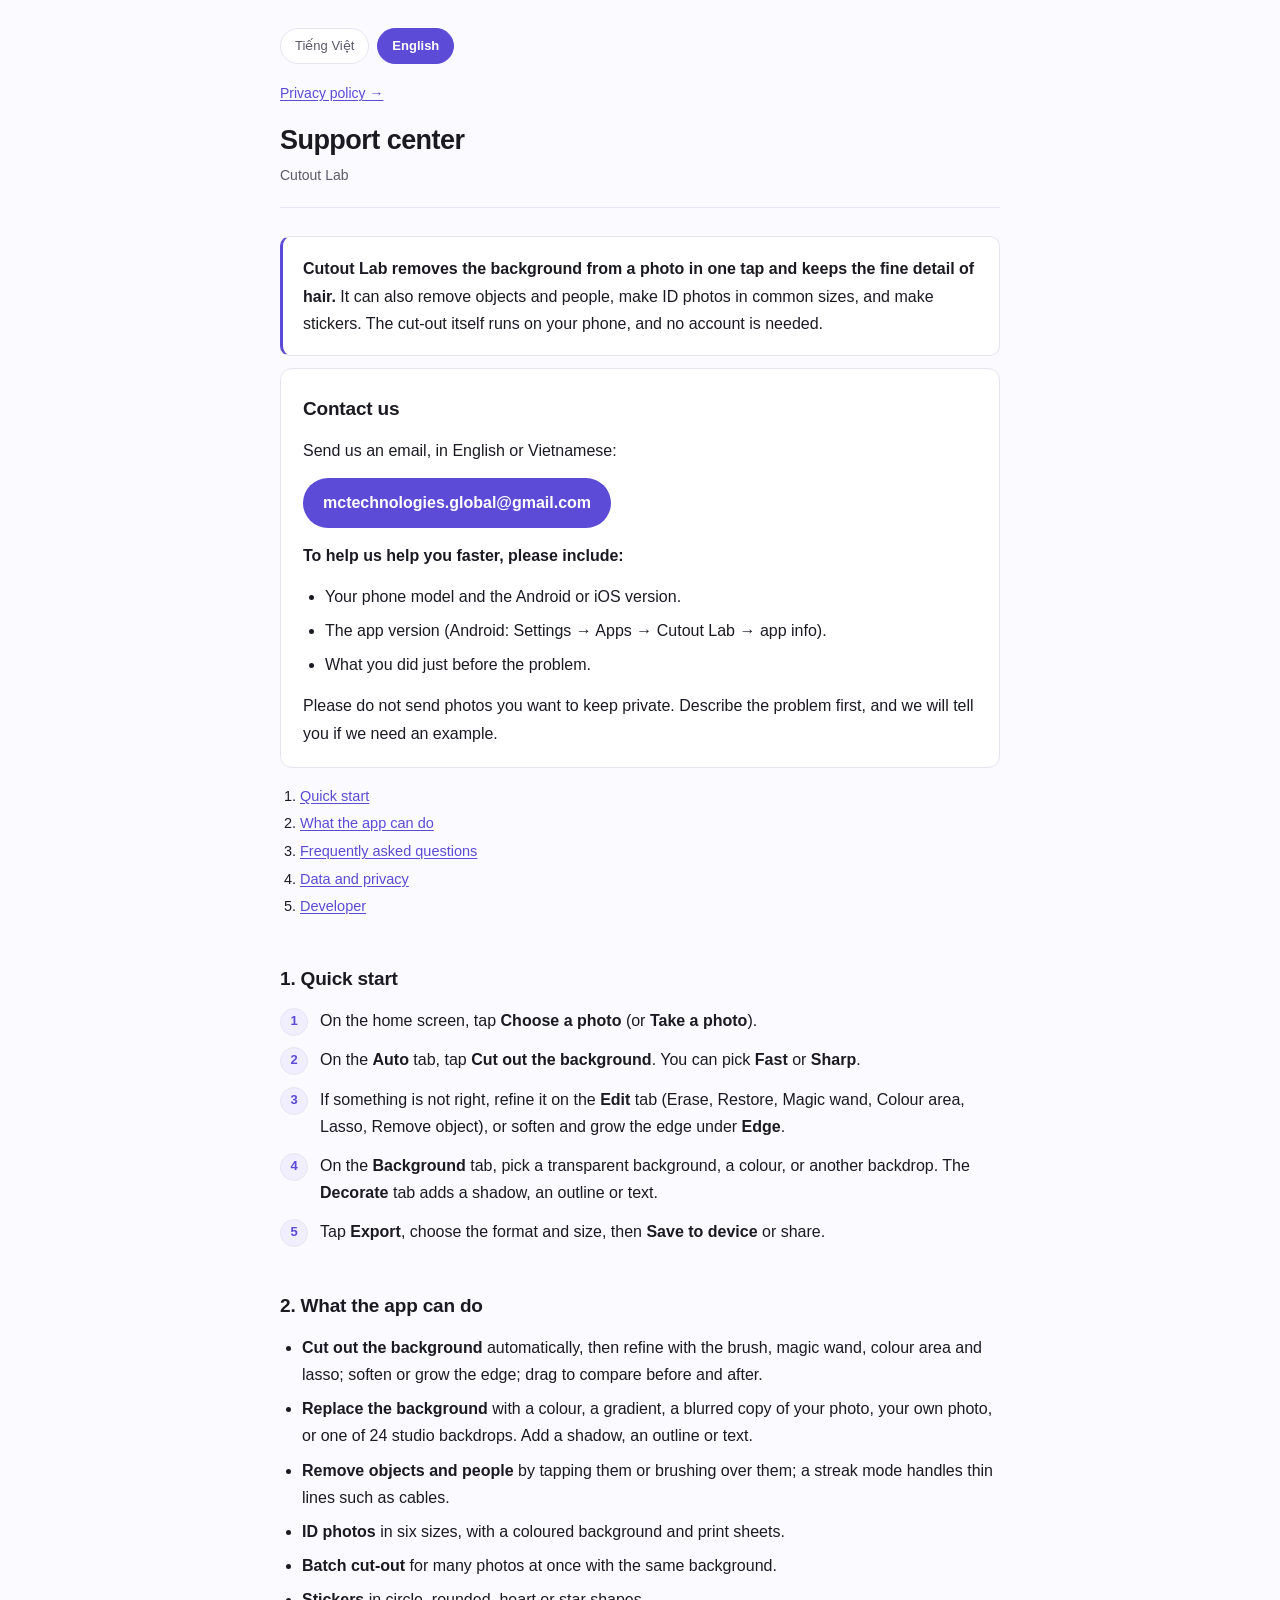
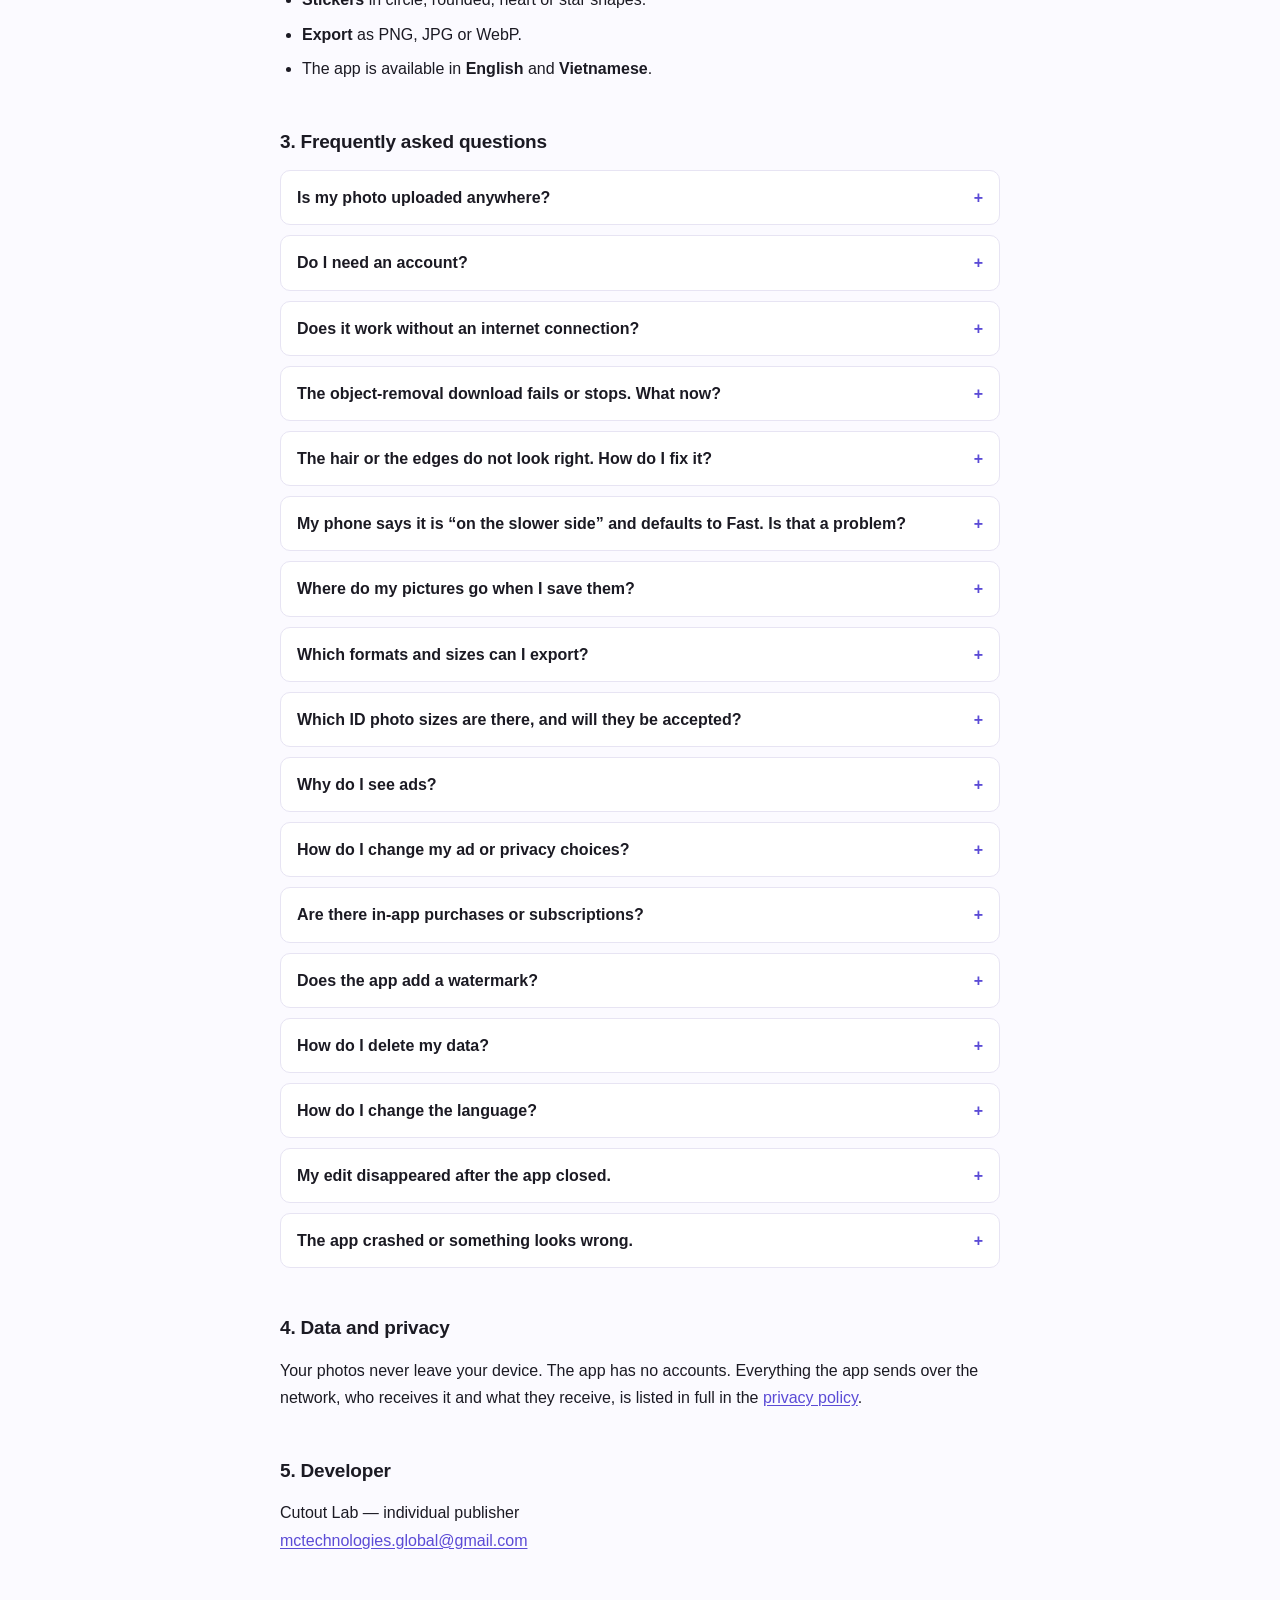
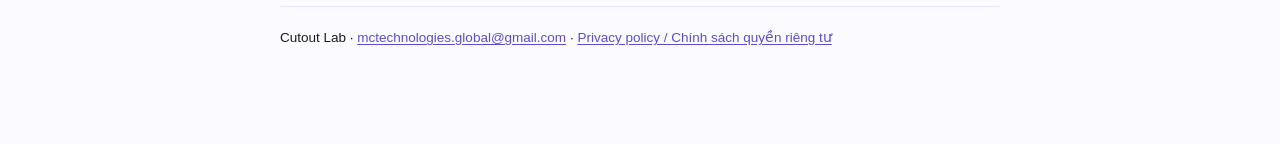
<file: cutoutlab/support.html>
<!doctype html>
<html lang="vi">
<head>
<meta charset="utf-8">
<meta name="viewport" content="width=device-width, initial-scale=1">
<title>Trung tâm hỗ trợ — Cutout Lab · Support</title>
<meta name="description" content="Trung tâm hỗ trợ của ứng dụng Cutout Lab: liên hệ, hướng dẫn nhanh và câu hỏi thường gặp · Support center of the Cutout Lab app.">
<link rel="stylesheet" href="legal.css">
<script>
  // Dat lop truoc khi ve, de khong nhay mot nhip tieng Viet roi moi doi sang tieng Anh.
  try {
    var l = localStorage.getItem('lang');
    if (!l) l = (navigator.language || '').toLowerCase().indexOf('vi') === 0 ? 'vi' : 'en';
    if (l === 'en') document.documentElement.className = 'lang-en';
  } catch (e) {}
</script>
</head>
<body>
<div class="wrap">

<div class="langbar">
  <button type="button" data-set="vi">Tiếng Việt</button>
  <button type="button" data-set="en">English</button>
</div>

<!-- ==================== TIẾNG VIỆT ==================== -->
<div data-lang="vi">

<p class="pagenav"><a href="privacy.html">Chính sách quyền riêng tư →</a></p>

<header>
  <h1>Trung tâm hỗ trợ</h1>
  <p class="sub">Cutout Lab</p>
</header>

<div class="lede">
  <p><strong>Cutout Lab tách nền ảnh chỉ bằng một chạm và giữ được từng sợi tóc.</strong> Ứng dụng còn xoá vật thể và người, làm ảnh thẻ theo các cỡ phổ biến, và làm sticker. Việc tách nền chạy ngay trên điện thoại của bạn, không cần tài khoản.</p>
</div>

<div class="card">
  <h2>Liên hệ</h2>
  <p>Gửi email cho chúng tôi, tiếng Việt hay English đều được:</p>
  <p><a class="btn" href="mailto:mctechnologies.global@gmail.com?subject=Cutout%20Lab%20-%20h%E1%BB%97%20tr%E1%BB%A3">mctechnologies.global@gmail.com</a></p>
  <p><strong>Để chúng tôi giúp nhanh hơn, hãy ghi:</strong></p>
  <ul>
    <li>Kiểu điện thoại và phiên bản Android hoặc iOS.</li>
    <li>Phiên bản ứng dụng (Android: Cài đặt → Ứng dụng → Cutout Lab → thông tin ứng dụng).</li>
    <li>Bạn đã làm gì ngay trước khi gặp sự cố.</li>
  </ul>
  <p>Đừng gửi những ảnh bạn muốn giữ riêng tư. Hãy mô tả sự cố trước, nếu cần ví dụ chúng tôi sẽ nói.</p>
</div>

<div class="toc">
<ol>
  <li><a href="#quick">Bắt đầu nhanh</a></li>
  <li><a href="#features">Ứng dụng làm được gì</a></li>
  <li><a href="#faq">Câu hỏi thường gặp</a></li>
  <li><a href="#data">Dữ liệu và quyền riêng tư</a></li>
  <li><a href="#developer">Nhà phát triển</a></li>
</ol>
</div>

<h2 id="quick">1. Bắt đầu nhanh</h2>

<ol class="steps">
  <li>Ở màn hình chính, chạm <strong>Chọn ảnh từ máy</strong> (hoặc <strong>Chụp ảnh mới</strong>).</li>
  <li>Ở tab <strong>Tự động</strong>, chạm <strong>Tách nền</strong>. Bạn có thể chọn chế độ <strong>Nhanh</strong> hoặc <strong>Sắc nét</strong>.</li>
  <li>Chưa ưng chỗ nào thì tinh chỉnh ở tab <strong>Chỉnh sửa</strong> (Xoá, Phục hồi, Đũa thần, Vùng màu, Lasso, Xoá vật thể) hoặc làm mềm và nới viền ở mục <strong>Viền cắt</strong>.</li>
  <li>Ở tab <strong>Nền</strong>, chọn nền trong suốt, một màu, hoặc nền khác. Tab <strong>Trang trí</strong> thêm bóng đổ, viền hoặc chữ.</li>
  <li>Chạm <strong>Xuất</strong>, chọn định dạng và kích thước, rồi <strong>Lưu vào máy</strong> hoặc chia sẻ.</li>
</ol>

<h2 id="features">2. Ứng dụng làm được gì</h2>

<ul>
  <li><strong>Tách nền tự động</strong>, rồi tinh chỉnh bằng cọ, đũa thần, vùng màu và lasso; làm mềm hoặc nới viền; kéo để so sánh trước và sau.</li>
  <li><strong>Đổi nền</strong> bằng một màu, dải màu, bản mờ của chính ảnh, ảnh của bạn, hoặc một trong 24 nền studio. Thêm bóng đổ, viền hoặc chữ.</li>
  <li><strong>Xoá vật thể và người</strong> bằng cách chạm vào chúng hoặc tô lên chúng; có chế độ vệt cho những thứ mảnh như dây cáp.</li>
  <li><strong>Ảnh thẻ</strong> sáu cỡ, nền màu tuỳ chọn, và khổ giấy in sẵn.</li>
  <li><strong>Tách nền hàng loạt</strong> nhiều ảnh một lượt với cùng một nền.</li>
  <li><strong>Sticker</strong> dạng tròn, bo góc, trái tim hoặc ngôi sao.</li>
  <li><strong>Xuất</strong> PNG, JPG hoặc WebP.</li>
  <li>Ứng dụng có <strong>tiếng Việt</strong> và <strong>English</strong>.</li>
</ul>

<h2 id="faq">3. Câu hỏi thường gặp</h2>

<details>
  <summary>Ảnh của tôi có bị tải lên đâu không?</summary>
  <div class="answer">
    <p>Không. Tách nền, xoá vật thể và làm ảnh thẻ đều chạy trên điện thoại của bạn, và ứng dụng không gửi ảnh của bạn cho chúng tôi hay bất kỳ ai. Vài thứ ứng dụng có gửi qua mạng, không thứ nào chứa ảnh, được liệt kê trong <a href="privacy.html">chính sách quyền riêng tư</a>.</p>
  </div>
</details>

<details>
  <summary>Tôi có cần tài khoản không?</summary>
  <div class="answer"><p>Không. Ứng dụng không có đăng nhập.</p></div>
</details>

<details>
  <summary>Dùng được khi không có mạng không?</summary>
  <div class="answer">
    <p>Việc tách nền thì được: các mô hình AI nằm sẵn trong ứng dụng. Xoá vật thể cần một mô hình khoảng 28 MB mà ứng dụng tải một lần, ở lần đầu bạn dùng; sau đó cũng dùng được khi không có mạng. Hiển thị quảng cáo và nhận thiết lập màu của ứng dụng thì cần kết nối.</p>
  </div>
</details>

<details>
  <summary>Mô hình xoá vật thể tải bị lỗi hoặc dừng giữa chừng. Làm sao?</summary>
  <div class="answer">
    <p>Kiểm tra kết nối rồi chạm tải lại. Lần tải bị ngắt sẽ tiếp tục từ chỗ đã dừng. Nếu ứng dụng báo tệp bị hỏng, nó sẽ bỏ tệp đó và bạn tải lại được. Ứng dụng tải từ một máy chủ mô hình công khai; nếu máy chủ đó đang ngừng, hãy thử lại sau.</p>
  </div>
</details>

<details>
  <summary>Viền tóc hoặc mép cắt chưa đẹp. Sửa thế nào?</summary>
  <div class="answer">
    <ul>
      <li>Chạm <strong>Tách nền lại</strong> ở chế độ <strong>Sắc nét</strong>: lâu hơn nhưng giữ chi tiết mịn hơn.</li>
      <li>Dùng tab <strong>Chỉnh sửa</strong>: <strong>Xoá</strong> để bỏ phần thừa, <strong>Phục hồi</strong> để lấy lại phần bị mất, <strong>Đũa thần</strong> hoặc <strong>Vùng màu</strong> cho cả mảng.</li>
      <li>Ở mục <strong>Viền cắt</strong>, làm mềm hoặc nới viền để mép bớt gắt hoặc bớt viền sáng.</li>
      <li>Giữ vào ảnh để xem ảnh gốc và so sánh.</li>
    </ul>
  </div>
</details>

<details>
  <summary>Điện thoại của tôi báo “chậm hơn” và mặc định chế độ Nhanh. Có sao không?</summary>
  <div class="answer">
    <p>Không sao. Lần đầu ứng dụng đo tốc độ máy và chọn chế độ mặc định cho hợp. Trên máy chậm đó là <strong>Nhanh</strong>. Chế độ <strong>Sắc nét</strong> vẫn dùng được, chỉ mất nhiều thời gian hơn.</p>
  </div>
</details>

<details>
  <summary>Ảnh được lưu ở đâu khi tôi bấm lưu?</summary>
  <div class="answer">
    <p>Vào thư viện ảnh của điện thoại. Trên Android, ảnh nằm trong album tên “Cutout Lab”. Ảnh thẻ được lưu dạng JPEG. Nếu bạn chạm chia sẻ, ảnh đi tới ứng dụng bạn chọn trong bảng chia sẻ của điện thoại. Bản chỉnh chưa xong được giữ trong ứng dụng dưới dạng dự án (xem bên dưới).</p>
  </div>
</details>

<details>
  <summary>Xuất được những định dạng và kích thước nào?</summary>
  <div class="answer">
    <p>PNG, JPG và WebP. PNG và WebP giữ nền trong suốt; JPG thì không, nên ảnh trong suốt sẽ được đặt lên nền trắng (hoặc nền bạn đã chọn). Bạn xuất theo kích thước gốc của ảnh, hoặc 2048 px, 1080 px, 512 px ở cạnh dài. Lối tắt sticker đặt ảnh vuông 512 px, WebP, nền trong suốt.</p>
  </div>
</details>

<details>
  <summary>Có những cỡ ảnh thẻ nào, và có được cơ quan chấp nhận không?</summary>
  <div class="answer">
    <p>Cỡ: 3×4 cm, 4×6 cm, 2×3 cm, 3,5×4,5 cm, 2×2 inch và 33×48 mm, với nền trắng, xanh nhạt, xanh, xám hoặc đỏ. Ảnh xuất ở 300 DPI, và bạn xếp được lên khổ giấy 10×15 cm, 13×18 cm hoặc A4 kèm dấu cắt. Ứng dụng căn đầu theo tỉ lệ được công bố cho từng cỡ, nhưng <strong>không</strong> kiểm tra ảnh của bạn theo quy định chính thức nào.</p>
    <p><strong>Quy định khác nhau giữa các nước và các cơ quan, nên hãy xem yêu cầu của nơi bạn nộp ảnh trước khi in hoặc tải lên.</strong></p>
  </div>
</details>

<details>
  <summary>Vì sao tôi thấy quảng cáo?</summary>
  <div class="answer">
    <p>Ứng dụng hiển thị quảng cáo do Google AdMob cung cấp: một biểu ngữ ở màn hình chính, và đôi khi một quảng cáo toàn màn hình sau khi bạn lưu ảnh xong. Quảng cáo không bao giờ nằm trong ảnh bạn xuất ra. Ở một số vùng, bạn sẽ thấy trước một thông báo hỏi đồng ý.</p>
  </div>
</details>

<details>
  <summary>Làm sao đổi lựa chọn về quảng cáo và quyền riêng tư?</summary>
  <div class="answer">
    <p>Trên màn hình chính, chạm <strong>Quyền riêng tư và quảng cáo</strong> nếu mục đó đang hiện; nó mở lại thông báo đồng ý. Bạn cũng có thể đặt lại hoặc xoá advertising ID trong cài đặt điện thoại, và tắt quảng cáo cá nhân hoá trong cài đặt quảng cáo của tài khoản Google. Chi tiết nằm trong <a href="privacy.html#ads">chính sách quyền riêng tư</a>.</p>
  </div>
</details>

<details>
  <summary>Có mua trong ứng dụng hay gói đăng ký không?</summary>
  <div class="answer"><p>Phiên bản này thì không.</p></div>
</details>

<details>
  <summary>Ứng dụng có đóng dấu (watermark) lên ảnh không?</summary>
  <div class="answer"><p>Không.</p></div>
</details>

<details>
  <summary>Làm sao xoá dữ liệu của tôi?</summary>
  <div class="answer">
    <ul>
      <li><strong>Một dự án đã lưu:</strong> ở màn hình chính, nhấn giữ dự án rồi chạm Xoá. Ảnh gốc trong thư viện của bạn vẫn còn.</li>
      <li><strong>Mọi thứ ứng dụng lưu:</strong> gỡ ứng dụng, hoặc xoá dữ liệu của nó trong cài đặt điện thoại (Cài đặt → Ứng dụng → Cutout Lab → Bộ nhớ → Xoá dữ liệu). Việc này xoá dự án đã lưu, thiết lập và mô hình đã tải.</li>
      <li><strong>Ảnh bạn đã lưu vào thư viện:</strong> xoá chúng trong thư viện ảnh; gỡ ứng dụng không xoá chúng.</li>
      <li><strong>Mã cài đặt Firebase:</strong> viết cho chúng tôi theo email ở trên và chúng tôi sẽ làm những gì trong khả năng.</li>
    </ul>
    <p>Danh sách đầy đủ nằm trong <a href="privacy.html#local">chính sách quyền riêng tư</a>.</p>
  </div>
</details>

<details>
  <summary>Làm sao đổi ngôn ngữ?</summary>
  <div class="answer"><p>Ở màn hình chính, chạm nút ngôn ngữ (biểu tượng dịch, góc trên bên phải) và chọn Tiếng Việt, English hoặc Theo máy.</p></div>
</details>

<details>
  <summary>Bản chỉnh của tôi biến mất sau khi ứng dụng đóng.</summary>
  <div class="answer">
    <p>Mở màn hình chính: các dự án gần đây nằm ở mục <strong>Dự án gần đây</strong>, và nếu ứng dụng bị đóng giữa lúc chỉnh, nó sẽ đề nghị khôi phục. Ứng dụng giữ tối đa 24 dự án.</p>
  </div>
</details>

<details>
  <summary>Ứng dụng bị lỗi hoặc có gì đó trông không đúng.</summary>
  <div class="answer">
    <p>Viết cho <a href="mailto:mctechnologies.global@gmail.com">mctechnologies.global@gmail.com</a> kèm kiểu điện thoại, phiên bản hệ điều hành, phiên bản ứng dụng và các bước dẫn tới lỗi.</p>
  </div>
</details>

<h2 id="data">4. Dữ liệu và quyền riêng tư</h2>

<p>Ảnh của bạn không rời khỏi máy. Ứng dụng không có tài khoản. Mọi thứ ứng dụng gửi qua mạng, ai nhận và nhận gì, được liệt kê đầy đủ trong <a href="privacy.html">chính sách quyền riêng tư</a>.</p>

<h2 id="developer">5. Nhà phát triển</h2>

<p>Cutout Lab — cá nhân phát hành<br>
<a href="mailto:mctechnologies.global@gmail.com">mctechnologies.global@gmail.com</a></p>

</div>

<!-- ==================== ENGLISH ==================== -->
<div data-lang="en">

<p class="pagenav"><a href="privacy.html">Privacy policy →</a></p>

<header>
  <h1>Support center</h1>
  <p class="sub">Cutout Lab</p>
</header>

<div class="lede">
  <p><strong>Cutout Lab removes the background from a photo in one tap and keeps the fine detail of hair.</strong> It can also remove objects and people, make ID photos in common sizes, and make stickers. The cut-out itself runs on your phone, and no account is needed.</p>
</div>

<div class="card">
  <h2>Contact us</h2>
  <p>Send us an email, in English or Vietnamese:</p>
  <p><a class="btn" href="mailto:mctechnologies.global@gmail.com?subject=Cutout%20Lab%20-%20support">mctechnologies.global@gmail.com</a></p>
  <p><strong>To help us help you faster, please include:</strong></p>
  <ul>
    <li>Your phone model and the Android or iOS version.</li>
    <li>The app version (Android: Settings → Apps → Cutout Lab → app info).</li>
    <li>What you did just before the problem.</li>
  </ul>
  <p>Please do not send photos you want to keep private. Describe the problem first, and we will tell you if we need an example.</p>
</div>

<div class="toc">
<ol>
  <li><a href="#quick-en">Quick start</a></li>
  <li><a href="#features-en">What the app can do</a></li>
  <li><a href="#faq-en">Frequently asked questions</a></li>
  <li><a href="#data-en">Data and privacy</a></li>
  <li><a href="#developer-en">Developer</a></li>
</ol>
</div>

<h2 id="quick-en">1. Quick start</h2>

<ol class="steps">
  <li>On the home screen, tap <strong>Choose a photo</strong> (or <strong>Take a photo</strong>).</li>
  <li>On the <strong>Auto</strong> tab, tap <strong>Cut out the background</strong>. You can pick <strong>Fast</strong> or <strong>Sharp</strong>.</li>
  <li>If something is not right, refine it on the <strong>Edit</strong> tab (Erase, Restore, Magic wand, Colour area, Lasso, Remove object), or soften and grow the edge under <strong>Edge</strong>.</li>
  <li>On the <strong>Background</strong> tab, pick a transparent background, a colour, or another backdrop. The <strong>Decorate</strong> tab adds a shadow, an outline or text.</li>
  <li>Tap <strong>Export</strong>, choose the format and size, then <strong>Save to device</strong> or share.</li>
</ol>

<h2 id="features-en">2. What the app can do</h2>

<ul>
  <li><strong>Cut out the background</strong> automatically, then refine with the brush, magic wand, colour area and lasso; soften or grow the edge; drag to compare before and after.</li>
  <li><strong>Replace the background</strong> with a colour, a gradient, a blurred copy of your photo, your own photo, or one of 24 studio backdrops. Add a shadow, an outline or text.</li>
  <li><strong>Remove objects and people</strong> by tapping them or brushing over them; a streak mode handles thin lines such as cables.</li>
  <li><strong>ID photos</strong> in six sizes, with a coloured background and print sheets.</li>
  <li><strong>Batch cut-out</strong> for many photos at once with the same background.</li>
  <li><strong>Stickers</strong> in circle, rounded, heart or star shapes.</li>
  <li><strong>Export</strong> as PNG, JPG or WebP.</li>
  <li>The app is available in <strong>English</strong> and <strong>Vietnamese</strong>.</li>
</ul>

<h2 id="faq-en">3. Frequently asked questions</h2>

<details>
  <summary>Is my photo uploaded anywhere?</summary>
  <div class="answer">
    <p>No. Cutting out the background, removing objects and making ID photos all happen on your phone, and the app never sends your photos to us or anyone else. The few things the app does send over the network, none of which contains a photo, are listed in the <a href="privacy.html">privacy policy</a>.</p>
  </div>
</details>

<details>
  <summary>Do I need an account?</summary>
  <div class="answer"><p>No. There is no sign-in.</p></div>
</details>

<details>
  <summary>Does it work without an internet connection?</summary>
  <div class="answer">
    <p>The background cut-out does: its AI models are inside the app. Object removal needs a model of about 28 MB that the app downloads once, the first time you use it; after that it works without a connection too. Showing ads and receiving the app's colour settings need a connection.</p>
  </div>
</details>

<details>
  <summary>The object-removal download fails or stops. What now?</summary>
  <div class="answer">
    <p>Check your connection and tap the download again. A download that was interrupted continues where it stopped. If the app says the file is damaged, it discards it and you can download it again. The app downloads from a public model host; if that host is down, try again later.</p>
  </div>
</details>

<details>
  <summary>The hair or the edges do not look right. How do I fix it?</summary>
  <div class="answer">
    <ul>
      <li>Tap <strong>Cut out again</strong> in <strong>Sharp</strong> mode: it takes longer but keeps finer detail.</li>
      <li>Use the <strong>Edit</strong> tab: <strong>Erase</strong> to remove leftovers, <strong>Restore</strong> to bring back anything that was lost, <strong>Magic wand</strong> or <strong>Colour area</strong> for whole regions.</li>
      <li>Under <strong>Edge</strong>, soften or grow the edge to take the harshness or a light fringe out.</li>
      <li>Hold on the picture to see the original and compare.</li>
    </ul>
  </div>
</details>

<details>
  <summary>My phone says it is “on the slower side” and defaults to Fast. Is that a problem?</summary>
  <div class="answer">
    <p>No. The first time, the app times your phone and picks a sensible default. On a slower phone that is <strong>Fast</strong>. <strong>Sharp</strong> still works, it just takes longer.</p>
  </div>
</details>

<details>
  <summary>Where do my pictures go when I save them?</summary>
  <div class="answer">
    <p>Into your phone's photo library. On Android they appear in an album called “Cutout Lab”. ID photos are saved as JPEG files. If you tap share instead, the picture goes to the app you choose from your phone's share sheet. Unfinished edits are kept inside the app as projects (below).</p>
  </div>
</details>

<details>
  <summary>Which formats and sizes can I export?</summary>
  <div class="answer">
    <p>PNG, JPG and WebP. PNG and WebP keep transparency; JPG does not, so a transparent picture is placed on white (or on the background you chose). You can export at the photo's original size, or at 2048 px, 1080 px or 512 px on the longest side. The sticker shortcut sets a square 512 px WebP with a transparent background.</p>
  </div>
</details>

<details>
  <summary>Which ID photo sizes are there, and will they be accepted?</summary>
  <div class="answer">
    <p>Sizes: 3×4 cm, 4×6 cm, 2×3 cm, 3.5×4.5 cm, 2×2 inch and 33×48 mm, with a white, light blue, blue, grey or red background. Photos export at 300 DPI, and you can lay them out on 10×15 cm, 13×18 cm or A4 sheets with cut marks. The app frames the head using the ratios published for each size, but it does <strong>not</strong> check your photo against any official rules.</p>
    <p><strong>Rules differ between countries and offices, so check the requirements of the authority you submit to before you print or upload.</strong></p>
  </div>
</details>

<details>
  <summary>Why do I see ads?</summary>
  <div class="answer">
    <p>The app shows ads served by Google AdMob: a banner on the home screen, and sometimes a full-screen ad after you finish saving a picture. Ads are never inside the photo you export. In some regions you will first see a message asking for your consent.</p>
  </div>
</details>

<details>
  <summary>How do I change my ad or privacy choices?</summary>
  <div class="answer">
    <p>On the home screen, tap <strong>Privacy and ads</strong> if it is shown; it reopens the consent message. You can also reset or delete your advertising ID in your phone's settings, and turn off personalised ads in your Google account's ad settings. Details are in the <a href="privacy.html#ads-en">privacy policy</a>.</p>
  </div>
</details>

<details>
  <summary>Are there in-app purchases or subscriptions?</summary>
  <div class="answer"><p>Not in this version.</p></div>
</details>

<details>
  <summary>Does the app add a watermark?</summary>
  <div class="answer"><p>No.</p></div>
</details>

<details>
  <summary>How do I delete my data?</summary>
  <div class="answer">
    <ul>
      <li><strong>One saved project:</strong> on the home screen, press and hold the project, then tap Delete. The original photo in your library stays.</li>
      <li><strong>Everything the app stores:</strong> uninstall the app, or clear its storage in your phone's settings (Settings → Apps → Cutout Lab → Storage → Clear data). This removes saved projects, settings and the downloaded model.</li>
      <li><strong>Pictures you saved to your photo library:</strong> delete them in your photo library; uninstalling the app does not remove them.</li>
      <li><strong>Firebase installation ID:</strong> write to us at the email above and we will do what we can.</li>
    </ul>
    <p>The full list is in the <a href="privacy.html#local-en">privacy policy</a>.</p>
  </div>
</details>

<details>
  <summary>How do I change the language?</summary>
  <div class="answer"><p>On the home screen, open the language button (the translate icon, top right) and choose English, Vietnamese, or Match device.</p></div>
</details>

<details>
  <summary>My edit disappeared after the app closed.</summary>
  <div class="answer">
    <p>Open the home screen: recent projects are listed under <strong>Recent projects</strong>, and if the app was closed during an edit it offers to restore it. The app keeps up to 24 projects.</p>
  </div>
</details>

<details>
  <summary>The app crashed or something looks wrong.</summary>
  <div class="answer">
    <p>Write to <a href="mailto:mctechnologies.global@gmail.com">mctechnologies.global@gmail.com</a> with your phone model, system version and app version, and the steps that led to it.</p>
  </div>
</details>

<h2 id="data-en">4. Data and privacy</h2>

<p>Your photos never leave your device. The app has no accounts. Everything the app sends over the network, who receives it and what they receive, is listed in full in the <a href="privacy.html">privacy policy</a>.</p>

<h2 id="developer-en">5. Developer</h2>

<p>Cutout Lab — individual publisher<br>
<a href="mailto:mctechnologies.global@gmail.com">mctechnologies.global@gmail.com</a></p>

</div>

<footer>
  <p>Cutout Lab · <a href="mailto:mctechnologies.global@gmail.com">mctechnologies.global@gmail.com</a> ·
  <a href="privacy.html">Privacy policy / Chính sách quyền riêng tư</a></p>
</footer>

</div>

<script>
(function () {
  var root = document.documentElement;
  var btns = document.querySelectorAll('.langbar button');
  function apply(lang) {
    root.className = lang === 'en' ? 'lang-en' : '';
    root.lang = lang;
    btns.forEach(function (b) {
      b.setAttribute('aria-pressed', b.dataset.set === lang ? 'true' : 'false');
    });
    try { localStorage.setItem('lang', lang); } catch (e) {}
  }
  btns.forEach(function (b) {
    b.addEventListener('click', function () { apply(b.dataset.set); });
  });
  apply(root.className === 'lang-en' ? 'en' : 'vi');
})();
</script>

</body>
</html>
</file>
<file: legal.css>
/* Kieu dung chung cho chinh sach bao mat va dieu khoan.
   Khong tai font ngoai, khong script ngoai: mot trang phap ly phai doc duoc ca khi
   mang xau, va khong nen tu no lai la mot nguon theo dau nguoi doc. */

:root {
  color-scheme: light dark;
  --bg: #fffdfc;
  --card: #ffffff;
  --ink: #1d1a1e;
  --ink-soft: #5f5a63;
  --line: #eee3ea;
  --accent: #d6467f;
  --accent-soft: #fdf2f7;
  --warn-bg: #fff8e6;
  --warn-line: #f0d79a;
}

@media (prefers-color-scheme: dark) {
  :root {
    --bg: #131116;
    --card: #1b181f;
    --ink: #f3eff5;
    --ink-soft: #a49dab;
    --line: #2c2731;
    --accent: #ff8fb8;
    --accent-soft: #241a20;
    --warn-bg: #241f14;
    --warn-line: #4d3f22;
  }
}

* { box-sizing: border-box; }

body {
  margin: 0;
  background: var(--bg);
  color: var(--ink);
  font: 16px/1.7 -apple-system, BlinkMacSystemFont, "Segoe UI", Roboto,
        "Helvetica Neue", Arial, sans-serif;
  -webkit-text-size-adjust: 100%;
}

.wrap { max-width: 760px; margin: 0 auto; padding: 28px 20px 80px; }

header { border-bottom: 1px solid var(--line); padding-bottom: 20px; margin-bottom: 28px; }
h1 { font-size: 27px; line-height: 1.25; margin: 0 0 6px; letter-spacing: -0.02em; }
.sub { color: var(--ink-soft); font-size: 14px; margin: 0; }

h2 {
  font-size: 19px;
  margin: 40px 0 12px;
  padding-top: 4px;
  letter-spacing: -0.01em;
}
h3 { font-size: 15px; margin: 24px 0 8px; }
p, li { color: var(--ink); }
p { margin: 0 0 14px; }
ul, ol { margin: 0 0 14px; padding-left: 22px; }
li { margin-bottom: 7px; }
a { color: var(--accent); text-decoration: underline; text-underline-offset: 2px; }
strong { font-weight: 650; }
code {
  font: 13px/1.5 ui-monospace, SFMono-Regular, Menlo, Consolas, monospace;
  background: var(--accent-soft);
  padding: 1px 5px;
  border-radius: 4px;
}

/* Khoi "noi ngay tu dau" — phan quan trong nhat cua trang, dat truoc muc luc. */
.lede {
  background: var(--card);
  border: 1px solid var(--line);
  border-left: 3px solid var(--accent);
  border-radius: 10px;
  padding: 18px 20px;
  margin: 0 0 12px;
}
.lede p:last-child { margin-bottom: 0; }

.note {
  background: var(--warn-bg);
  border: 1px solid var(--warn-line);
  border-radius: 10px;
  padding: 14px 18px;
  margin: 18px 0;
  font-size: 14.5px;
}
.note p:last-child { margin-bottom: 0; }

.toc { font-size: 14.5px; }
.toc ol { padding-left: 20px; }
.toc li { margin-bottom: 3px; }

/* Bang: phai cuon duoc theo chieu ngang tren dien thoai, khong lam ca trang cuon. */
.scroll { overflow-x: auto; margin: 0 0 18px; -webkit-overflow-scrolling: touch; }
table { border-collapse: collapse; width: 100%; min-width: 520px; font-size: 14px; }
th, td { text-align: left; padding: 10px 12px; border-bottom: 1px solid var(--line); vertical-align: top; }
th { font-weight: 650; color: var(--ink-soft); font-size: 12.5px; text-transform: uppercase; letter-spacing: 0.04em; }
tbody tr:last-child td { border-bottom: none; }

.chips { display: flex; flex-wrap: wrap; gap: 6px; margin: 0 0 16px; padding: 0; list-style: none; }
.chips li {
  font: 13px/1 ui-monospace, SFMono-Regular, Menlo, Consolas, monospace;
  background: var(--accent-soft);
  border: 1px solid var(--line);
  border-radius: 20px;
  padding: 6px 11px;
  margin: 0;
}

footer {
  margin-top: 52px;
  padding-top: 20px;
  border-top: 1px solid var(--line);
  color: var(--ink-soft);
  font-size: 13.5px;
}

/* Chuyen ngon ngu. Khong co JavaScript thi chi hien tieng Viet — van la mot van ban
   day du, tot hon la an mat mot nua. */
[data-lang="en"] { display: none; }
html.lang-en [data-lang="vi"] { display: none; }
html.lang-en [data-lang="en"] { display: block; }
html.lang-en li[data-lang="en"] { display: list-item; }
html.lang-en span[data-lang="en"] { display: inline; }

.langbar { display: flex; gap: 8px; margin-bottom: 18px; }
.langbar button {
  font: inherit;
  font-size: 13px;
  padding: 6px 14px;
  border-radius: 20px;
  border: 1px solid var(--line);
  background: var(--card);
  color: var(--ink-soft);
  cursor: pointer;
}
.langbar button[aria-pressed="true"] {
  background: var(--accent);
  border-color: var(--accent);
  color: #fff;
  font-weight: 600;
}

@media print {
  .langbar { display: none; }
  [data-lang="en"], html.lang-en [data-lang="vi"] { display: block; }
  body { background: #fff; color: #000; }
}
</file>
<file: cutoutlab/legal.css>
/* Kieu dung chung cho chinh sach quyen rieng tu va trang ho tro cua Cutout Lab.
   Cung cau truc voi legal.css cua Emoji Battery (song ngu bang cap lop tren <html>),
   doi sang mau tim cua Cutout Lab.
   Khong tai font ngoai, khong script ngoai: mot trang phap ly phai doc duoc ca khi
   mang xau, va khong nen tu no lai la mot nguon theo dau nguoi doc. */

:root {
  color-scheme: light dark;
  --bg: #fbfaff;
  --card: #ffffff;
  --ink: #1b1a23;
  --ink-soft: #5d5a6b;
  --line: #e7e4f3;
  --accent: #5b4bd6;
  --accent-soft: #f1efff;
  --accent-ink: #ffffff;
  --warn-bg: #fff8e6;
  --warn-line: #f0d79a;
}

@media (prefers-color-scheme: dark) {
  :root {
    --bg: #0f0e14;
    --card: #181721;
    --ink: #f1eff8;
    --ink-soft: #a29fb3;
    --line: #2b2938;
    --accent: #a99bff;
    --accent-soft: #1f1d2e;
    --accent-ink: #14121f;
    --warn-bg: #241f14;
    --warn-line: #4d3f22;
  }
}

* { box-sizing: border-box; }

body {
  margin: 0;
  background: var(--bg);
  color: var(--ink);
  font: 16px/1.7 -apple-system, BlinkMacSystemFont, "Segoe UI", Roboto,
        "Helvetica Neue", Arial, sans-serif;
  -webkit-text-size-adjust: 100%;
}

.wrap { max-width: 760px; margin: 0 auto; padding: 28px 20px 80px; }

header { border-bottom: 1px solid var(--line); padding-bottom: 20px; margin-bottom: 28px; }
h1 { font-size: 27px; line-height: 1.25; margin: 0 0 6px; letter-spacing: -0.02em; }
.sub { color: var(--ink-soft); font-size: 14px; margin: 0; }

h2 {
  font-size: 19px;
  margin: 40px 0 12px;
  padding-top: 4px;
  letter-spacing: -0.01em;
  scroll-margin-top: 16px;
}
h3 { font-size: 15px; margin: 24px 0 8px; }
p, li { color: var(--ink); }
p { margin: 0 0 14px; }
ul, ol { margin: 0 0 14px; padding-left: 22px; }
li { margin-bottom: 7px; }
a { color: var(--accent); text-decoration: underline; text-underline-offset: 2px; }
strong { font-weight: 650; }
code {
  font: 13px/1.5 ui-monospace, SFMono-Regular, Menlo, Consolas, monospace;
  background: var(--accent-soft);
  padding: 1px 5px;
  border-radius: 4px;
}

/* Khoi "noi ngay tu dau" — phan quan trong nhat cua trang, dat truoc muc luc. */
.lede {
  background: var(--card);
  border: 1px solid var(--line);
  border-left: 3px solid var(--accent);
  border-radius: 10px;
  padding: 18px 20px;
  margin: 0 0 12px;
}
.lede p:last-child { margin-bottom: 0; }

.note {
  background: var(--warn-bg);
  border: 1px solid var(--warn-line);
  border-radius: 10px;
  padding: 14px 18px;
  margin: 18px 0;
  font-size: 14.5px;
}
.note p:last-child { margin-bottom: 0; }

.toc { font-size: 14.5px; }
.toc ol { padding-left: 20px; }
.toc li { margin-bottom: 3px; }

/* Bang: phai cuon duoc theo chieu ngang tren dien thoai, khong lam ca trang cuon. */
.scroll { overflow-x: auto; margin: 0 0 18px; -webkit-overflow-scrolling: touch; }
table { border-collapse: collapse; width: 100%; min-width: 520px; font-size: 14px; }
th, td { text-align: left; padding: 10px 12px; border-bottom: 1px solid var(--line); vertical-align: top; }
th { font-weight: 650; color: var(--ink-soft); font-size: 12.5px; text-transform: uppercase; letter-spacing: 0.04em; }
tbody tr:last-child td { border-bottom: none; }

/* ---- Trang ho tro ---- */

.card {
  background: var(--card);
  border: 1px solid var(--line);
  border-radius: 12px;
  padding: 20px 22px;
  margin: 0 0 16px;
}
.card h2, .card h3 { margin-top: 0; }
.card p:last-child { margin-bottom: 0; }

.btn {
  display: inline-block;
  background: var(--accent);
  color: var(--accent-ink);
  text-decoration: none;
  font-weight: 650;
  padding: 11px 20px;
  border-radius: 999px;
}
.btn:hover { opacity: 0.92; }

.steps { counter-reset: step; list-style: none; padding-left: 0; }
.steps li {
  counter-increment: step;
  position: relative;
  padding-left: 40px;
  margin-bottom: 12px;
}
.steps li::before {
  content: counter(step);
  position: absolute;
  left: 0;
  top: 1px;
  width: 26px;
  height: 26px;
  border-radius: 50%;
  background: var(--accent-soft);
  border: 1px solid var(--line);
  color: var(--accent);
  font-weight: 650;
  font-size: 13px;
  line-height: 24px;
  text-align: center;
}

details {
  border: 1px solid var(--line);
  border-radius: 10px;
  background: var(--card);
  margin: 0 0 10px;
}
details[open] { border-color: var(--accent); }
summary {
  cursor: pointer;
  padding: 13px 16px;
  font-weight: 600;
  list-style: none;
}
summary::-webkit-details-marker { display: none; }
summary::after { content: "+"; float: right; color: var(--accent); font-weight: 700; }
details[open] summary::after { content: "\2212"; }
details .answer { padding: 0 16px 6px; }
details .answer p:last-child, details .answer ul:last-child { margin-bottom: 10px; }

footer {
  margin-top: 52px;
  padding-top: 20px;
  border-top: 1px solid var(--line);
  color: var(--ink-soft);
  font-size: 13.5px;
}

.pagenav { font-size: 14px; margin: 0 0 18px; color: var(--ink-soft); }
.pagenav a { margin-right: 14px; }

/* Chuyen ngon ngu. Khong co JavaScript thi chi hien tieng Viet — van la mot van ban
   day du, tot hon la an mat mot nua. */
[data-lang="en"] { display: none; }
html.lang-en [data-lang="vi"] { display: none; }
html.lang-en [data-lang="en"] { display: block; }

.langbar { display: flex; gap: 8px; margin-bottom: 18px; }
.langbar button {
  font: inherit;
  font-size: 13px;
  padding: 6px 14px;
  border-radius: 20px;
  border: 1px solid var(--line);
  background: var(--card);
  color: var(--ink-soft);
  cursor: pointer;
}
.langbar button[aria-pressed="true"] {
  background: var(--accent);
  border-color: var(--accent);
  color: var(--accent-ink);
  font-weight: 600;
}

@media print {
  .langbar, .pagenav { display: none; }
  [data-lang="en"], html.lang-en [data-lang="vi"] { display: block; }
  body { background: #fff; color: #000; }
  details { border: none; }
  details > :not(summary) { display: block; }
}
</file>
